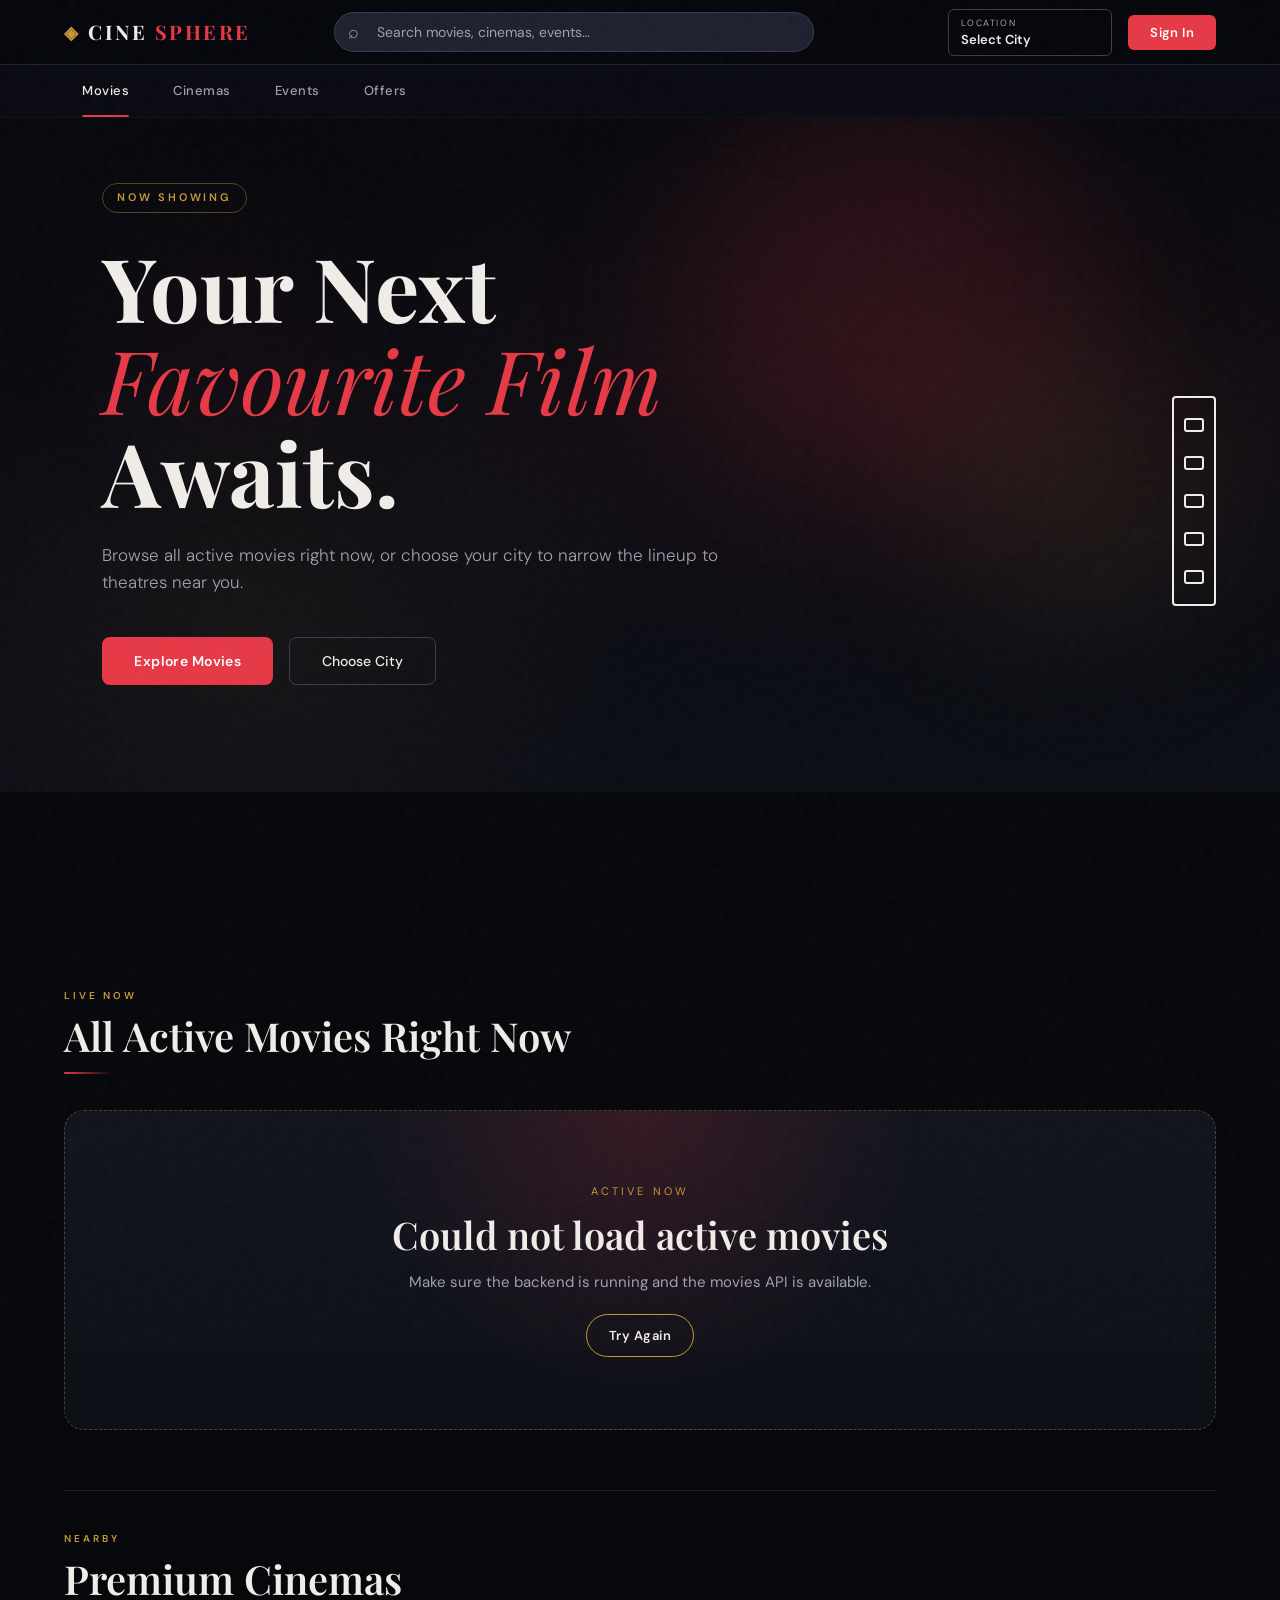
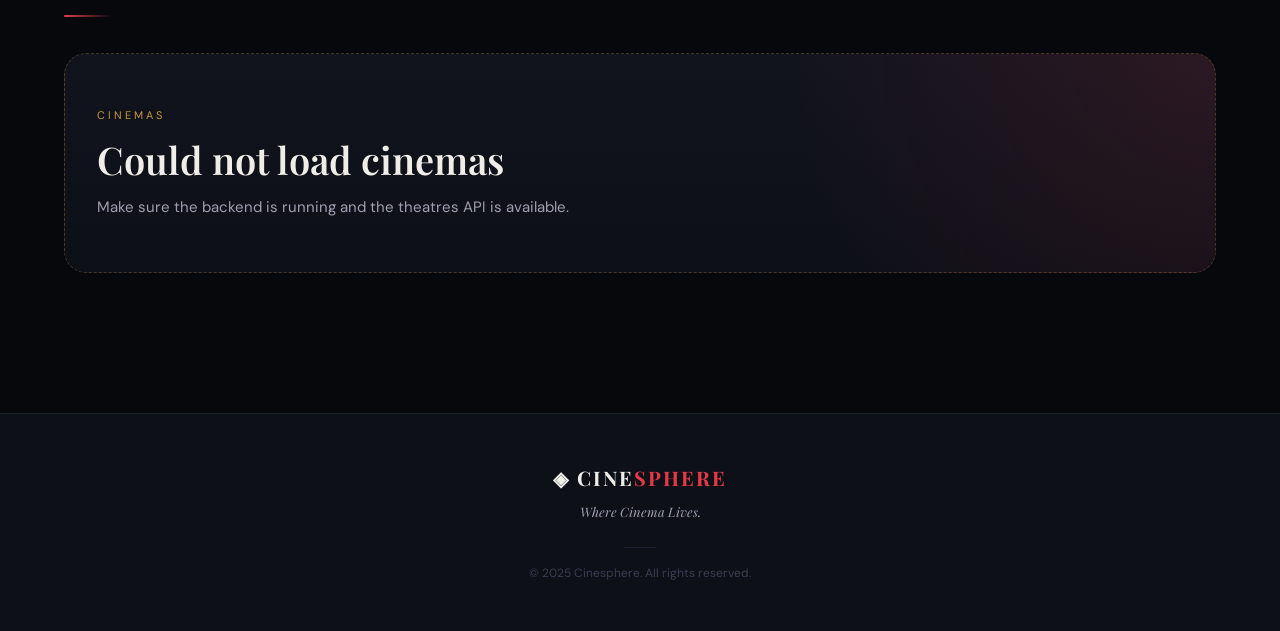
<file: index.html>
<!DOCTYPE html>
<html lang="en">

<head>
    <meta charset="UTF-8">
    <meta name="viewport" content="width=device-width, initial-scale=1.0">
    <title>Cinesphere — Where Cinema Lives</title>
    <link rel="stylesheet" href="index.css">
    <link rel="preconnect" href="https://fonts.googleapis.com">
    <link rel="preconnect" href="https://fonts.gstatic.com" crossorigin>
    <link href="https://fonts.googleapis.com/css2?family=Playfair+Display:ital,wght@0,400;0,600;0,700;1,400&family=DM+Sans:wght@300;400;500;600&display=swap" rel="stylesheet">
</head>

<body>

    <!-- Film grain overlay -->
    <div class="grain-overlay"></div>

    <!-- NAVBAR -->
    <nav class="navbar" id="navbar">
        <div class="nav-inner">
            <div class="logo">
                <span class="logo-icon">◈</span>
                CINE<span class="logo-accent">SPHERE</span>
            </div>

            <div class="search-bar">
                <span class="search-icon">⌕</span>
                <input type="search" placeholder="Search movies, cinemas, events…">
            </div>

            <div class="nav-right">
                <button id="cityPickerBtn" class="city-picker-btn" type="button" aria-haspopup="dialog" aria-controls="cityModal">
                    <span class="city-picker-kicker">Location</span>
                    <span id="selectedCityText">Select City</span>
                </button>

                <div id="nav-auth">
                    <button id="authBtn" class="login-btn">
                        <span>Sign In</span>
                    </button>
                    <div id="profile-dropdown" class="dropdown-content" style="display:none;">
                        <div class="user-info">
                            <div class="user-avatar-large">👤</div>
                            <strong id="user-name-display"></strong>
                            <span id="user-email-display"></span>
                            <span id="user-phone-display"></span>
                        </div>
                        <div class="dropdown-divider"></div>
                        <a href="my-bookings.html" class="dropdown-link">
                            <span class="dropdown-icon">🎟</span> My Bookings
                        </a>
                        <a href="#" class="dropdown-link logout-link" onclick="logout()">
                            <span class="dropdown-icon">⎋</span> Sign Out
                        </a>
                    </div>
                </div>
            </div>
        </div>

        <div class="nav-strip">
            <ul class="nav-links">
                <li id="showAllMovies" class="nav-link-item active-nav">
                    <span>Movies</span>
                    <div class="nav-underline"></div>
                </li>
                <li id="showAllCinemas" class="nav-link-item">
                    <span>Cinemas</span>
                    <div class="nav-underline"></div>
                </li>
                <li class="nav-link-item">
                    <span>Events</span>
                    <div class="nav-underline"></div>
                </li>
                <li class="nav-link-item">
                    <span>Offers</span>
                    <div class="nav-underline"></div>
                </li>
            </ul>
        </div>
    </nav>

    <!-- HERO BANNER -->
    <section class="hero-banner">
        <div class="hero-bg">
            <div class="hero-gradient"></div>
            <div class="hero-orbs">
                <div class="orb orb-1"></div>
                <div class="orb orb-2"></div>
                <div class="orb orb-3"></div>
            </div>
        </div>
        <div class="hero-content">
            <div class="hero-eyebrow">NOW SHOWING</div>
            <h1 class="hero-title">Your Next<br><em>Favourite Film</em><br>Awaits.</h1>
            <p class="hero-subtitle" id="heroSubtitle">Browse all active movies right now, or choose your city to narrow the lineup to theatres near you.</p>
            <div class="hero-actions">
                <button class="btn-primary" id="exploreMoviesBtn" type="button">
                    Explore Movies
                </button>
                <button class="btn-ghost" id="chooseCityBtn" type="button">
                    Choose City
                </button>
            </div>
        </div>
        <div class="hero-decoration">
            <div class="film-strip">
                <div class="strip-hole"></div>
                <div class="strip-hole"></div>
                <div class="strip-hole"></div>
                <div class="strip-hole"></div>
                <div class="strip-hole"></div>
            </div>
        </div>
    </section>

    <!-- MAIN CONTENT -->
    <main class="content">

        <!-- Movies Section -->
        <section class="movies-section" id="moviesSection">
            <div class="section-header">
                <div class="section-label" id="moviesSectionLabel">LIVE NOW</div>
                <h2 class="section-title" id="moviesSectionTitle">All Active Movies Right Now</h2>
                <div class="section-line"></div>
            </div>
            <div class="movie-grid" id="movieGrid">
                <!-- Skeleton loaders -->
                <div class="skeleton-card"></div>
                <div class="skeleton-card"></div>
                <div class="skeleton-card"></div>
                <div class="skeleton-card"></div>
                <div class="skeleton-card"></div>
            </div>
        </section>

        <!-- Cinemas Section -->
        <section class="cinemas-section" id="cinemasSection">
            <div class="section-header">
                <div class="section-label">NEARBY</div>
                <h2 class="section-title">Premium Cinemas</h2>
                <div class="section-line"></div>
            </div>
            <div class="cinema-list-shell" id="cinemaGrid">
                <div class="cinema-list-state">
                    <div class="movie-grid-state-eyebrow">CINEMAS</div>
                    <h3 class="movie-grid-state-title">Loading theatres...</h3>
                    <p class="movie-grid-state-copy">Fetching theatres available for your current city selection.</p>
                </div>
            </div>
        </section>

    </main>

    <!-- FOOTER -->
    <footer class="footer">
        <div class="footer-inner">
            <div class="footer-logo">◈ CINE<span>SPHERE</span></div>
            <p class="footer-tagline">Where Cinema Lives.</p>
            <div class="footer-line"></div>
            <p class="footer-copy">© 2025 Cinesphere. All rights reserved.</p>
        </div>
    </footer>

    <div id="cityModal" class="city-modal" aria-hidden="true">
        <div class="city-modal-backdrop" data-close-city-modal></div>
        <div class="city-modal-panel" role="dialog" aria-modal="true" aria-labelledby="cityModalTitle">
            <button class="city-modal-close" id="closeCityModalBtn" type="button" aria-label="Close city selection">&times;</button>

            <div class="city-modal-header">
                <div class="city-modal-kicker">CHOOSE YOUR CITY</div>
                <h3 class="city-modal-title" id="cityModalTitle">Find movies playing near you</h3>
                <p class="city-modal-copy">Search your city, pick a popular one, or continue browsing all active movies across cities.</p>
            </div>

            <div class="city-search-shell">
                <input type="search" id="citySearchInput" class="city-search-input" placeholder="Search for your city">
            </div>

            <div class="city-modal-actions">
                <button id="showAllCitiesMoviesBtn" class="city-all-btn" type="button">Browse All Active Movies</button>
                <span id="citySelectionStatus" class="city-selection-status">No city selected</span>
            </div>

            <div class="city-picker-block">
                <div class="city-block-header">
                    <span class="city-block-kicker">POPULAR CITIES</span>
                    <span class="city-block-meta">Quick picks</span>
                </div>
                <div id="popularCitiesGrid" class="city-popular-grid"></div>
            </div>

            <div class="city-picker-block">
                <div class="city-block-header">
                    <span class="city-block-kicker">ALL CITIES</span>
                    <span id="cityResultsMeta" class="city-block-meta"></span>
                </div>
                <div id="cityResults" class="city-results-list"></div>
            </div>
        </div>
    </div>

    <!-- AUTH MODAL -->
    <div id="authModal" class="modal">
        <div class="modal-backdrop"></div>
        <div class="modal-content">
            <button class="close-btn" id="closeBtn">✕</button>

            <div class="modal-brand">
                <span class="modal-brand-icon">◈</span>
                <span>CINESPHERE</span>
            </div>

            <div class="form-toggle">
                <button id="toggleLogin" class="toggle-btn active">Sign In</button>
                <button id="toggleRegister" class="toggle-btn">Register</button>
                <div class="toggle-slider"></div>
            </div>

            <form id="loginForm" class="auth-form">
                <p class="form-subtitle">Welcome back. Sign in to continue.</p>
                <div class="input-group">
                    <label>Email Address</label>
                    <input type="email" id="email" placeholder="you@example.com" required>
                </div>
                <div class="input-group">
                    <label>Password</label>
                    <input type="password" id="password" placeholder="••••••••" required>
                </div>
                <button type="submit" class="submit-btn">
                    <span>Sign In</span>
                    <span class="btn-arrow">→</span>
                </button>
            </form>

            <form id="registerForm" class="auth-form hidden">
                <p class="form-subtitle">Create your account to get started.</p>
                <div class="input-group">
                    <label>Full Name</label>
                    <input type="text" id="regName" placeholder="John Doe" required>
                </div>
                <div class="input-group">
                    <label>Email Address</label>
                    <input type="email" id="regEmail" placeholder="you@example.com" required>
                </div>
                <div class="input-group">
                    <label>Phone Number</label>
                    <input type="tel" id="regPhone" placeholder="+91 98765 43210" required>
                </div>
                <div class="input-group">
                    <label>Password</label>
                    <input type="password" id="regPassword" placeholder="••••••••" required>
                </div>
                <button type="submit" class="submit-btn">
                    <span>Create Account</span>
                    <span class="btn-arrow">→</span>
                </button>
            </form>
        </div>
    </div>

    <!-- TOAST NOTIFICATION -->
    <div id="toast" class="toast"></div>

    <script src="error-handler.js"></script>
    <script src="index.js"></script>
</body>

</html>
</file>
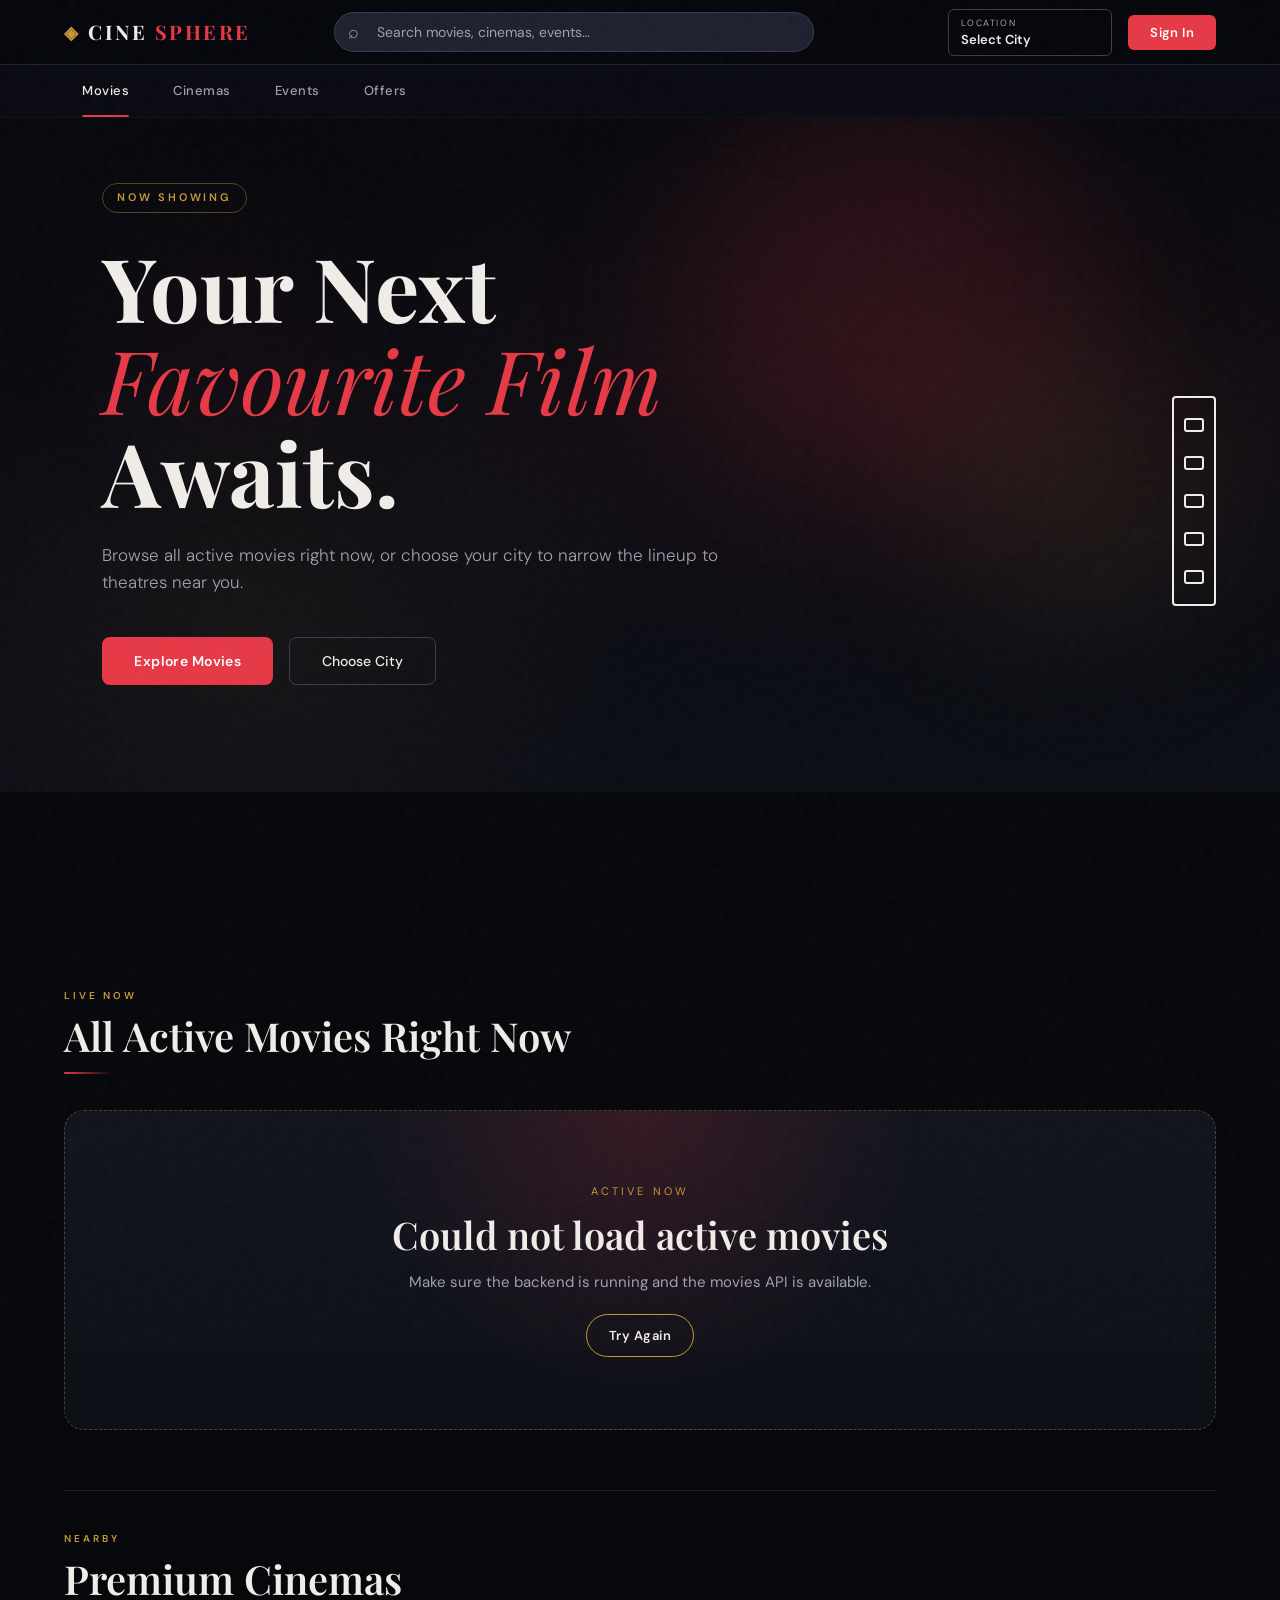
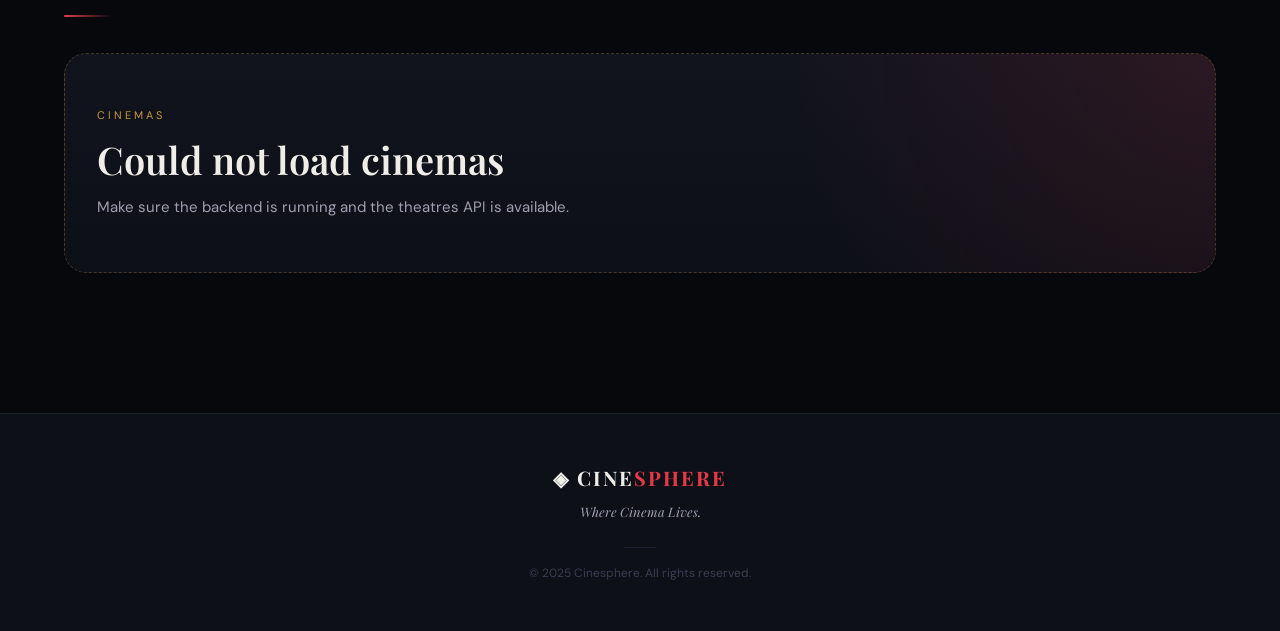
<file: admin.html>
<!DOCTYPE html>
<html lang="en">
<head>
    <meta charset="UTF-8">
    <meta name="viewport" content="width=device-width, initial-scale=1.0">
    <title>Cinesphere — Admin Panel</title>
    <link rel="stylesheet" href="admin.css">
    <link rel="preconnect" href="https://fonts.googleapis.com">
    <link rel="preconnect" href="https://fonts.gstatic.com" crossorigin>
    <link href="https://fonts.googleapis.com/css2?family=Playfair+Display:ital,wght@0,400;0,600;0,700;1,400&family=DM+Sans:wght@300;400;500;600&display=swap" rel="stylesheet">
    <link rel="stylesheet" href="https://cdnjs.cloudflare.com/ajax/libs/font-awesome/6.5.1/css/all.min.css">
</head>

<body class="admin-body">

    <!-- Film grain -->
    <div class="grain-overlay"></div>

    <div class="admin-container">

        <!-- ── SIDEBAR ── -->
        <nav class="sidebar">
            <div class="sidebar-brand">
                <span class="brand-icon">◈</span>
                <div class="brand-text">
                    <span class="brand-name">CINESPHERE</span>
                    <span class="brand-sub">Admin Console</span>
                </div>
            </div>

            <div class="sidebar-section-label">NAVIGATION</div>

            <ul class="nav-links">
                <li>
                    <a href="#" class="active" id="nav-overview">
                        <span class="nav-icon"><i class="fa-solid fa-gauge-high"></i></span>
                        <span class="nav-text">Overview</span>
                        <span class="nav-pip"></span>
                    </a>
                </li>
                <li>
                    <a href="#" id="nav-theaters">
                        <span class="nav-icon"><i class="fa-solid fa-building"></i></span>
                        <span class="nav-text">Theaters</span>
                        <span class="nav-pip"></span>
                    </a>
                </li>
                <li>
                    <a href="#" id="nav-movies">
                        <span class="nav-icon"><i class="fa-solid fa-clapperboard"></i></span>
                        <span class="nav-text">Movies</span>
                        <span class="nav-pip"></span>
                    </a>
                </li>
                <li>
                    <a href="#" id="nav-shows">
                        <span class="nav-icon"><i class="fa-solid fa-calendar-check"></i></span>
                        <span class="nav-text">Show Schedules</span>
                        <span class="nav-pip"></span>
                    </a>
                </li>
                <li>
                    <a href="#" id="nav-users">
                        <span class="nav-icon"><i class="fa-solid fa-users"></i></span>
                        <span class="nav-text">Users</span>
                        <span class="nav-pip"></span>
                    </a>
                </li>
                <li>
                    <a href="#" id="nav-bookings">
                        <span class="nav-icon"><i class="fa-solid fa-ticket"></i></span>
                        <span class="nav-text">Bookings</span>
                        <span class="nav-pip"></span>
                    </a>
                </li>
                <li>
                    <a href="#" id="nav-payments">
                        <span class="nav-icon"><i class="fa-solid fa-indian-rupee-sign"></i></span>
                        <span class="nav-text">Payments</span>
                        <span class="nav-pip"></span>
                    </a>
                </li>
            </ul>

            <div class="sidebar-footer">
                <a href="index.html" class="sidebar-home-link">
                    <i class="fa-solid fa-arrow-left"></i> Back to Site
                </a>
                <button class="logout-btn" onclick="handleLogout()">
                    <i class="fa-solid fa-right-from-bracket"></i>
                    <span>Sign Out</span>
                </button>
            </div>
        </nav>

        <!-- ── MAIN CONTENT ── -->
        <main class="main-content">

            <header class="main-header">
                <div class="header-left">
                    <div class="breadcrumb">Admin / <span id="breadcrumb-current">Overview</span></div>
                    <h1 class="page-title" id="page-title">Dashboard Overview</h1>
                </div>
                <div class="header-right">
                    <div class="header-admin-badge">
                        <div class="admin-avatar">A</div>
                        <div class="admin-info">
                            <span class="admin-name">Administrator</span>
                            <span class="admin-role">Full Access</span>
                        </div>
                    </div>
                </div>
            </header>

            <div id="dynamic-content" class="dynamic-content">
                <div class="loading-state">
                    <div class="loader-ring"></div>
                    <p>Loading Dashboard…</p>
                </div>
            </div>

        </main>
    </div>

    <!-- ── MOVIE MODAL ── -->
    <div id="movie-modal" class="modal-overlay">
        <div class="modal-box">
            <div class="modal-header">
                <div class="modal-title-group">
                    <span class="modal-icon"><i class="fa-solid fa-clapperboard"></i></span>
                    <h2 id="movie-modal-title">Add New Movie</h2>
                </div>
                <button class="modal-close" onclick="closeModal()">✕</button>
            </div>
            <form id="movie-form" class="admin-form">
                <div class="form-group">
                    <label>Movie Title</label>
                    <input type="text" id="movie-title" placeholder="e.g. Interstellar" required>
                </div>
                <div class="form-row">
                    <div class="form-group">
                        <label>Genre</label>
                        <input type="text" id="movie-genre" placeholder="Action, Sci-Fi" required>
                    </div>
                    <div class="form-group">
                        <label>Duration (mins)</label>
                        <input type="number" id="movie-duration" placeholder="150" required>
                    </div>
                </div>
                <div class="form-group">
                    <label>Description</label>
                    <textarea id="movie-desc" rows="3" placeholder="Brief synopsis…" required></textarea>
                </div>
                <div class="form-row">
                    <div class="form-group">
                        <label>Release Date</label>
                        <input type="date" id="movie-date" required>
                    </div>
                    <div class="form-group">
                        <label>Language</label>
                        <input type="text" id="movie-language" placeholder="English, Hindi" required>
                    </div>
                </div>
                <div class="form-group">
                    <label>Movie Poster</label>
                    <div class="file-drop" id="file-drop-zone">
                        <i class="fa-solid fa-cloud-arrow-up"></i>
                        <span>Click to upload or drag & drop</span>
                        <input type="file" id="movie-image" accept="image/*" required>
                    </div>
                </div>
                <div class="modal-actions">
                    <button type="button" class="btn-cancel" onclick="closeModal()">Cancel</button>
                    <button type="submit" class="btn-submit">
                        <i class="fa-solid fa-floppy-disk"></i> Save Movie
                    </button>
                </div>
            </form>
        </div>
    </div>

    <!-- ── THEATER MODAL ── -->
    <div id="theater-modal" class="modal-overlay">
        <div class="modal-box">
            <div class="modal-header">
                <div class="modal-title-group">
                    <span class="modal-icon"><i class="fa-solid fa-building"></i></span>
                    <h2 id="theater-modal-title">Add New Theater</h2>
                </div>
                <button class="modal-close" onclick="closeTheaterModal()">✕</button>
            </div>
            <form id="theater-form" class="admin-form">
                <div class="form-group">
                    <label>Theater Name</label>
                    <input type="text" id="theater-name" placeholder="e.g. PVR: Saket" required>
                </div>
                <div class="form-row">
                    <div class="form-group">
                        <label>City</label>
                        <input type="text" id="theater-city" placeholder="e.g. Mumbai" required>
                    </div>
                </div>
                <div class="form-group">
                    <label>Full Address</label>
                    <textarea id="theater-address" rows="3" placeholder="Street, Area, Pincode" required></textarea>
                </div>
                <div class="modal-actions">
                    <button type="button" class="btn-cancel" onclick="closeTheaterModal()">Cancel</button>
                    <button type="submit" class="btn-submit">
                        <i class="fa-solid fa-floppy-disk"></i> Save Theater
                    </button>
                </div>
            </form>
        </div>
    </div>

    <!-- ── SHOW MODAL ── -->
    <div id="show-modal" class="modal-overlay" style="display:none;">
        <div class="modal-box">
            <div class="modal-header">
                <div class="modal-title-group">
                    <span class="modal-icon"><i class="fa-solid fa-calendar-plus"></i></span>
                    <h2>Schedule New Show</h2>
                </div>
                <button class="modal-close" onclick="document.getElementById('show-modal').style.display='none'">✕</button>
            </div>
            <form id="show-form" class="admin-form">
                <div class="form-group">
                    <label>Select Movie</label>
                    <select id="modal-movie-id" required></select>
                </div>
                <div class="form-group">
                    <label>Select Theatre</label>
                    <select id="modal-theatre-id" onchange="loadScreensForModal(this.value)" required>
                        <option value="">Choose a Theatre…</option>
                    </select>
                </div>
                <div class="form-group">
                    <label>Select Screen</label>
                    <select id="modal-screen-id" required>
                        <option value="">Select Theatre first…</option>
                    </select>
                </div>
                <div class="form-group">
                    <label>Start Date & Time</label>
                    <input type="datetime-local" id="modal-start-time" required>
                </div>
                <div class="price-grid">
                    <div class="form-group">
                        <label>Regular (₹)</label>
                        <input type="number" id="modal-reg-price" placeholder="200" required>
                    </div>
                    <div class="form-group">
                        <label>Premium (₹)</label>
                        <input type="number" id="modal-prem-price" placeholder="350" required>
                    </div>
                    <div class="form-group">
                        <label>VIP (₹)</label>
                        <input type="number" id="modal-vip-price" placeholder="600" required>
                    </div>
                </div>
                <div class="modal-actions">
                    <button type="button" class="btn-cancel" onclick="document.getElementById('show-modal').style.display='none'">Cancel</button>
                    <button type="button" class="btn-submit" onclick="submitShowForm()">
                        <i class="fa-solid fa-floppy-disk"></i> Save Show
                    </button>
                </div>
            </form>
        </div>
    </div>

    <!-- ── TOAST CONTAINER ── -->
    <div id="toast-container"></div>

    <script src="error-handler.js"></script>
    <script src="admin.js"></script>

    <!-- Auth Guard -->
    <script>
        (function () {
            const token = localStorage.getItem('token');
            if (!token) { window.location.href = 'index.html'; return; }
            try {
                const decoded = JSON.parse(atob(token.split('.')[1]));
                if (decoded.role !== 'ROLE_ADMIN') window.location.href = 'index.html';
            } catch (e) { window.location.href = 'index.html'; }
        })();
    </script>
</body>
</html>
</file>
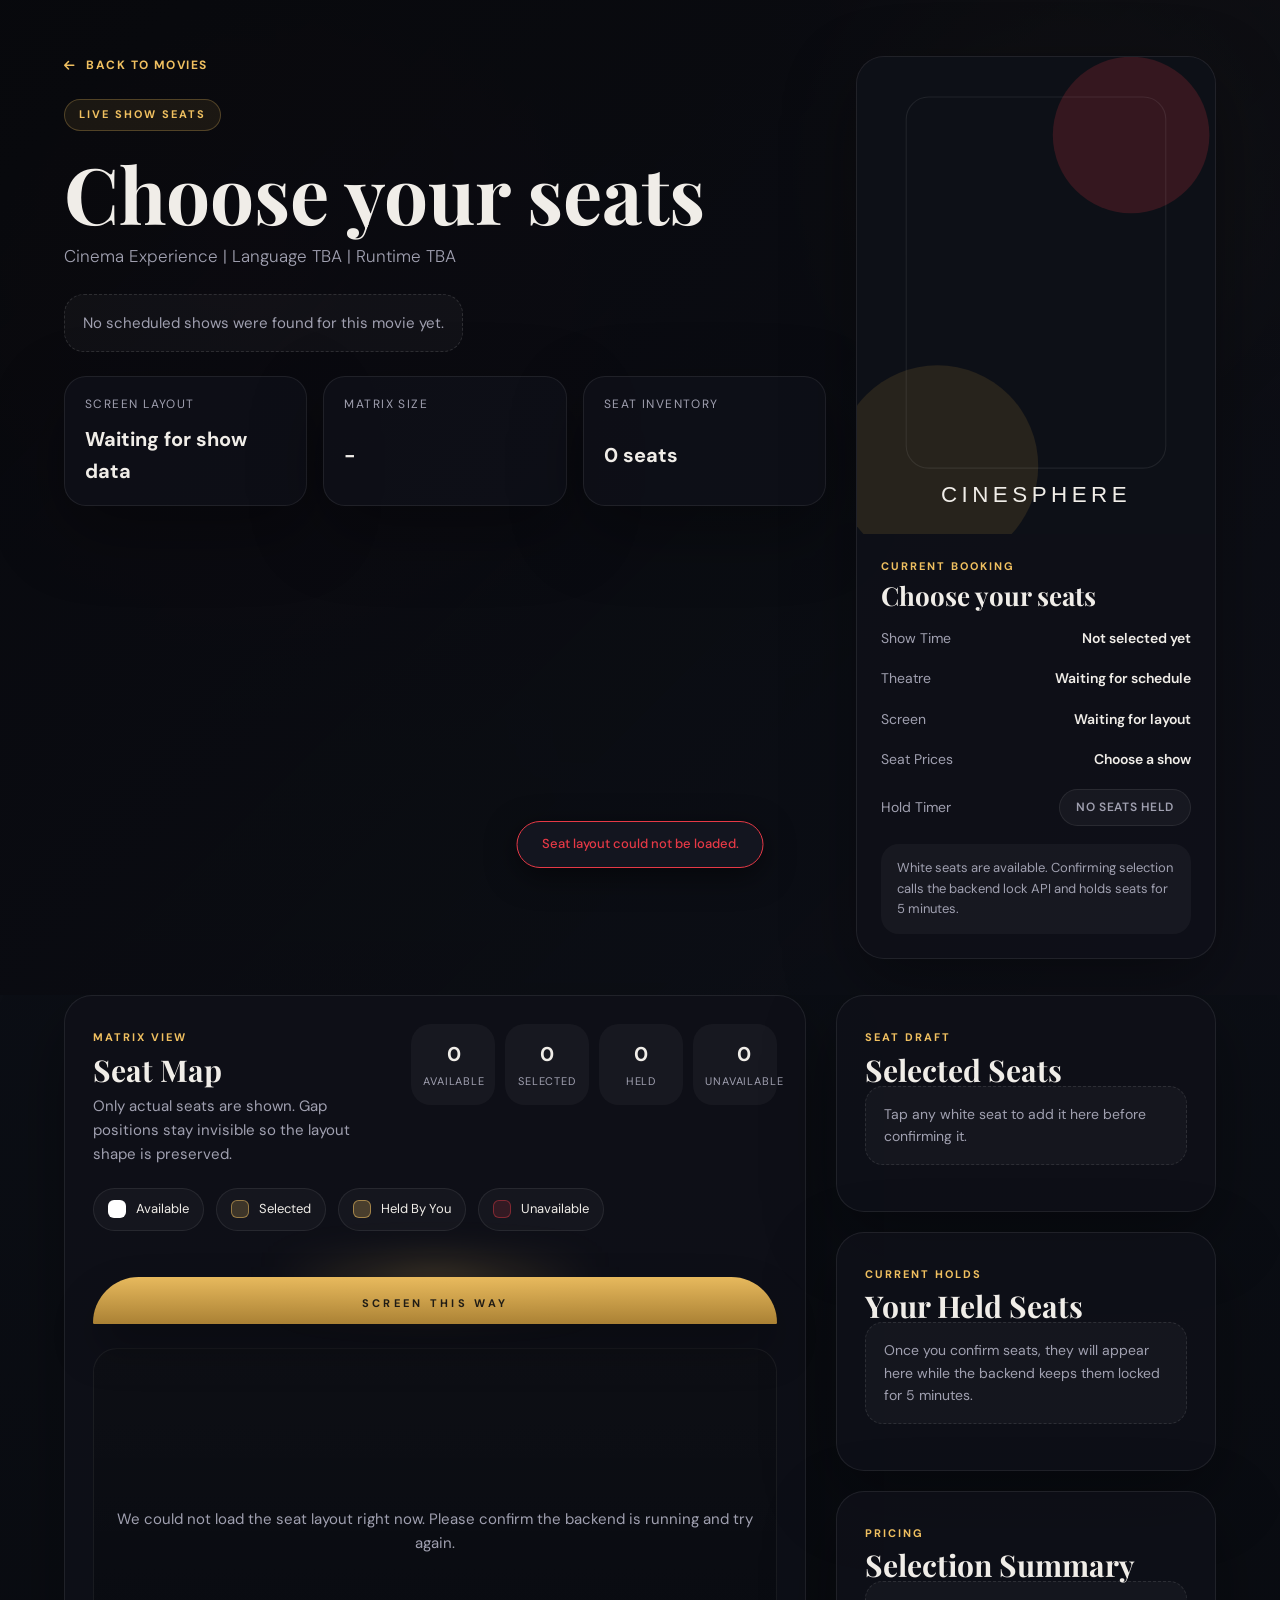
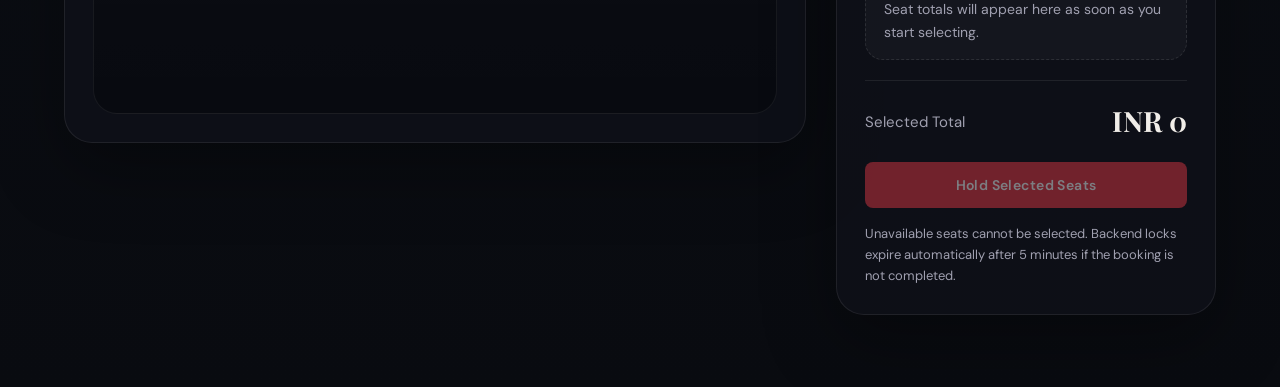
<file: book-seats.html>
<!DOCTYPE html>
<html lang="en">

<head>
    <meta charset="UTF-8">
    <meta name="viewport" content="width=device-width, initial-scale=1.0">
    <title>Book Seats | CineSphere</title>
    <link rel="stylesheet" href="https://cdnjs.cloudflare.com/ajax/libs/font-awesome/6.5.2/css/all.min.css">
    <link rel="stylesheet" href="index.css">
    <link rel="stylesheet" href="book-seats.css">
</head>

<body class="booking-page">
    <main class="booking-shell">
        <section class="booking-hero">
            <div id="heroBackdrop" class="booking-hero-backdrop"></div>

            <div class="booking-hero-grid">
                <div class="booking-copy">
                    <a class="booking-back-link" href="index.html#moviesSection">
                        <i class="fa-solid fa-arrow-left"></i>
                        Back to movies
                    </a>

                    <span id="bookingModeBadge" class="booking-eyebrow">Seat Selection</span>

                    <div class="booking-title-block">
                        <h1 id="movieTitle">Choose your seats</h1>
                        <p id="movieMeta" class="booking-subtitle">
                            The matrix is loaded from the selected show, with only real seats displayed to the user.
                        </p>
                    </div>

                    <div id="showtimePicker" class="showtime-picker">
                        <div class="showtime-placeholder">Loading scheduled shows...</div>
                    </div>

                    <div class="booking-highlights">
                        <article class="booking-highlight-card">
                            <span>Screen Layout</span>
                            <strong id="highlightScreen">Waiting for screen data</strong>
                        </article>
                        <article class="booking-highlight-card">
                            <span>Matrix Size</span>
                            <strong id="highlightMatrix">-</strong>
                        </article>
                        <article class="booking-highlight-card">
                            <span>Seat Inventory</span>
                            <strong id="highlightInventory">0 seats</strong>
                        </article>
                    </div>
                </div>

                <aside class="booking-summary-card">
                    <div class="booking-poster-card">
                        <img id="moviePoster" src="" alt="Movie poster">
                    </div>

                    <div class="booking-summary-stack">
                        <div class="summary-header">
                            <span class="summary-kicker">Current Booking</span>
                            <strong id="summaryMovieTitle">Choose a show</strong>
                        </div>

                        <div class="summary-row">
                            <span>Show Time</span>
                            <strong id="summaryShowTime">Not selected yet</strong>
                        </div>
                        <div class="summary-row">
                            <span>Theatre</span>
                            <strong id="summaryTheatre">Waiting for schedule</strong>
                        </div>
                        <div class="summary-row">
                            <span>Screen</span>
                            <strong id="summaryScreen">Waiting for layout</strong>
                        </div>
                        <div class="summary-row">
                            <span>Seat Prices</span>
                            <strong id="summaryPrices">Choose a show</strong>
                        </div>
                        <div class="summary-row hold-timer-row">
                            <span>Hold Timer</span>
                            <strong id="holdTimerBadge" class="hold-timer-badge inactive">No seats held</strong>
                        </div>

                        <div id="statusNotice" class="summary-note">
                            White seats are available. Confirming selection sends the lock request to the backend and
                            holds those seats for 5 minutes.
                        </div>
                    </div>
                </aside>
            </div>
        </section>

        <section class="booking-content">
            <section class="booking-panel booking-layout-panel">
                <div class="booking-panel-head">
                    <div>
                        <span class="booking-panel-kicker">Matrix View</span>
                        <h2>Seat Map</h2>
                        <p>Only actual seats are shown. Gap positions stay invisible so the layout shape is preserved.</p>
                    </div>

                    <div class="seat-stats-grid">
                        <article class="seat-stat-card">
                            <strong id="availableCount">0</strong>
                            <span>Available</span>
                        </article>
                        <article class="seat-stat-card">
                            <strong id="selectedCount">0</strong>
                            <span>Selected</span>
                        </article>
                        <article class="seat-stat-card">
                            <strong id="lockedCount">0</strong>
                            <span>Held</span>
                        </article>
                        <article class="seat-stat-card">
                            <strong id="bookedCount">0</strong>
                            <span>Unavailable</span>
                        </article>
                    </div>
                </div>

                <div class="seat-legend">
                    <div class="legend-chip">
                        <span class="legend-swatch status-AVAILABLE"></span>
                        Available
                    </div>
                    <div class="legend-chip">
                        <span class="legend-swatch status-SELECTED"></span>
                        Selected
                    </div>
                    <div class="legend-chip">
                        <span class="legend-swatch status-LOCKED"></span>
                        Held By You
                    </div>
                    <div class="legend-chip">
                        <span class="legend-swatch status-UNAVAILABLE"></span>
                        Unavailable
                    </div>
                </div>

                <div class="screen-ribbon-wrap">
                    <div class="screen-ribbon-glow"></div>
                    <div class="screen-ribbon">SCREEN THIS WAY</div>
                </div>

                <div id="seatMapWrap" class="seat-map-wrap">
                    <div id="seatMapState" class="seat-map-state">
                        Loading the seat matrix...
                    </div>
                    <div id="seatMap" class="seat-map hidden"></div>
                </div>
            </section>

            <aside class="booking-sidebar">
                <section class="booking-panel booking-sidebar-panel">
                    <div class="sidebar-head">
                        <div>
                            <span class="booking-panel-kicker">Seat Draft</span>
                            <h3>Selected Seats</h3>
                        </div>
                    </div>

                    <div id="selectedSeatsEmpty" class="sidebar-empty">
                        Tap any white seat to add it here before confirming it.
                    </div>
                    <div id="selectedSeatsList" class="seat-chip-list"></div>
                </section>

                <section class="booking-panel booking-sidebar-panel">
                    <div class="sidebar-head">
                        <div>
                            <span class="booking-panel-kicker">Current Holds</span>
                            <h3>Your Held Seats</h3>
                        </div>
                        <div id="holdCountdownPill" class="hold-countdown-pill hidden">05:00 left</div>
                    </div>

                    <div id="lockedSeatsEmpty" class="sidebar-empty">
                        Once you confirm seats, they will appear here while the backend keeps them locked for 5 minutes.
                    </div>
                    <div id="lockedSeatsList" class="seat-chip-list"></div>
                </section>

                <section class="booking-panel booking-sidebar-panel">
                    <div class="sidebar-head">
                        <div>
                            <span class="booking-panel-kicker">Pricing</span>
                            <h3>Selection Summary</h3>
                        </div>
                    </div>

                    <div id="priceBreakdown" class="price-breakdown">
                        <div class="price-empty">Seat totals will appear here as soon as you start selecting.</div>
                    </div>

                    <div class="price-total-row">
                        <span id="summaryTotalLabel">Selected Total</span>
                        <strong id="summaryTotal">INR 0</strong>
                    </div>

                    <button id="lockSeatsBtn" class="btn-primary lock-btn" type="button" disabled>
                        Hold Selected Seats
                    </button>

                    <p class="sidebar-footnote">
                        Unavailable seats cannot be selected. Backend locks expire automatically after 5 minutes if the
                        booking is not completed.
                    </p>
                </section>
            </aside>
        </section>
    </main>

    <div id="toast" class="toast"></div>

    <script src="error-handler.js"></script>
    <script src="book-seats.js"></script>
</body>

</html>
</file>
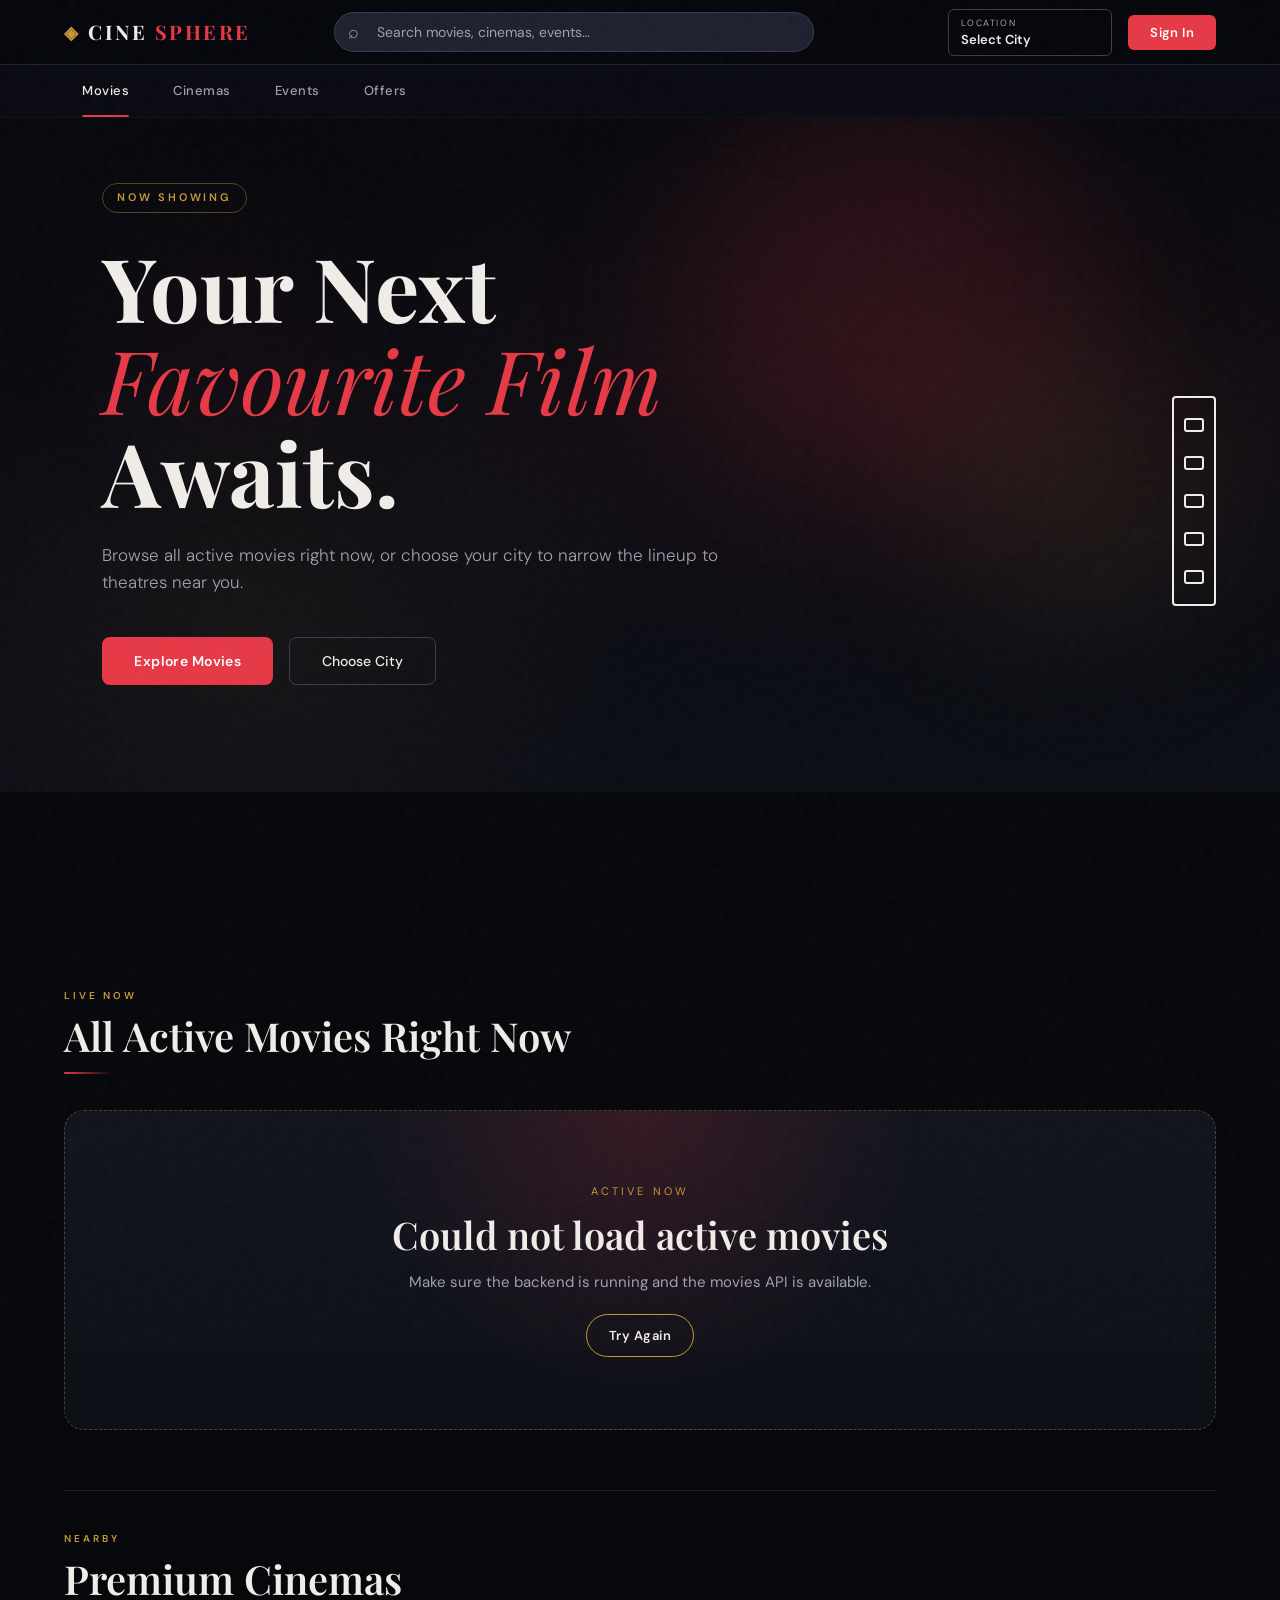
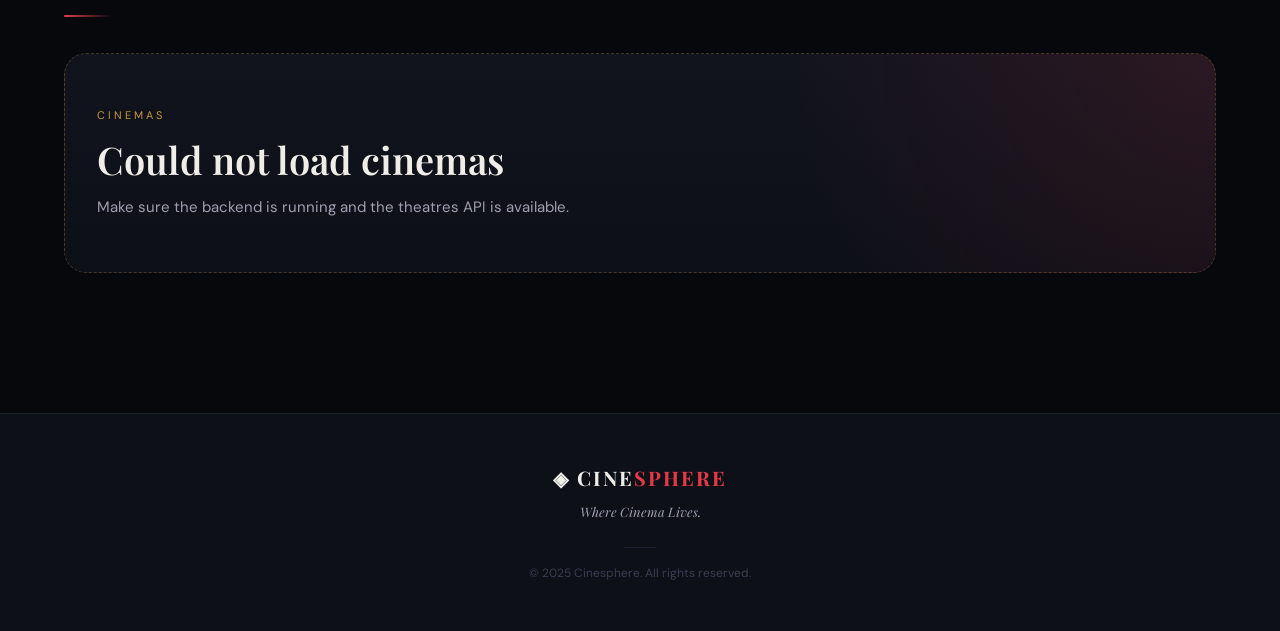
<file: checkout.html>
<!DOCTYPE html>
<html lang="en">
<head>
    <meta charset="UTF-8">
    <meta name="viewport" content="width=device-width, initial-scale=1.0">
    <title>Checkout | CineSphere</title>
    <link rel="preconnect" href="https://fonts.googleapis.com">
    <link rel="preconnect" href="https://fonts.gstatic.com" crossorigin>
    <link href="https://fonts.googleapis.com/css2?family=DM+Sans:wght@400;500;700&family=Playfair+Display:wght@600;700&display=swap" rel="stylesheet">
    <link rel="stylesheet" href="index.css">
    <link rel="stylesheet" href="checkout.css">
    <script src="https://checkout.razorpay.com/v1/checkout.js"></script>
</head>
<body class="checkout-page">
    <main class="checkout-shell">
        <section class="checkout-hero">
            <p class="checkout-kicker">Secure Checkout</p>
            <h1>Review your booking before payment.</h1>
            <p class="checkout-copy">Your selected seats are prepared for payment. Confirm the details below and continue with Razorpay.</p>
        </section>

        <section class="checkout-grid">
            <article class="checkout-card">
                <div class="card-head">
                    <div>
                        <p class="card-label">Movie</p>
                        <h2 id="displayMovie">Loading booking...</h2>
                    </div>
                    <span class="booking-chip" id="displayBookingId">Booking pending</span>
                </div>

                <div class="summary-grid">
                    <div class="summary-tile">
                        <span class="tile-label">Theatre</span>
                        <strong id="displayTheatre">-</strong>
                    </div>
                    <div class="summary-tile">
                        <span class="tile-label">Show Time</span>
                        <strong id="displayShowTime">-</strong>
                    </div>
                    <div class="summary-tile">
                        <span class="tile-label">Seats</span>
                        <strong id="displaySeatCount">-</strong>
                    </div>
                    <div class="summary-tile">
                        <span class="tile-label">Booked For</span>
                        <strong id="displayCustomer">-</strong>
                    </div>
                </div>

                <div class="seat-section">
                    <div class="seat-section-head">
                        <p class="card-label">Selected Seats</p>
                        <span id="displaySeatSummary">-</span>
                    </div>
                    <div class="seat-pill-list" id="displaySeatChips"></div>
                </div>
            </article>

            <aside class="checkout-card payment-card">
                <div class="card-head compact">
                    <div>
                        <p class="card-label">Payment</p>
                        <h2>Amount payable</h2>
                    </div>
                </div>

                <div class="amount-panel">
                    <span class="amount-value" id="displayAmount">&#8377;0.00</span>
                    <p>Protected checkout handled through Razorpay.</p>
                </div>

                <div id="paymentHoldTimer" class="payment-timer-card" hidden>
                    <div class="payment-timer-copy">
                        <span class="payment-timer-label">Seat hold remaining</span>
                        <strong id="paymentHoldCountdown">05:00</strong>
                    </div>
                    <p id="paymentHoldNote">Finish payment before the hold expires or these seats may be released.</p>
                </div>

                <div class="trust-list">
                    <div class="trust-item">
                        <span class="trust-dot"></span>
                        <span>Your booking reference is linked to this payment.</span>
                    </div>
                    <div class="trust-item">
                        <span class="trust-dot"></span>
                        <span>Successful payments will verify instantly before confirmation.</span>
                    </div>
                    <div class="trust-item">
                        <span class="trust-dot"></span>
                        <span>If anything fails, your draft stays available so you can retry.</span>
                    </div>
                </div>

                <div class="checkout-message" id="checkoutMessage" hidden></div>

                <div class="checkout-actions">
                    <button id="payBtn" class="primary-btn" type="button">
                        <span id="payBtnLabel">Pay with Razorpay</span>
                    </button>
                    <button id="backBtn" class="secondary-btn" type="button">Go Back</button>
                </div>
            </aside>
        </section>
    </main>

    <script src="error-handler.js"></script>
    <script src="checkout.js"></script>
</body>
</html>
</file>
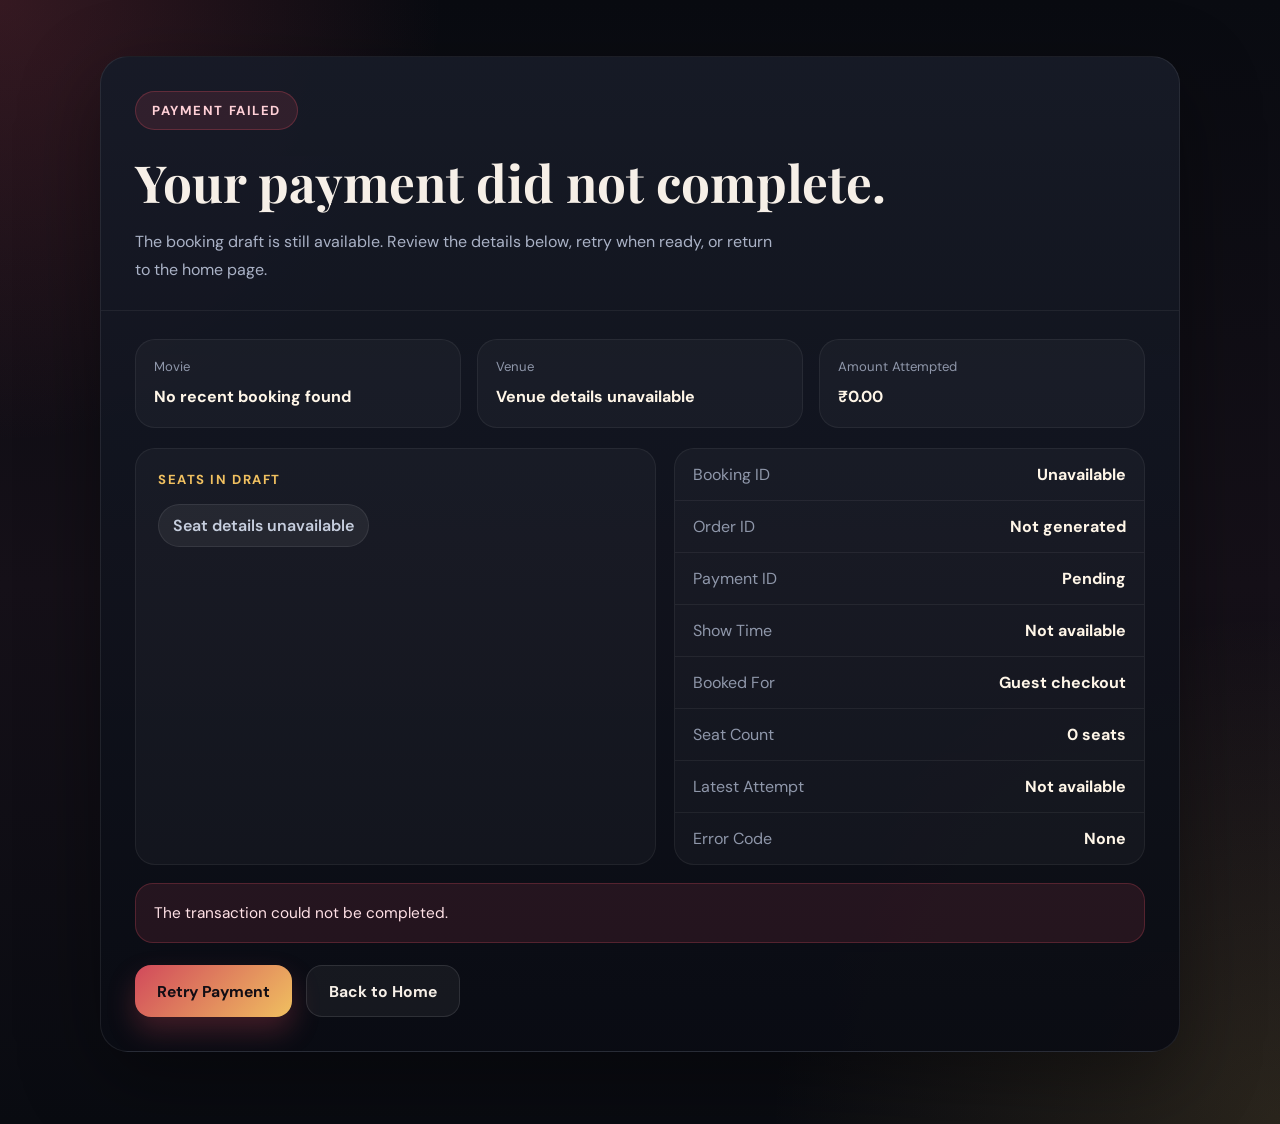
<file: failed.html>
<!DOCTYPE html>
<html lang="en">
<head>
    <meta charset="UTF-8">
    <meta name="viewport" content="width=device-width, initial-scale=1.0">
    <title>Payment Failed | CineSphere</title>
    <link rel="preconnect" href="https://fonts.googleapis.com">
    <link rel="preconnect" href="https://fonts.gstatic.com" crossorigin>
    <link href="https://fonts.googleapis.com/css2?family=DM+Sans:wght@400;500;700&family=Playfair+Display:wght@600;700&display=swap" rel="stylesheet">
    <link rel="stylesheet" href="payment-status.css">
</head>
<body class="payment-status-page failure" data-payment-status="failure">
    <main class="status-shell">
        <section class="status-panel">
            <header class="status-hero">
                <div class="status-badge failure">Payment Failed</div>
                <h1>Your payment did not complete.</h1>
                <p class="status-copy">The booking draft is still available. Review the details below, retry when ready, or return to the home page.</p>
            </header>

            <div class="status-content">
                <section class="highlight-grid">
                    <article class="highlight-card">
                        <span>Movie</span>
                        <strong id="statusMovie">Loading...</strong>
                    </article>
                    <article class="highlight-card">
                        <span>Venue</span>
                        <strong id="statusVenue">Loading...</strong>
                    </article>
                    <article class="highlight-card">
                        <span>Amount Attempted</span>
                        <strong id="statusAmount">Loading...</strong>
                    </article>
                </section>

                <section class="detail-layout">
                    <article class="detail-card">
                        <h2 class="detail-title">Seats In Draft</h2>
                        <div class="seat-list" id="statusSeats"></div>
                    </article>

                    <article class="detail-table">
                        <div class="detail-row">
                            <span>Booking ID</span>
                            <strong id="statusBookingId">-</strong>
                        </div>
                        <div class="detail-row">
                            <span>Order ID</span>
                            <strong id="statusOrderId">-</strong>
                        </div>
                        <div class="detail-row">
                            <span>Payment ID</span>
                            <strong id="statusPaymentId">-</strong>
                        </div>
                        <div class="detail-row">
                            <span>Show Time</span>
                            <strong id="statusShowTime">-</strong>
                        </div>
                        <div class="detail-row">
                            <span>Booked For</span>
                            <strong id="statusCustomer">-</strong>
                        </div>
                        <div class="detail-row">
                            <span>Seat Count</span>
                            <strong id="statusSeatCount">-</strong>
                        </div>
                        <div class="detail-row">
                            <span>Latest Attempt</span>
                            <strong id="statusTimestamp">-</strong>
                        </div>
                        <div class="detail-row">
                            <span>Error Code</span>
                            <strong id="statusCode">-</strong>
                        </div>
                    </article>
                </section>

                <div class="status-note failure" id="statusNote">The transaction could not be completed.</div>

                <div class="status-actions">
                    <button class="status-btn primary" id="retryBtn" type="button">Retry Payment</button>
                    <button class="status-btn secondary" type="button" data-go-home>Back to Home</button>
                </div>
            </div>
        </section>
    </main>

    <script src="error-handler.js"></script>
    <script src="payment-status.js"></script>
</body>
</html>
</file>
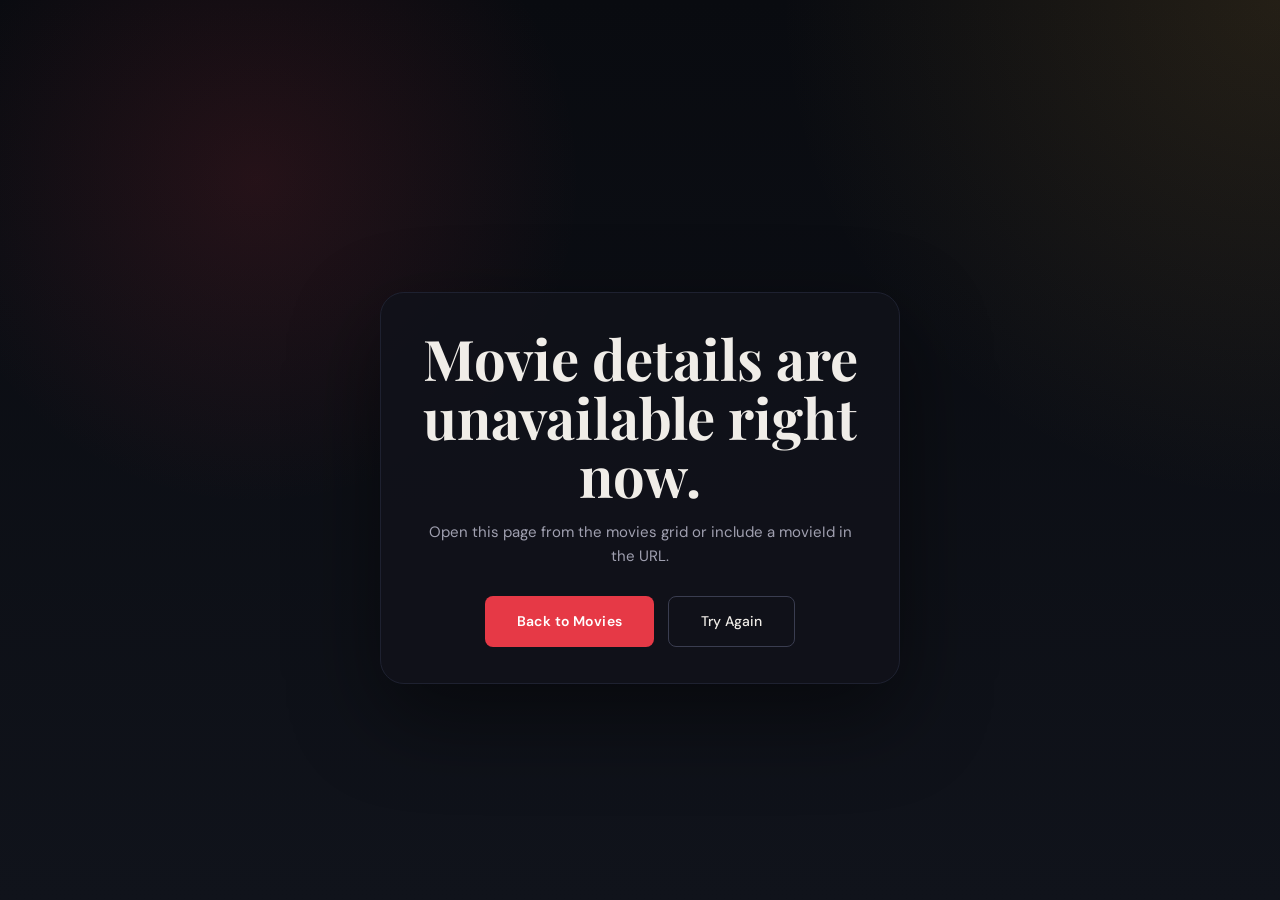
<file: movie-details.html>
<!DOCTYPE html>
<html lang="en">

<head>
    <meta charset="UTF-8">
    <meta name="viewport" content="width=device-width, initial-scale=1.0">
    <title>Movie Details | CineSphere</title>
    <link rel="stylesheet" href="https://cdnjs.cloudflare.com/ajax/libs/font-awesome/6.0.0/css/all.min.css">
    <link rel="stylesheet" href="index.css">
    <link rel="stylesheet" href="movie-details.css">
</head>

<body>
    <main id="detailsShell">
    </main>

    <div id="authModal" class="modal">
        <div class="modal-content">
            <span class="close-btn">&times;</span>

            <div class="form-container">
                <div class="form-toggle">
                    <button id="toggleLogin" class="active">Login</button>
                    <button id="toggleRegister">Register</button>
                </div>

                <form id="loginForm" class="auth-form">
                    <h2>Welcome Back</h2>
                    <input type="email" id="email" placeholder="Email Address" required>
                    <input type="password" id="password" placeholder="Password" required>
                    <button type="submit" class="submit-btn">Login</button>
                </form>

                <form id="registerForm" class="auth-form hidden">
                    <h2>Create Account</h2>
                    <input type="text" id="regName" placeholder="Full Name" required>
                    <input type="email" id="regEmail" placeholder="Email Address" required>
                    <input type="tel" id="regPhone" placeholder="Phone Number" required>
                    <input type="password" id="regPassword" placeholder="Password" required>
                    <button type="submit" class="submit-btn">Register</button>
                </form>
            </div>
        </div>
    </div>

    <div id="toast" class="toast"></div>

    <script src="error-handler.js"></script>
    <script src="movie-details.js"></script>
</body>

</html>
</file>
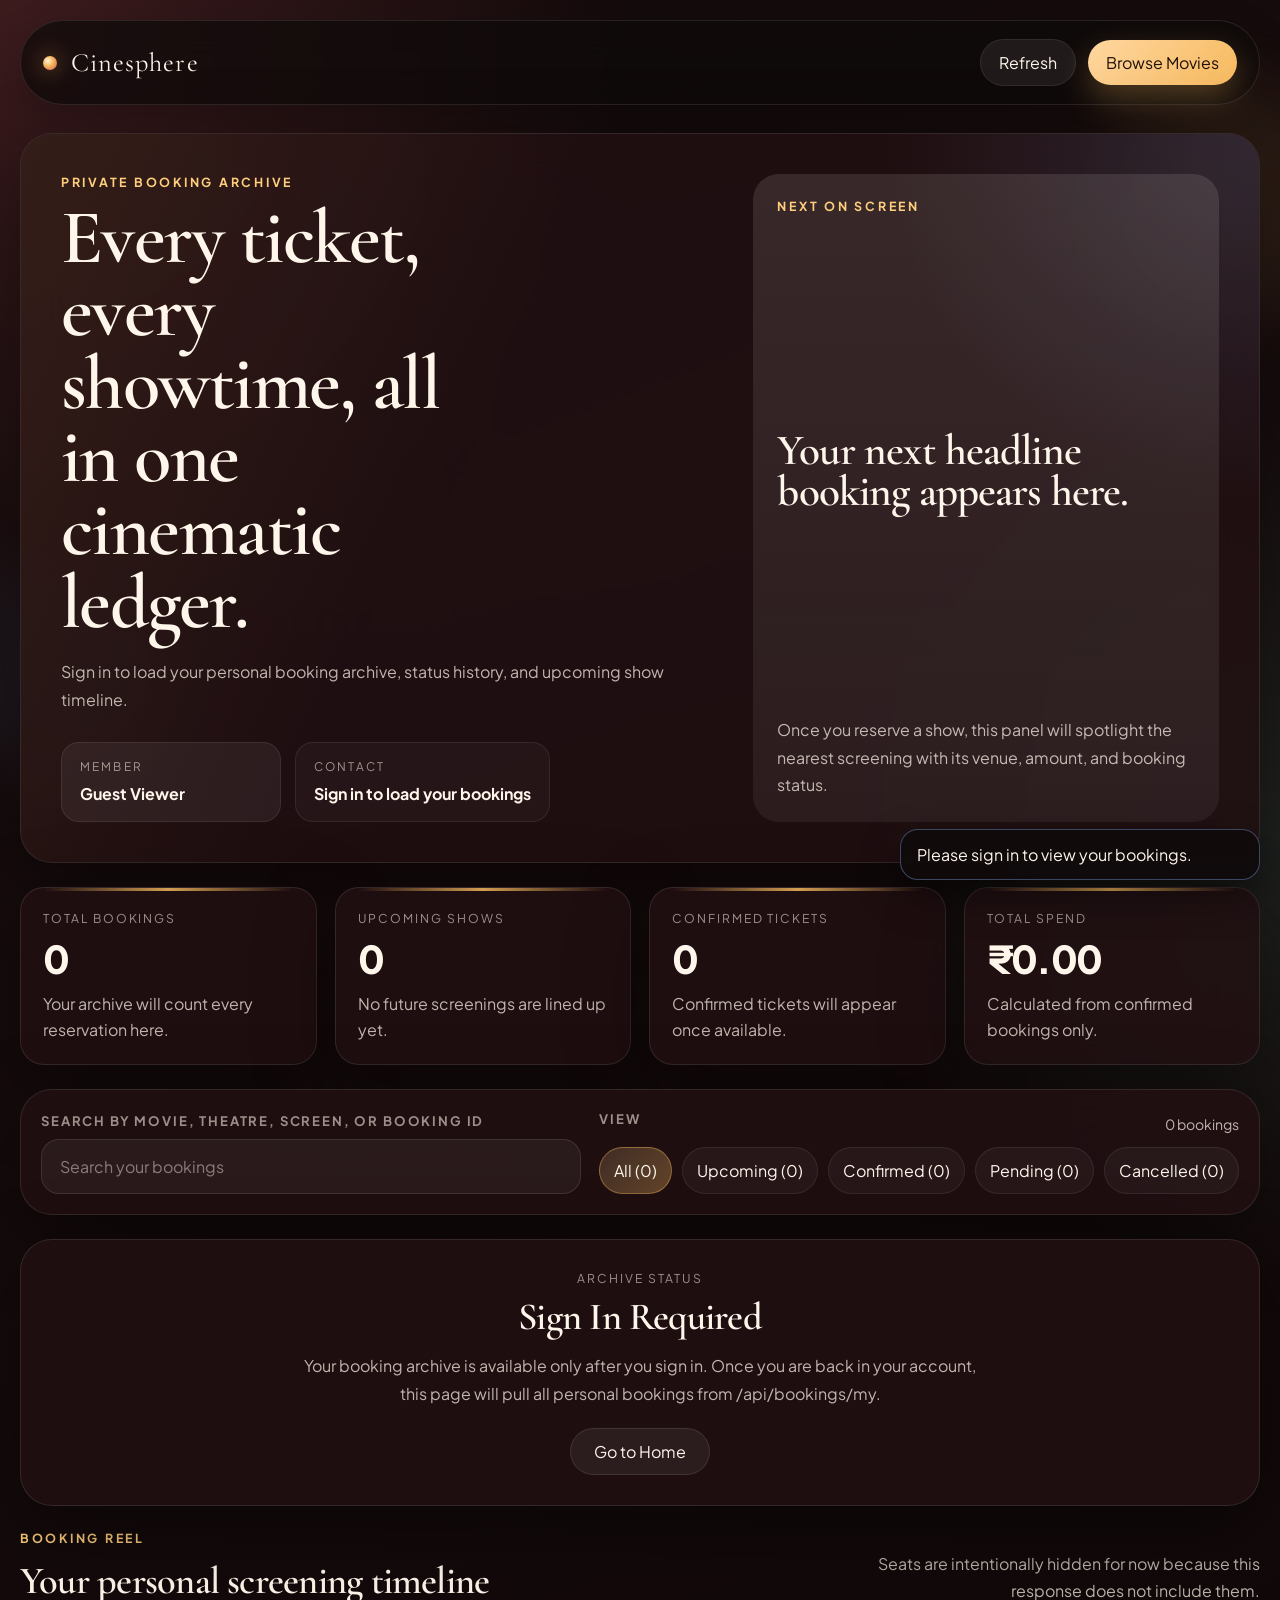
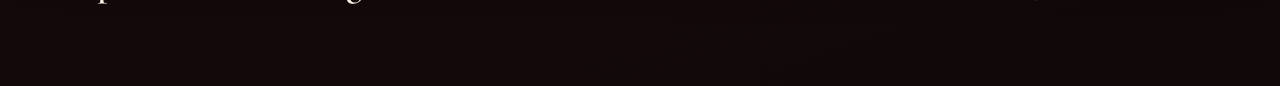
<file: my-bookings.html>
<!DOCTYPE html>
<html lang="en">

<head>
    <meta charset="UTF-8">
    <meta name="viewport" content="width=device-width, initial-scale=1.0">
    <title>Cinesphere | My Bookings</title>
    <link rel="preconnect" href="https://fonts.googleapis.com">
    <link rel="preconnect" href="https://fonts.gstatic.com" crossorigin>
    <link href="https://fonts.googleapis.com/css2?family=Cormorant+Garamond:wght@500;600;700&family=Plus+Jakarta+Sans:wght@400;500;600;700;800&display=swap" rel="stylesheet">
    <link rel="stylesheet" href="my-bookings.css">
</head>

<body class="bookings-body">
    <div class="background-orb orb-one"></div>
    <div class="background-orb orb-two"></div>
    <div class="grain-layer"></div>

    <header class="topbar">
        <a href="index.html" class="brand-mark" aria-label="Go to home page">
            <span class="brand-icon"></span>
            <span class="brand-text">Cinesphere</span>
        </a>

        <div class="topbar-actions">
            <button id="refreshButton" class="action-button action-secondary" type="button">Refresh</button>
            <a href="index.html" class="action-button action-primary">Browse Movies</a>
        </div>
    </header>

    <main class="page-shell">
        <section class="hero-panel">
            <div class="hero-copy">
                <p class="hero-eyebrow">Private Booking Archive</p>
                <h1>Every ticket, every showtime, all in one cinematic ledger.</h1>
                <p class="hero-description" id="heroDescription">
                    Track your confirmed nights out, pending plans, and every screening you have lined up next.
                </p>

                <div class="identity-row">
                    <div class="identity-chip">
                        <span class="identity-label">Member</span>
                        <strong id="visitorName">Guest Viewer</strong>
                    </div>
                    <div class="identity-chip subdued">
                        <span class="identity-label">Contact</span>
                        <strong id="visitorEmail">Sign in to load your bookings</strong>
                    </div>
                </div>
            </div>

            <aside class="spotlight-card" id="spotlightCard">
                <div class="spotlight-tag">Next On Screen</div>
                <h2>Loading your latest highlight...</h2>
                <p>Your nearest booking will appear here once the page syncs with the server.</p>
            </aside>
        </section>

        <section class="summary-grid" id="summaryGrid" aria-label="Booking summary">
            <article class="summary-card">
                <span>Total Bookings</span>
                <strong>0</strong>
                <p>Waiting for your archive to load.</p>
            </article>
            <article class="summary-card">
                <span>Upcoming Shows</span>
                <strong>0</strong>
                <p>Your next cinema trip will appear here.</p>
            </article>
            <article class="summary-card">
                <span>Confirmed Tickets</span>
                <strong>0</strong>
                <p>Confirmed bookings are counted live.</p>
            </article>
            <article class="summary-card">
                <span>Total Spend</span>
                <strong>INR 0</strong>
                <p>Your booking total updates automatically.</p>
            </article>
        </section>

        <section class="control-panel">
            <div class="search-panel">
                <label class="search-label" for="searchInput">Search by movie, theatre, screen, or booking ID</label>
                <input id="searchInput" class="search-input" type="search" placeholder="Search your bookings">
            </div>

            <div class="filter-panel">
                <div class="filter-header">
                    <span>View</span>
                    <small id="resultCountLabel">0 bookings</small>
                </div>
                <div id="filterChips" class="filter-chips" role="tablist" aria-label="Booking filters"></div>
            </div>
        </section>

        <section id="pageState" class="page-state" aria-live="polite"></section>

        <section class="bookings-stage">
            <div class="section-heading">
                <div>
                    <p class="section-kicker">Booking Reel</p>
                    <h2>Your personal screening timeline</h2>
                </div>
                <p class="section-copy">Seats are intentionally hidden for now because this response does not include them.</p>
            </div>

            <div id="bookingsGrid" class="bookings-grid"></div>
        </section>
    </main>

    <div id="toastRegion" class="toast-region" aria-live="polite" aria-atomic="true"></div>

    <script src="error-handler.js"></script>
    <script src="my-bookings.js"></script>
</body>

</html>
</file>
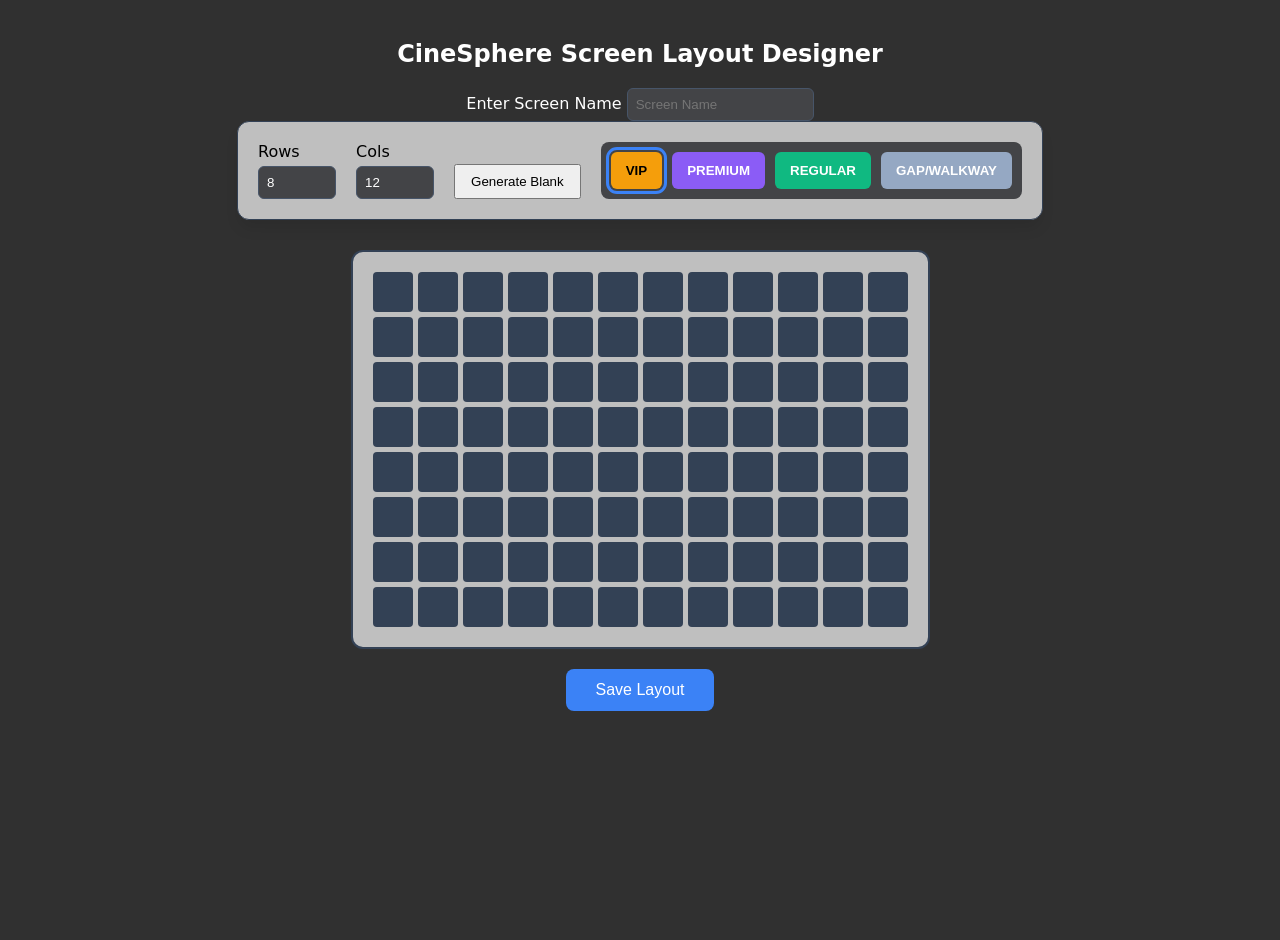
<file: seatLayout.html>
<!DOCTYPE html>
<html lang="en">

<head>
    <meta charset="UTF-8">
    <meta name="viewport" content="width=device-width, initial-scale=1.0">
    <title>CineSphere | Admin Layout Designer</title>
    <link rel="stylesheet" href="seat-layout.css">
</head>

<body>

    <h2>CineSphere Screen Layout Designer</h2>

    <div>
        <label style="color: white;">Enter Screen Name</label>
        <input type="text" id="screen-name" style="width: auto;" placeholder="Screen Name" required>
    </div>
    <div class="controls">
        <div class="input-group">
            <label>Rows</label>
            <input type="number" id="rows" value="8" min="1" max="25">
        </div>
        <div class="input-group">
            <label>Cols</label>
            <input type="number" id="cols" value="12" min="1" max="25">
        </div>
        <button onclick="generateGrid()" style="margin-top: auto; padding: 8px 15px; cursor: pointer;">Generate
            Blank</button>

        <div class="toolbar">
            <button class="tool btn-vip active" onclick="setTool('VIP', this)">VIP</button>
            <button class="tool btn-premium" onclick="setTool('PREMIUM', this)">PREMIUM</button>
            <button class="tool btn-regular" onclick="setTool('REGULAR', this)">REGULAR</button>
            <button class="tool btn-gap" onclick="setTool('GAP', this)">GAP/WALKWAY</button>
        </div>
    </div>

    <div id="grid-container"></div>

    <div class="actions">
        <button class="btn-save" onclick="saveLayout()">Save Layout</button>
    </div>
</body>
<script src="seat-layout.js"></script>

</html>
</file>
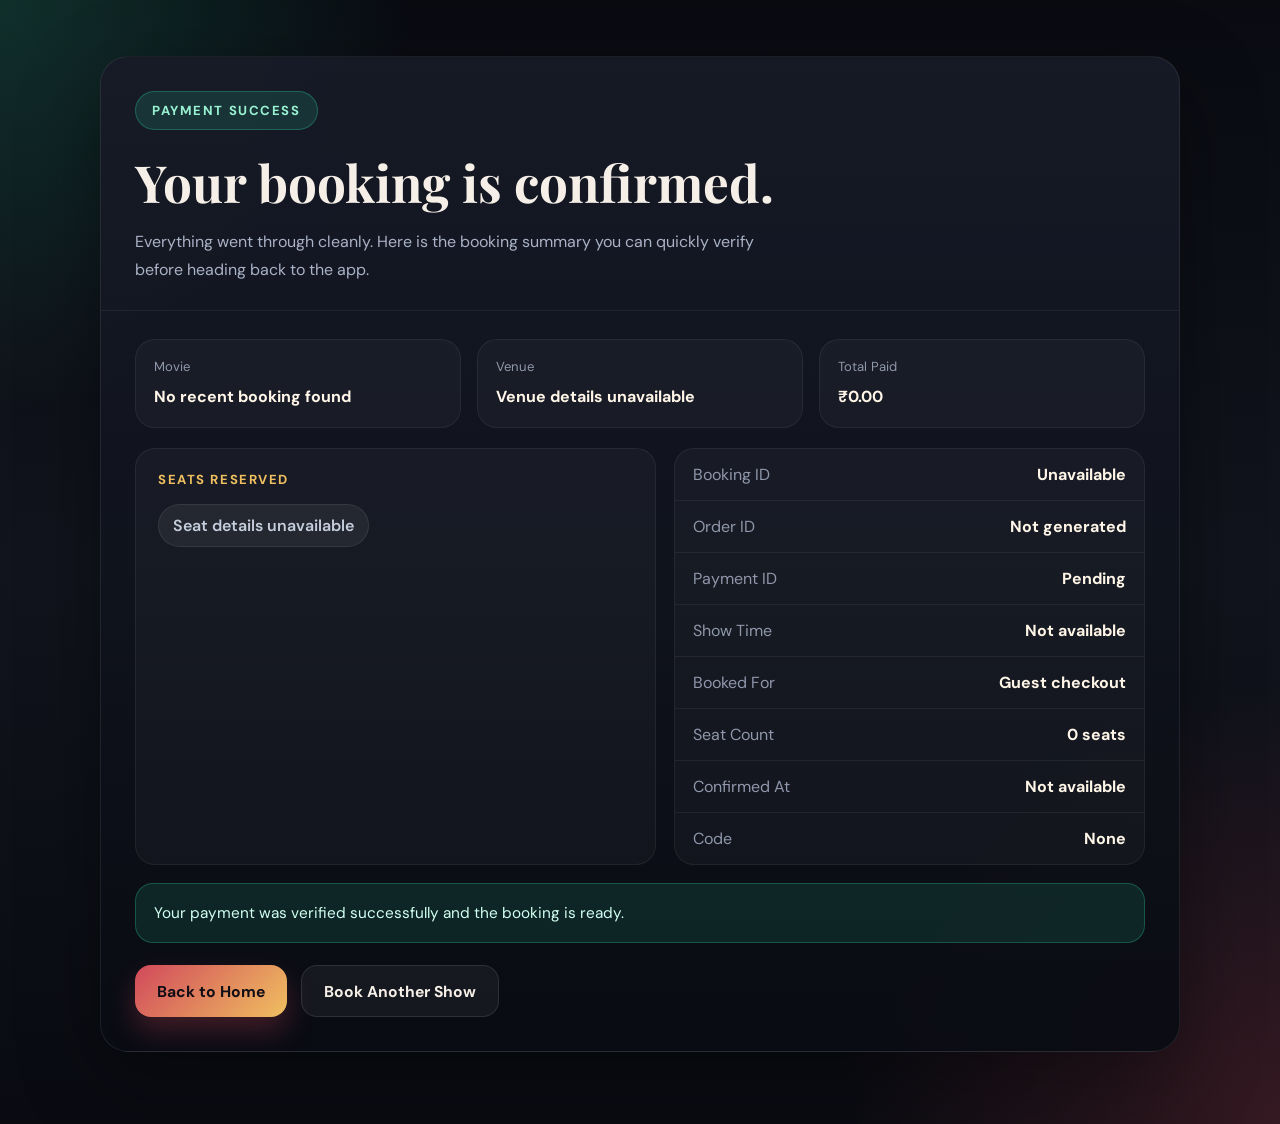
<file: success.html>
<!DOCTYPE html>
<html lang="en">
<head>
    <meta charset="UTF-8">
    <meta name="viewport" content="width=device-width, initial-scale=1.0">
    <title>Payment Successful | CineSphere</title>
    <link rel="preconnect" href="https://fonts.googleapis.com">
    <link rel="preconnect" href="https://fonts.gstatic.com" crossorigin>
    <link href="https://fonts.googleapis.com/css2?family=DM+Sans:wght@400;500;700&family=Playfair+Display:wght@600;700&display=swap" rel="stylesheet">
    <link rel="stylesheet" href="payment-status.css">
</head>
<body class="payment-status-page success" data-payment-status="success">
    <main class="status-shell">
        <section class="status-panel">
            <header class="status-hero">
                <div class="status-badge success">Payment Success</div>
                <h1>Your booking is confirmed.</h1>
                <p class="status-copy">Everything went through cleanly. Here is the booking summary you can quickly verify before heading back to the app.</p>
            </header>

            <div class="status-content">
                <section class="highlight-grid">
                    <article class="highlight-card">
                        <span>Movie</span>
                        <strong id="statusMovie">Loading...</strong>
                    </article>
                    <article class="highlight-card">
                        <span>Venue</span>
                        <strong id="statusVenue">Loading...</strong>
                    </article>
                    <article class="highlight-card">
                        <span>Total Paid</span>
                        <strong id="statusAmount">Loading...</strong>
                    </article>
                </section>

                <section class="detail-layout">
                    <article class="detail-card">
                        <h2 class="detail-title">Seats Reserved</h2>
                        <div class="seat-list" id="statusSeats"></div>
                    </article>

                    <article class="detail-table">
                        <div class="detail-row">
                            <span>Booking ID</span>
                            <strong id="statusBookingId">-</strong>
                        </div>
                        <div class="detail-row">
                            <span>Order ID</span>
                            <strong id="statusOrderId">-</strong>
                        </div>
                        <div class="detail-row">
                            <span>Payment ID</span>
                            <strong id="statusPaymentId">-</strong>
                        </div>
                        <div class="detail-row">
                            <span>Show Time</span>
                            <strong id="statusShowTime">-</strong>
                        </div>
                        <div class="detail-row">
                            <span>Booked For</span>
                            <strong id="statusCustomer">-</strong>
                        </div>
                        <div class="detail-row">
                            <span>Seat Count</span>
                            <strong id="statusSeatCount">-</strong>
                        </div>
                        <div class="detail-row">
                            <span>Confirmed At</span>
                            <strong id="statusTimestamp">-</strong>
                        </div>
                        <div class="detail-row">
                            <span>Code</span>
                            <strong id="statusCode">-</strong>
                        </div>
                    </article>
                </section>

                <div class="status-note success" id="statusNote">Your payment was verified successfully and the booking is ready.</div>

                <div class="status-actions">
                    <button class="status-btn primary" type="button" data-go-home>Back to Home</button>
                    <button class="status-btn secondary" type="button" onclick="window.location.href='index.html'">Book Another Show</button>
                </div>
            </div>
        </section>
    </main>

    <script src="error-handler.js"></script>
    <script src="payment-status.js"></script>
</body>
</html>
</file>
<file: index.css>
/* ============================================
   CINESPHERE — Premium Cinema Experience
   Design: Dark Luxury with Crimson & Gold
   ============================================ */

/* ── GOOGLE FONTS FALLBACK ── */
@import url('https://fonts.googleapis.com/css2?family=Playfair+Display:ital,wght@0,400;0,600;0,700;1,400&family=DM+Sans:wght@300;400;500;600&display=swap');

/* ── CSS VARIABLES ── */
:root {
    --black:       #07080c;
    --dark:        #0e1018;
    --dark-card:   #13151f;
    --dark-border: #1e2130;
    --mid:         #252836;
    --crimson:     #e63946;
    --crimson-dim: #a3222d;
    --gold:        #c8973a;
    --gold-light:  #f0c060;
    --white:       #f0ede8;
    --white-dim:   #a0a0b0;
    --white-faint: #3a3d50;

    --font-display: 'Playfair Display', Georgia, serif;
    --font-body:    'DM Sans', system-ui, sans-serif;

    --ease-smooth: cubic-bezier(0.4, 0, 0.2, 1);
    --ease-bounce: cubic-bezier(0.34, 1.56, 0.64, 1);
    --ease-expo:   cubic-bezier(0.16, 1, 0.3, 1);

    --nav-h: 64px;
    --nav-strip-h: 52px;
    --total-nav: calc(var(--nav-h) + var(--nav-strip-h));
}

/* ── RESET ── */
*, *::before, *::after {
    margin: 0;
    padding: 0;
    box-sizing: border-box;
}

html {
    scroll-behavior: smooth;
}

body {
    background: var(--black);
    color: var(--white);
    font-family: var(--font-body);
    font-size: 15px;
    line-height: 1.6;
    overflow-x: hidden;
    -webkit-font-smoothing: antialiased;
}

/* ── FILM GRAIN OVERLAY ── */
.grain-overlay {
    position: fixed;
    inset: -50%;
    width: 200%;
    height: 200%;
    pointer-events: none;
    z-index: 9999;
    opacity: 0.025;
    background-image: url("data:image/svg+xml,%3Csvg viewBox='0 0 256 256' xmlns='http://www.w3.org/2000/svg'%3E%3Cfilter id='noise'%3E%3CfeTurbulence type='fractalNoise' baseFrequency='0.9' numOctaves='4' stitchTiles='stitch'/%3E%3C/filter%3E%3Crect width='100%25' height='100%25' filter='url(%23noise)' opacity='1'/%3E%3C/svg%3E");
    animation: grain 0.4s steps(1) infinite;
}
@keyframes grain {
    0%, 100% { transform: translate(0, 0); }
    10%       { transform: translate(-2%, -3%); }
    20%       { transform: translate(3%, 1%); }
    30%       { transform: translate(-1%, 4%); }
    40%       { transform: translate(4%, -1%); }
    50%       { transform: translate(-3%, 3%); }
    60%       { transform: translate(2%, -4%); }
    70%       { transform: translate(-4%, 2%); }
    80%       { transform: translate(1%, -2%); }
    90%       { transform: translate(-2%, 4%); }
}

/* ─────────────────────────────
   NAVBAR
───────────────────────────── */
.navbar {
    position: fixed;
    top: 0;
    left: 0;
    right: 0;
    z-index: 1000;
    background: rgba(7, 8, 12, 0.85);
    backdrop-filter: blur(20px) saturate(180%);
    -webkit-backdrop-filter: blur(20px) saturate(180%);
    border-bottom: 1px solid rgba(255, 255, 255, 0.04);
    transition: background 0.4s var(--ease-smooth), box-shadow 0.4s var(--ease-smooth);
}

.navbar.scrolled {
    background: rgba(7, 8, 12, 0.97);
    box-shadow: 0 8px 40px rgba(0, 0, 0, 0.6);
}

.nav-inner {
    display: flex;
    align-items: center;
    height: var(--nav-h);
    padding: 0 5%;
    gap: 32px;
}

/* Logo */
.logo {
    display: flex;
    align-items: center;
    gap: 8px;
    font-family: var(--font-display);
    font-size: 20px;
    font-weight: 700;
    letter-spacing: 0.12em;
    color: var(--white);
    cursor: pointer;
    white-space: nowrap;
    transition: opacity 0.2s;
}
.logo:hover { opacity: 0.85; }
.logo-icon { color: var(--gold); font-size: 18px; }
.logo-accent { color: var(--crimson); }

/* Search */
.search-bar {
    flex: 1;
    max-width: 480px;
    position: relative;
    margin: 0 auto;
}
.search-icon {
    position: absolute;
    left: 14px;
    top: 50%;
    transform: translateY(-50%);
    font-size: 18px;
    color: var(--white-dim);
    pointer-events: none;
    line-height: 1;
}
.search-bar input {
    width: 100%;
    padding: 10px 16px 10px 42px;
    background: var(--dark-border);
    border: 1px solid var(--white-faint);
    border-radius: 50px;
    color: var(--white);
    font-family: var(--font-body);
    font-size: 14px;
    outline: none;
    transition: border-color 0.3s, background 0.3s, box-shadow 0.3s;
}
.search-bar input::placeholder { color: var(--white-dim); }
.search-bar input:focus {
    border-color: var(--crimson);
    background: var(--dark-card);
    box-shadow: 0 0 0 3px rgba(230, 57, 70, 0.12);
}

/* Nav Right */
.nav-right {
    display: flex;
    align-items: center;
    gap: 16px;
    margin-left: auto;
}
.citySelect,
.city-picker-btn {
    background: transparent;
    border: 1px solid var(--white-faint);
    color: var(--white);
    font-family: var(--font-body);
    font-size: 13px;
    padding: 7px 12px;
    min-width: 144px;
    border-radius: 6px;
    cursor: pointer;
    outline: none;
    transition: border-color 0.3s, box-shadow 0.3s, background 0.3s;
}
.citySelect:hover,
.city-picker-btn:hover { border-color: var(--crimson); }
.citySelect:focus,
.city-picker-btn:focus {
    border-color: var(--crimson);
    background: var(--dark-card);
    box-shadow: 0 0 0 3px rgba(230, 57, 70, 0.14);
}
.citySelect option { background: var(--dark); color: var(--white); }

.city-picker-btn {
    display: flex;
    flex-direction: column;
    align-items: flex-start;
    justify-content: center;
    gap: 2px;
    min-width: 164px;
    min-height: 42px;
    text-align: left;
}

.city-picker-btn.is-active {
    border-color: rgba(200, 151, 58, 0.42);
    background: rgba(200, 151, 58, 0.08);
}

.city-picker-kicker {
    font-size: 9px;
    letter-spacing: 0.18em;
    text-transform: uppercase;
    color: var(--white-dim);
}

#selectedCityText {
    font-size: 13px;
    font-weight: 600;
    color: var(--white);
}

/* Auth Button */
.login-btn {
    background: var(--crimson);
    color: #fff;
    border: none;
    padding: 9px 22px;
    border-radius: 6px;
    font-family: var(--font-body);
    font-size: 13px;
    font-weight: 600;
    letter-spacing: 0.03em;
    cursor: pointer;
    transition: background 0.25s, transform 0.2s var(--ease-bounce), box-shadow 0.25s;
    white-space: nowrap;
}
.login-btn:hover {
    background: #ff4d5a;
    transform: translateY(-1px);
    box-shadow: 0 6px 20px rgba(230, 57, 70, 0.35);
}
.login-btn:active { transform: translateY(0); }

/* Nav Strip */
.nav-strip {
    border-top: 1px solid var(--dark-border);
    background: rgba(14, 16, 24, 0.6);
}
.nav-links {
    display: flex;
    list-style: none;
    padding: 0 5%;
    height: var(--nav-strip-h);
    align-items: center;
    gap: 8px;
}
.nav-link-item {
    position: relative;
    display: flex;
    flex-direction: column;
    align-items: center;
    justify-content: center;
    height: 100%;
    padding: 0 18px;
    cursor: pointer;
    color: var(--white-dim);
    font-size: 13px;
    font-weight: 500;
    letter-spacing: 0.04em;
    transition: color 0.25s;
}
.nav-link-item:hover { color: var(--white); }
.nav-link-item.active-nav { color: var(--white); }

.nav-underline {
    position: absolute;
    bottom: 0;
    left: 18px;
    right: 18px;
    height: 2px;
    background: var(--crimson);
    border-radius: 2px 2px 0 0;
    transform: scaleX(0);
    transform-origin: center;
    transition: transform 0.3s var(--ease-smooth);
}
.nav-link-item:hover .nav-underline,
.nav-link-item.active-nav .nav-underline {
    transform: scaleX(1);
}

/* Profile Dropdown */
#nav-auth {
    position: relative;
    display: inline-block;
}
.dropdown-content {
    position: absolute;
    right: 0;
    top: calc(100% + 14px);
    background: var(--dark-card);
    min-width: 220px;
    border: 1px solid var(--dark-border);
    border-radius: 12px;
    box-shadow: 0 20px 60px rgba(0, 0, 0, 0.7);
    overflow: hidden;
    animation: dropIn 0.25s var(--ease-expo) both;
    z-index: 999;
}
@keyframes dropIn {
    from { opacity: 0; transform: translateY(-8px) scale(0.97); }
    to   { opacity: 1; transform: translateY(0) scale(1); }
}
.user-info {
    padding: 20px 18px;
    display: flex;
    flex-direction: column;
    align-items: center;
    text-align: center;
    gap: 4px;
    background: var(--dark);
}
.user-avatar-large {
    width: 48px;
    height: 48px;
    background: var(--crimson-dim);
    border-radius: 50%;
    display: flex;
    align-items: center;
    justify-content: center;
    font-size: 22px;
    margin-bottom: 8px;
}
.user-info strong {
    font-size: 14px;
    color: var(--white);
    font-family: var(--font-body);
}
.user-info span {
    font-size: 12px;
    color: var(--white-dim);
}
.dropdown-divider {
    height: 1px;
    background: var(--dark-border);
}
.dropdown-link {
    display: flex;
    align-items: center;
    gap: 10px;
    padding: 13px 18px;
    color: var(--white-dim);
    font-size: 13px;
    font-weight: 500;
    text-decoration: none;
    transition: background 0.2s, color 0.2s;
}
.dropdown-link:hover { background: var(--mid); color: var(--white); }
.logout-link:hover { color: var(--crimson); }
.dropdown-icon { font-size: 15px; }

/* ─────────────────────────────
   HERO BANNER
───────────────────────────── */
.hero-banner {
    position: relative;
    min-height: 88vh;
    display: flex;
    align-items: center;
    padding: calc(var(--total-nav) + 40px) 8% 80px;
    overflow: hidden;
}

.hero-bg {
    position: absolute;
    inset: 0;
    z-index: 0;
}
.hero-gradient {
    position: absolute;
    inset: 0;
    background:
        radial-gradient(ellipse 80% 60% at 70% 50%, rgba(230, 57, 70, 0.08) 0%, transparent 60%),
        radial-gradient(ellipse 60% 80% at 20% 80%, rgba(200, 151, 58, 0.06) 0%, transparent 50%),
        linear-gradient(180deg, var(--black) 0%, #0c0e16 100%);
}

/* Decorative orbs */
.hero-orbs { position: absolute; inset: 0; pointer-events: none; }
.orb {
    position: absolute;
    border-radius: 50%;
    filter: blur(80px);
    animation: floatOrb 8s ease-in-out infinite;
}
.orb-1 {
    width: 400px; height: 400px;
    background: rgba(230, 57, 70, 0.12);
    right: 15%; top: 10%;
    animation-delay: 0s;
}
.orb-2 {
    width: 280px; height: 280px;
    background: rgba(200, 151, 58, 0.08);
    right: 5%; bottom: 20%;
    animation-delay: -3s;
}
.orb-3 {
    width: 200px; height: 200px;
    background: rgba(230, 57, 70, 0.06);
    left: 10%; top: 30%;
    animation-delay: -5s;
}
@keyframes floatOrb {
    0%, 100% { transform: translateY(0) scale(1); }
    50%       { transform: translateY(-30px) scale(1.05); }
}

.hero-content {
    position: relative;
    z-index: 2;
    max-width: 680px;
    animation: heroReveal 1s var(--ease-expo) both;
}
@keyframes heroReveal {
    from { opacity: 0; transform: translateY(30px); }
    to   { opacity: 1; transform: translateY(0); }
}

.hero-eyebrow {
    display: inline-block;
    font-size: 11px;
    font-weight: 600;
    letter-spacing: 0.25em;
    color: var(--gold);
    border: 1px solid rgba(200, 151, 58, 0.4);
    padding: 5px 14px;
    border-radius: 50px;
    margin-bottom: 28px;
    animation: heroReveal 1s var(--ease-expo) 0.1s both;
}

.hero-title {
    font-family: var(--font-display);
    font-size: clamp(44px, 7vw, 88px);
    font-weight: 700;
    line-height: 1.05;
    color: var(--white);
    margin-bottom: 24px;
    animation: heroReveal 1s var(--ease-expo) 0.2s both;
}
.hero-title em {
    font-style: italic;
    color: var(--crimson);
    font-weight: 400;
}

.hero-subtitle {
    font-size: 17px;
    color: var(--white-dim);
    font-weight: 300;
    margin-bottom: 40px;
    animation: heroReveal 1s var(--ease-expo) 0.3s both;
}

.hero-actions {
    display: flex;
    gap: 16px;
    animation: heroReveal 1s var(--ease-expo) 0.4s both;
}

.btn-primary {
    background: var(--crimson);
    color: #fff;
    border: none;
    padding: 14px 32px;
    border-radius: 8px;
    font-family: var(--font-body);
    font-size: 14px;
    font-weight: 600;
    cursor: pointer;
    letter-spacing: 0.03em;
    transition: background 0.3s, transform 0.2s var(--ease-bounce), box-shadow 0.3s;
}
.btn-primary:hover {
    background: #ff4d5a;
    transform: translateY(-2px);
    box-shadow: 0 12px 30px rgba(230, 57, 70, 0.4);
}
.btn-ghost {
    background: transparent;
    color: var(--white);
    border: 1px solid var(--white-faint);
    padding: 14px 32px;
    border-radius: 8px;
    font-family: var(--font-body);
    font-size: 14px;
    font-weight: 500;
    cursor: pointer;
    transition: border-color 0.3s, background 0.3s, transform 0.2s var(--ease-bounce);
}
.btn-ghost:hover {
    border-color: var(--white);
    background: rgba(255, 255, 255, 0.06);
    transform: translateY(-2px);
}

/* Film strip decoration */
.hero-decoration {
    position: absolute;
    right: 5%;
    top: 50%;
    transform: translateY(-50%);
    z-index: 1;
    opacity: 0.08;
    animation: heroReveal 1.2s var(--ease-expo) 0.5s both;
}
.film-strip {
    display: flex;
    flex-direction: column;
    gap: 24px;
    padding: 20px 10px;
    border: 2px solid var(--white);
    border-radius: 4px;
}
.strip-hole {
    width: 20px; height: 14px;
    border: 2px solid var(--white);
    border-radius: 3px;
}

/* ─────────────────────────────
   SECTION HEADERS
───────────────────────────── */
.section-header {
    padding: 0 5% 36px;
    display: flex;
    flex-direction: column;
    gap: 10px;
}
.section-label {
    font-size: 10px;
    font-weight: 600;
    letter-spacing: 0.3em;
    color: var(--gold);
}
.section-title {
    font-family: var(--font-display);
    font-size: clamp(26px, 3.5vw, 40px);
    font-weight: 600;
    color: var(--white);
    line-height: 1.1;
}
.section-line {
    width: 48px;
    height: 2px;
    background: linear-gradient(90deg, var(--crimson), transparent);
    border-radius: 2px;
    margin-top: 4px;
}

/* ─────────────────────────────
   SECTIONS
───────────────────────────── */
.movies-section,
.cinemas-section {
    padding: 80px 0 60px;
}
.cinemas-section {
    padding-top: 40px;
    border-top: 1px solid var(--dark-border);
    margin: 0 5%;
    padding-left: 0;
    padding-right: 0;
}
.cinemas-section .section-header { padding-left: 0; padding-right: 0; }
.cinema-list-shell {
    display: grid;
    gap: 16px;
}

.cinema-list-state {
    min-height: 220px;
    display: flex;
    flex-direction: column;
    justify-content: center;
    gap: 14px;
    padding: 32px;
    border-radius: 22px;
    border: 1px dashed rgba(200, 151, 58, 0.28);
    background:
        radial-gradient(circle at top right, rgba(230, 57, 70, 0.12), transparent 36%),
        linear-gradient(180deg, rgba(19, 21, 31, 0.95), rgba(14, 16, 24, 0.98));
}

.cinema-list-card {
    position: relative;
    display: grid;
    grid-template-columns: 8px minmax(0, 1fr) minmax(220px, 280px);
    gap: 20px;
    align-items: center;
    padding: 22px 24px;
    border-radius: 24px;
    border: 1px solid var(--dark-border);
    background:
        linear-gradient(135deg, rgba(255, 255, 255, 0.04), rgba(255, 255, 255, 0.02)),
        linear-gradient(180deg, rgba(19, 21, 31, 0.98), rgba(10, 12, 18, 0.96));
    box-shadow: 0 18px 44px rgba(0, 0, 0, 0.28);
    animation: cardReveal 0.6s var(--ease-expo) both;
}

.cinema-list-card:hover {
    transform: translateY(-4px);
    border-color: rgba(240, 192, 96, 0.22);
}

.cinema-list-accent {
    width: 8px;
    align-self: stretch;
    border-radius: 999px;
    background: linear-gradient(180deg, var(--crimson), var(--gold-light));
}

.cinema-list-overline {
    margin-bottom: 8px;
    color: var(--gold);
    font-size: 11px;
    font-weight: 700;
    letter-spacing: 0.2em;
    text-transform: uppercase;
}

.cinema-list-main h3 {
    margin: 0;
    font-family: var(--font-display);
    font-size: clamp(24px, 3vw, 34px);
    font-weight: 600;
    color: var(--white);
}

.cinema-list-main p {
    margin: 12px 0 0;
    max-width: 68ch;
    color: var(--white-dim);
    line-height: 1.7;
}

.cinema-list-meta {
    display: grid;
    gap: 12px;
    justify-items: start;
}

.cinema-meta-chip {
    display: inline-flex;
    align-items: center;
    padding: 8px 12px;
    border-radius: 999px;
    background: rgba(240, 192, 96, 0.12);
    border: 1px solid rgba(240, 192, 96, 0.22);
    color: #ffe5a8;
    font-size: 11px;
    font-weight: 700;
    letter-spacing: 0.12em;
    text-transform: uppercase;
}

.cinema-meta-copy {
    color: var(--white-dim);
    font-size: 13px;
    line-height: 1.65;
}

/* ─────────────────────────────
   MOVIE GRID & CARDS
───────────────────────────── */
.movie-grid {
    display: grid;
    grid-template-columns: repeat(auto-fill, minmax(200px, 1fr));
    gap: 24px;
    padding: 0 5%;
}

.movie-grid-state {
    grid-column: 1 / -1;
    min-height: 320px;
    display: flex;
    flex-direction: column;
    align-items: center;
    justify-content: center;
    text-align: center;
    gap: 14px;
    padding: 40px 28px;
    border-radius: 20px;
    border: 1px dashed rgba(200, 151, 58, 0.35);
    background:
        radial-gradient(circle at top, rgba(230, 57, 70, 0.16), transparent 42%),
        linear-gradient(180deg, rgba(19, 21, 31, 0.95), rgba(14, 16, 24, 0.98));
}

.movie-grid-state-eyebrow {
    font-size: 11px;
    letter-spacing: 0.28em;
    color: var(--gold);
}

.movie-grid-state-title {
    font-family: var(--font-display);
    font-size: clamp(28px, 4vw, 38px);
    font-weight: 600;
    line-height: 1.1;
    color: var(--white);
}

.movie-grid-state-copy {
    max-width: 560px;
    color: var(--white-dim);
    font-size: 15px;
}

.movie-grid-state-btn {
    margin-top: 6px;
    background: transparent;
    color: var(--white);
    border: 1px solid var(--gold);
    border-radius: 999px;
    padding: 12px 22px;
    font-family: var(--font-body);
    font-size: 13px;
    font-weight: 600;
    letter-spacing: 0.04em;
    cursor: pointer;
    transition: transform 0.2s var(--ease-bounce), background 0.25s, border-color 0.25s;
}

.movie-grid-state-btn:hover {
    transform: translateY(-2px);
    background: rgba(200, 151, 58, 0.12);
    border-color: var(--gold-light);
}

/* Skeleton loaders */
.skeleton-card {
    height: 380px;
    background: linear-gradient(
        90deg,
        var(--dark-card) 25%,
        var(--mid) 50%,
        var(--dark-card) 75%
    );
    background-size: 200% 100%;
    border-radius: 12px;
    animation: shimmer 1.5s infinite;
}
@keyframes shimmer {
    0%   { background-position: 200% 0; }
    100% { background-position: -200% 0; }
}

/* Movie Card */
.movie-card {
    background: var(--dark-card);
    border-radius: 12px;
    overflow: hidden;
    border: 1px solid var(--dark-border);
    cursor: pointer;
    transition: transform 0.35s var(--ease-expo), box-shadow 0.35s var(--ease-expo), border-color 0.3s;
    animation: cardReveal 0.6s var(--ease-expo) both;
}
.movie-card:hover {
    transform: translateY(-10px) scale(1.015);
    box-shadow: 0 24px 60px rgba(0, 0, 0, 0.6), 0 0 0 1px rgba(230, 57, 70, 0.3);
    border-color: rgba(230, 57, 70, 0.25);
}

@keyframes cardReveal {
    from { opacity: 0; transform: translateY(24px); }
    to   { opacity: 1; transform: translateY(0); }
}

/* Stagger animation for cards */
.movie-card:nth-child(1)  { animation-delay: 0.05s; }
.movie-card:nth-child(2)  { animation-delay: 0.10s; }
.movie-card:nth-child(3)  { animation-delay: 0.15s; }
.movie-card:nth-child(4)  { animation-delay: 0.20s; }
.movie-card:nth-child(5)  { animation-delay: 0.25s; }
.movie-card:nth-child(6)  { animation-delay: 0.30s; }
.movie-card:nth-child(7)  { animation-delay: 0.35s; }
.movie-card:nth-child(8)  { animation-delay: 0.40s; }
.movie-card:nth-child(9)  { animation-delay: 0.45s; }
.movie-card:nth-child(10) { animation-delay: 0.50s; }

/* Card Image */
.card-img-container {
    position: relative;
    overflow: hidden;
    height: 280px;
}
.card-img-container img {
    width: 100%;
    height: 100%;
    object-fit: cover;
    display: block;
    transition: transform 0.5s var(--ease-smooth);
}
.movie-card:hover .card-img-container img {
    transform: scale(1.08);
}

/* Image overlay on hover */
.card-img-container::after {
    content: '';
    position: absolute;
    inset: 0;
    background: linear-gradient(
        to bottom,
        transparent 50%,
        rgba(7, 8, 12, 0.85) 100%
    );
    opacity: 0;
    transition: opacity 0.35s;
}
.movie-card:hover .card-img-container::after {
    opacity: 1;
}

/* Language Tag */
.lang-tag {
    position: absolute;
    top: 12px;
    left: 12px;
    background: rgba(200, 151, 58, 0.9);
    backdrop-filter: blur(8px);
    color: #111;
    padding: 3px 10px;
    border-radius: 4px;
    font-size: 10px;
    font-weight: 700;
    letter-spacing: 0.08em;
    text-transform: uppercase;
    z-index: 1;
}

/* Card Info */
.movie-info {
    padding: 14px 14px 16px;
}
.movie-info h4 {
    font-family: var(--font-display);
    font-size: 15px;
    font-weight: 600;
    color: var(--white);
    white-space: nowrap;
    overflow: hidden;
    text-overflow: ellipsis;
    margin-bottom: 4px;
}
.genre-text {
    font-size: 12px;
    color: var(--white-dim);
    font-weight: 400;
    margin-bottom: 10px;
}
.meta-info {
    display: flex;
    justify-content: space-between;
    font-size: 11px;
    color: var(--white-faint);
    padding-bottom: 12px;
    margin-bottom: 12px;
    border-bottom: 1px solid var(--dark-border);
}

/* Book Button */
.book-btn {
    width: 100%;
    background: transparent;
    color: var(--crimson);
    border: 1px solid var(--crimson);
    padding: 10px;
    border-radius: 6px;
    font-family: var(--font-body);
    font-size: 12px;
    font-weight: 600;
    letter-spacing: 0.05em;
    cursor: pointer;
    transition: background 0.25s, color 0.25s, transform 0.2s var(--ease-bounce), box-shadow 0.25s;
}
.book-btn:hover {
    background: var(--crimson);
    color: #fff;
    transform: scale(1.02);
    box-shadow: 0 6px 20px rgba(230, 57, 70, 0.35);
}

/* ─────────────────────────────
   AUTH MODAL
───────────────────────────── */
.city-modal {
    display: none;
    position: fixed;
    inset: 0;
    z-index: 2050;
}

.city-modal.open {
    display: flex;
    align-items: flex-start;
    justify-content: center;
}

.city-modal-backdrop {
    position: absolute;
    inset: 0;
    background: rgba(3, 4, 8, 0.78);
    backdrop-filter: blur(16px);
}

.city-modal-panel {
    position: relative;
    z-index: 1;
    width: min(940px, calc(100% - 32px));
    max-height: calc(100vh - 112px);
    overflow-y: auto;
    margin-top: calc(var(--total-nav) - 14px);
    padding: 30px 30px 28px;
    border-radius: 26px;
    border: 1px solid rgba(255, 255, 255, 0.06);
    background:
        radial-gradient(circle at top right, rgba(230, 57, 70, 0.14), transparent 34%),
        radial-gradient(circle at left bottom, rgba(200, 151, 58, 0.1), transparent 26%),
        linear-gradient(180deg, rgba(18, 20, 30, 0.98), rgba(11, 12, 19, 0.99));
    box-shadow: 0 40px 100px rgba(0, 0, 0, 0.62);
    animation: cityPanelIn 0.28s var(--ease-expo) both;
}

@keyframes cityPanelIn {
    from { opacity: 0; transform: translateY(24px) scale(0.98); }
    to   { opacity: 1; transform: translateY(0) scale(1); }
}

.city-modal-close {
    position: absolute;
    top: 18px;
    right: 18px;
    width: 38px;
    height: 38px;
    border: none;
    border-radius: 50%;
    background: rgba(255, 255, 255, 0.06);
    color: var(--white);
    font-size: 24px;
    line-height: 1;
    cursor: pointer;
    transition: background 0.25s, transform 0.2s var(--ease-bounce);
}

.city-modal-close:hover {
    background: rgba(230, 57, 70, 0.2);
    transform: scale(1.04);
}

.city-modal-header {
    padding-right: 52px;
    margin-bottom: 22px;
}

.city-modal-kicker {
    display: inline-block;
    margin-bottom: 14px;
    font-size: 11px;
    letter-spacing: 0.24em;
    color: var(--gold);
}

.city-modal-title {
    font-family: var(--font-display);
    font-size: clamp(30px, 4.4vw, 48px);
    line-height: 1.04;
    margin-bottom: 10px;
}

.city-modal-copy {
    max-width: 620px;
    color: var(--white-dim);
    font-size: 15px;
}

.city-search-shell {
    margin-bottom: 18px;
}

.city-search-input {
    width: 100%;
    padding: 16px 18px;
    border-radius: 16px;
    border: 1px solid rgba(255, 255, 255, 0.08);
    background: rgba(255, 255, 255, 0.04);
    color: var(--white);
    font-family: var(--font-body);
    font-size: 15px;
    outline: none;
    transition: border-color 0.25s, box-shadow 0.25s, background 0.25s;
}

.city-search-input::placeholder {
    color: rgba(240, 237, 232, 0.45);
}

.city-search-input:focus {
    border-color: rgba(230, 57, 70, 0.52);
    background: rgba(255, 255, 255, 0.06);
    box-shadow: 0 0 0 4px rgba(230, 57, 70, 0.12);
}

.city-modal-actions {
    display: flex;
    align-items: center;
    justify-content: space-between;
    gap: 18px;
    margin-bottom: 24px;
}

.city-all-btn {
    border: 1px solid rgba(200, 151, 58, 0.4);
    background: rgba(200, 151, 58, 0.08);
    color: var(--white);
    padding: 11px 18px;
    border-radius: 999px;
    font-family: var(--font-body);
    font-size: 13px;
    font-weight: 600;
    cursor: pointer;
    transition: transform 0.2s var(--ease-bounce), border-color 0.25s, background 0.25s;
}

.city-all-btn:hover {
    transform: translateY(-2px);
    border-color: rgba(200, 151, 58, 0.7);
    background: rgba(200, 151, 58, 0.12);
}

.city-selection-status {
    color: var(--white-dim);
    font-size: 13px;
}

.city-picker-block + .city-picker-block {
    margin-top: 26px;
    padding-top: 24px;
    border-top: 1px solid rgba(255, 255, 255, 0.06);
}

.city-block-header {
    display: flex;
    align-items: center;
    justify-content: space-between;
    gap: 12px;
    margin-bottom: 14px;
}

.city-block-kicker {
    font-size: 11px;
    font-weight: 700;
    letter-spacing: 0.2em;
    color: var(--gold);
}

.city-block-meta {
    font-size: 12px;
    color: var(--white-faint);
}

.city-popular-grid {
    display: grid;
    grid-template-columns: repeat(auto-fit, minmax(138px, 1fr));
    gap: 14px;
}

.city-chip,
.city-result-btn {
    border: 1px solid rgba(255, 255, 255, 0.07);
    background: rgba(255, 255, 255, 0.03);
    color: var(--white);
    cursor: pointer;
    transition: transform 0.2s var(--ease-bounce), border-color 0.25s, background 0.25s, box-shadow 0.25s;
}

.city-chip:hover,
.city-result-btn:hover {
    transform: translateY(-2px);
    border-color: rgba(230, 57, 70, 0.32);
    background: rgba(255, 255, 255, 0.05);
    box-shadow: 0 10px 26px rgba(0, 0, 0, 0.24);
}

.city-chip.is-active,
.city-result-btn.is-active {
    border-color: rgba(200, 151, 58, 0.54);
    background: rgba(200, 151, 58, 0.1);
}

.city-chip {
    display: flex;
    align-items: center;
    gap: 12px;
    padding: 14px;
    border-radius: 18px;
    text-align: left;
}

.city-chip-mark {
    width: 40px;
    height: 40px;
    border-radius: 50%;
    display: inline-flex;
    align-items: center;
    justify-content: center;
    background: linear-gradient(135deg, rgba(230, 57, 70, 0.92), rgba(200, 151, 58, 0.88));
    color: #fff;
    font-size: 12px;
    font-weight: 700;
    letter-spacing: 0.08em;
    flex-shrink: 0;
}

.city-chip-name {
    font-size: 14px;
    font-weight: 600;
}

.city-results-list {
    display: grid;
    grid-template-columns: repeat(auto-fit, minmax(182px, 1fr));
    gap: 10px;
}

.city-result-btn {
    padding: 14px 16px;
    border-radius: 16px;
    text-align: left;
}

.city-result-name {
    display: block;
    font-size: 14px;
    font-weight: 600;
    margin-bottom: 2px;
}

.city-result-copy {
    display: block;
    font-size: 12px;
    color: var(--white-dim);
}

.city-empty-search {
    display: flex;
    flex-direction: column;
    gap: 6px;
    padding: 20px;
    border-radius: 16px;
    border: 1px dashed rgba(255, 255, 255, 0.08);
    background: rgba(255, 255, 255, 0.02);
    color: var(--white-dim);
}

.modal {
    display: none;
    position: fixed;
    inset: 0;
    z-index: 2000;
    align-items: center;
    justify-content: center;
}
.modal.open { display: flex; }

.modal-backdrop {
    position: absolute;
    inset: 0;
    background: rgba(0, 0, 0, 0.88);
    backdrop-filter: blur(10px);
    animation: fadeIn 0.3s ease both;
}
@keyframes fadeIn {
    from { opacity: 0; }
    to   { opacity: 1; }
}

.modal-content {
    position: relative;
    z-index: 1;
    background: var(--dark-card);
    border: 1px solid var(--dark-border);
    border-radius: 16px;
    padding: 40px 36px;
    width: 100%;
    max-width: 420px;
    box-shadow: 0 40px 100px rgba(0, 0, 0, 0.8), 0 0 0 1px rgba(255,255,255,0.04);
    animation: modalSlide 0.4s var(--ease-expo) both;
}
@keyframes modalSlide {
    from { opacity: 0; transform: translateY(24px) scale(0.96); }
    to   { opacity: 1; transform: translateY(0) scale(1); }
}

.close-btn {
    position: absolute;
    right: 16px;
    top: 16px;
    width: 32px;
    height: 32px;
    background: var(--mid);
    border: none;
    border-radius: 50%;
    color: var(--white-dim);
    font-size: 14px;
    cursor: pointer;
    display: flex;
    align-items: center;
    justify-content: center;
    transition: background 0.2s, color 0.2s, transform 0.2s;
}
.close-btn:hover {
    background: var(--crimson);
    color: #fff;
    transform: rotate(90deg);
}

.modal-brand {
    display: flex;
    align-items: center;
    gap: 8px;
    font-family: var(--font-display);
    font-size: 16px;
    font-weight: 700;
    letter-spacing: 0.1em;
    color: var(--white);
    margin-bottom: 28px;
    justify-content: center;
}
.modal-brand-icon { color: var(--gold); }

/* Toggle */
.form-toggle {
    display: flex;
    position: relative;
    background: var(--dark);
    border-radius: 8px;
    padding: 4px;
    margin-bottom: 28px;
    gap: 4px;
}
.toggle-btn {
    flex: 1;
    padding: 10px;
    border: none;
    background: transparent;
    color: var(--white-dim);
    font-family: var(--font-body);
    font-size: 13px;
    font-weight: 600;
    cursor: pointer;
    border-radius: 6px;
    transition: color 0.3s, background 0.3s;
    position: relative;
    z-index: 1;
}
.toggle-btn.active {
    background: var(--crimson);
    color: #fff;
}

/* Auth Form */
.form-subtitle {
    font-size: 13px;
    color: var(--white-dim);
    text-align: center;
    margin-bottom: 24px;
}
.auth-form {
    display: flex;
    flex-direction: column;
    gap: 16px;
}

.input-group {
    display: flex;
    flex-direction: column;
    gap: 6px;
}
.input-group label {
    font-size: 11px;
    font-weight: 600;
    letter-spacing: 0.08em;
    color: var(--white-dim);
    text-transform: uppercase;
}
.input-group input {
    padding: 12px 14px;
    background: var(--dark);
    border: 1px solid var(--dark-border);
    border-radius: 8px;
    color: var(--white);
    font-family: var(--font-body);
    font-size: 14px;
    outline: none;
    transition: border-color 0.3s, box-shadow 0.3s, background 0.3s;
}
.input-group input::placeholder { color: var(--white-faint); }
.input-group input:focus {
    border-color: var(--crimson);
    background: var(--dark-card);
    box-shadow: 0 0 0 3px rgba(230, 57, 70, 0.12);
}

.submit-btn {
    display: flex;
    align-items: center;
    justify-content: center;
    gap: 10px;
    background: var(--crimson);
    color: #fff;
    border: none;
    padding: 14px;
    border-radius: 8px;
    font-family: var(--font-body);
    font-size: 14px;
    font-weight: 600;
    cursor: pointer;
    margin-top: 8px;
    transition: background 0.25s, transform 0.2s var(--ease-bounce), box-shadow 0.25s;
}
.submit-btn:hover {
    background: #ff4d5a;
    transform: translateY(-1px);
    box-shadow: 0 8px 24px rgba(230, 57, 70, 0.4);
}
.btn-arrow {
    font-size: 16px;
    transition: transform 0.2s var(--ease-bounce);
}
.submit-btn:hover .btn-arrow { transform: translateX(4px); }

.hidden { display: none !important; }

/* ─────────────────────────────
   TOAST NOTIFICATION
───────────────────────────── */
.toast {
    position: fixed;
    bottom: 32px;
    left: 50%;
    transform: translateX(-50%) translateY(20px);
    background: var(--dark-card);
    border: 1px solid var(--dark-border);
    color: var(--white);
    padding: 12px 24px;
    border-radius: 50px;
    font-size: 13px;
    font-weight: 500;
    opacity: 0;
    pointer-events: none;
    z-index: 9998;
    transition: opacity 0.3s, transform 0.3s var(--ease-expo);
    box-shadow: 0 8px 30px rgba(0, 0, 0, 0.5);
    white-space: nowrap;
}
.toast.show {
    opacity: 1;
    transform: translateX(-50%) translateY(0);
}
.toast.success { border-color: #2ecc71; color: #2ecc71; }
.toast.error   { border-color: var(--crimson); color: var(--crimson); }

/* ─────────────────────────────
   FOOTER
───────────────────────────── */
.footer {
    margin-top: 80px;
    padding: 48px 5%;
    background: var(--dark);
    border-top: 1px solid var(--dark-border);
    text-align: center;
}
.footer-inner { max-width: 480px; margin: 0 auto; }
.footer-logo {
    font-family: var(--font-display);
    font-size: 20px;
    font-weight: 700;
    letter-spacing: 0.1em;
    color: var(--white);
    margin-bottom: 8px;
}
.footer-logo span { color: var(--crimson); }
.footer-tagline {
    font-size: 13px;
    color: var(--white-dim);
    font-style: italic;
    font-family: var(--font-display);
    margin-bottom: 24px;
}
.footer-line {
    width: 32px;
    height: 1px;
    background: var(--dark-border);
    margin: 0 auto 16px;
}
.footer-copy {
    font-size: 12px;
    color: var(--white-faint);
}

/* ─────────────────────────────
   RESPONSIVE
───────────────────────────── */
@media (max-width: 992px) {
    .nav-inner { padding: 0 4%; }
    .nav-links  { padding: 0 4%; }
    .movie-grid { padding: 0 4%; }
    .section-header { padding-left: 4%; }
    .hero-banner { padding-left: 6%; }
}

@media (max-width: 768px) {
    .nav-inner { gap: 12px; }
    .logo { font-size: 16px; letter-spacing: 0.08em; }
    .search-bar { display: none; }
    .nav-right { gap: 10px; }
    .citySelect,
    .city-picker-btn {
        display: flex;
        min-width: 118px;
        padding: 7px 10px;
        font-size: 12px;
    }
    .city-picker-kicker { font-size: 8px; }
    #selectedCityText { font-size: 12px; }
    .login-btn { padding: 8px 16px; }
    .hero-title { font-size: 38px; }
    .hero-decoration { display: none; }
    .movie-grid { grid-template-columns: repeat(auto-fill, minmax(160px, 1fr)); gap: 16px; }
    .card-img-container { height: 220px; }
    .modal-content { margin: 16px; padding: 28px 24px; }
    .city-modal-panel {
        width: calc(100% - 20px);
        max-height: calc(100vh - 88px);
        margin-top: 68px;
        padding: 22px 18px 20px;
        border-radius: 22px;
    }
    .city-modal-header { padding-right: 44px; }
    .city-modal-actions {
        flex-direction: column;
        align-items: flex-start;
    }
    .city-popular-grid,
    .city-results-list {
        grid-template-columns: repeat(2, minmax(0, 1fr));
    }
    .hero-actions { flex-direction: column; }
    .btn-primary, .btn-ghost { width: 100%; text-align: center; }
    .cinema-list-card {
        grid-template-columns: 8px 1fr;
    }
    .cinema-list-meta {
        grid-column: 2;
    }
}

@media (max-width: 480px) {
    .nav-inner { padding: 0 16px; gap: 10px; }
    .logo { font-size: 15px; }
    .nav-right { gap: 8px; }
    .citySelect,
    .city-picker-btn {
        min-width: 104px;
        padding: 7px 8px;
        font-size: 11px;
    }
    .city-picker-kicker { display: none; }
    .city-modal-title { font-size: 30px; }
    .city-popular-grid,
    .city-results-list {
        grid-template-columns: 1fr;
    }
    .login-btn { padding: 8px 12px; font-size: 12px; }
    .movie-grid { grid-template-columns: repeat(2, 1fr); padding: 0 16px; gap: 12px; }
}

/* ─────────────────────────────
   SCROLL-BASED NAV REVEAL
───────────────────────────── */
.content {
    padding-top: var(--total-nav);
}
</file>
<file: admin.css>
/* ============================================================
   CINESPHERE — Admin Panel
   Design: Dark Luxury, Crimson & Gold, consistent with main site
   ============================================================ */

@import url('https://fonts.googleapis.com/css2?family=Playfair+Display:ital,wght@0,400;0,600;0,700;1,400&family=DM+Sans:wght@300;400;500;600&display=swap');

/* ── CSS VARIABLES ── */
:root {
    --black:        #07080c;
    --dark:         #0e1018;
    --dark-card:    #13151f;
    --dark-border:  #1e2130;
    --mid:          #252836;
    --mid-2:        #2e3245;
    --crimson:      #e63946;
    --crimson-dim:  #a3222d;
    --gold:         #c8973a;
    --gold-light:   #f0c060;
    --green:        #2dd4a0;
    --blue:         #4a9eff;
    --purple:       #a78bfa;
    --amber:        #f59e0b;
    --white:        #f0ede8;
    --white-dim:    #8a8fa8;
    --white-faint:  #e9d432;

    --font-display: 'Playfair Display', Georgia, serif;
    --font-body:    'DM Sans', system-ui, sans-serif;

    --ease-smooth: cubic-bezier(0.4, 0, 0.2, 1);
    --ease-expo:   cubic-bezier(0.16, 1, 0.3, 1);
    --ease-bounce: cubic-bezier(0.34, 1.56, 0.64, 1);

    --sidebar-w: 256px;
    --radius:    10px;
}

/* ── RESET ── */
*, *::before, *::after { margin: 0; padding: 0; box-sizing: border-box; }
html { font-size: 15px; }
body.admin-body {
    background: var(--black);
    color: var(--white);
    font-family: var(--font-body);
    height: 100vh;
    overflow: hidden;
    -webkit-font-smoothing: antialiased;
}

/* ── GRAIN ── */
.grain-overlay {
    position: fixed;
    inset: -50%;
    width: 200%; height: 200%;
    pointer-events: none;
    z-index: 9999;
    opacity: 0.02;
    background-image: url("data:image/svg+xml,%3Csvg viewBox='0 0 256 256' xmlns='http://www.w3.org/2000/svg'%3E%3Cfilter id='noise'%3E%3CfeTurbulence type='fractalNoise' baseFrequency='0.9' numOctaves='4' stitchTiles='stitch'/%3E%3C/filter%3E%3Crect width='100%25' height='100%25' filter='url(%23noise)'/%3E%3C/svg%3E");
    animation: grain 0.5s steps(1) infinite;
}
@keyframes grain {
    0%,100%{transform:translate(0,0)}10%{transform:translate(-2%,-3%)}20%{transform:translate(3%,1%)}
    30%{transform:translate(-1%,4%)}40%{transform:translate(4%,-1%)}50%{transform:translate(-3%,3%)}
    60%{transform:translate(2%,-4%)}70%{transform:translate(-4%,2%)}80%{transform:translate(1%,-2%)}90%{transform:translate(-2%,4%)}
}

/* ────────────────────────────────
   LAYOUT GRID
──────────────────────────────── */
.admin-container {
    display: grid;
    grid-template-columns: var(--sidebar-w) 1fr;
    height: 100vh;
    overflow: hidden;
}

/* ────────────────────────────────
   SIDEBAR
──────────────────────────────── */
.sidebar {
    background: var(--dark);
    border-right: 1px solid var(--dark-border);
    display: flex;
    flex-direction: column;
    overflow: hidden;
    position: relative;
}

/* Subtle red glow at top */
.sidebar::before {
    content: '';
    position: absolute;
    top: 0; left: 0; right: 0;
    height: 1px;
    background: linear-gradient(90deg, transparent, var(--crimson), transparent);
    opacity: 0.6;
}

/* Brand */
.sidebar-brand {
    display: flex;
    align-items: center;
    gap: 12px;
    padding: 24px 20px;
    border-bottom: 1px solid var(--dark-border);
    flex-shrink: 0;
}
.brand-icon {
    font-size: 22px;
    color: var(--gold);
    line-height: 1;
}
.brand-text {
    display: flex;
    flex-direction: column;
    gap: 1px;
}
.brand-name {
    font-family: var(--font-display);
    font-size: 14px;
    font-weight: 700;
    letter-spacing: 0.12em;
    color: var(--white);
}
.brand-sub {
    font-size: 10px;
    color: var(--white-dim);
    letter-spacing: 0.08em;
    text-transform: uppercase;
}

/* Section label */
.sidebar-section-label {
    font-size: 9px;
    font-weight: 600;
    letter-spacing: 0.2em;
    color: var(--white-faint);
    padding: 20px 20px 8px;
    text-transform: uppercase;
    flex-shrink: 0;
}

/* Nav links */
.nav-links {
    list-style: none;
    flex: 1;
    overflow-y: auto;
    padding: 4px 10px;
}
.nav-links::-webkit-scrollbar { width: 0; }

.nav-links li a {
    display: flex;
    align-items: center;
    gap: 12px;
    padding: 11px 14px;
    border-radius: 8px;
    text-decoration: none;
    color: var(--white-dim);
    font-size: 13px;
    font-weight: 500;
    margin-bottom: 2px;
    transition: background 0.2s, color 0.2s;
    position: relative;
    overflow: hidden;
}
.nav-links li a:hover {
    background: var(--dark-card);
    color: var(--white);
}
.nav-links li a.active {
    background: rgba(230, 57, 70, 0.15);
    color: var(--white);
}
.nav-links li a.active .nav-pip {
    opacity: 1;
    transform: scaleY(1);
}

/* Pip indicator */
.nav-pip {
    position: absolute;
    right: 0; top: 6px; bottom: 6px;
    width: 3px;
    background: var(--crimson);
    border-radius: 2px 0 0 2px;
    opacity: 0;
    transform: scaleY(0);
    transition: opacity 0.2s, transform 0.3s var(--ease-expo);
}

.nav-icon {
    width: 20px;
    text-align: center;
    font-size: 13px;
    color: var(--white-dim);
    transition: color 0.2s;
}
.nav-links li a.active .nav-icon,
.nav-links li a:hover .nav-icon { color: var(--crimson); }

.nav-text { flex: 1; }

/* Sidebar Footer */
.sidebar-footer {
    padding: 16px 10px;
    border-top: 1px solid var(--dark-border);
    display: flex;
    flex-direction: column;
    gap: 6px;
    flex-shrink: 0;
}
.sidebar-home-link {
    display: flex;
    align-items: center;
    gap: 8px;
    padding: 9px 14px;
    border-radius: 8px;
    text-decoration: none;
    color: var(--white-dim);
    font-size: 12px;
    transition: background 0.2s, color 0.2s;
}
.sidebar-home-link:hover { background: var(--dark-card); color: var(--white); }

.logout-btn {
    display: flex;
    align-items: center;
    gap: 8px;
    width: 100%;
    padding: 10px 14px;
    border-radius: 8px;
    border: none;
    background: rgba(230, 57, 70, 0.08);
    color: #ff6b78;
    font-family: var(--font-body);
    font-size: 13px;
    font-weight: 500;
    cursor: pointer;
    text-align: left;
    transition: background 0.2s, color 0.2s;
}
.logout-btn:hover { background: rgba(230, 57, 70, 0.2); color: var(--crimson); }

/* ────────────────────────────────
   MAIN CONTENT
──────────────────────────────── */
.main-content {
    background: var(--black);
    display: flex;
    flex-direction: column;
    overflow: hidden;
}

/* Header */
.main-header {
    display: flex;
    align-items: center;
    justify-content: space-between;
    padding: 20px 32px;
    border-bottom: 1px solid var(--dark-border);
    background: var(--dark);
    flex-shrink: 0;
}
.breadcrumb {
    font-size: 11px;
    color: var(--white-dim);
    letter-spacing: 0.04em;
    margin-bottom: 4px;
}
.breadcrumb span { color: var(--crimson); font-weight: 600; }

.page-title {
    font-family: var(--font-display);
    font-size: 22px;
    font-weight: 600;
    color: var(--white);
}

.header-admin-badge {
    display: flex;
    align-items: center;
    gap: 12px;
    padding: 8px 14px;
    background: var(--dark-card);
    border: 1px solid var(--dark-border);
    border-radius: 50px;
}
.admin-avatar {
    width: 32px; height: 32px;
    background: var(--crimson-dim);
    border-radius: 50%;
    display: flex;
    align-items: center;
    justify-content: center;
    font-weight: 700;
    font-size: 14px;
    color: #fff;
}
.admin-info { display: flex; flex-direction: column; gap: 1px; }
.admin-name { font-size: 12px; font-weight: 600; color: var(--white); }
.admin-role { font-size: 10px; color: var(--crimson); letter-spacing: 0.04em; }

/* Dynamic content area */
.dynamic-content {
    flex: 1;
    overflow-y: auto;
    padding: 28px 32px;
}
.dynamic-content::-webkit-scrollbar { width: 4px; }
.dynamic-content::-webkit-scrollbar-track { background: transparent; }
.dynamic-content::-webkit-scrollbar-thumb { background: var(--white-faint); border-radius: 4px; }

/* ────────────────────────────────
   LOADING STATE
──────────────────────────────── */
.loading-state {
    display: flex;
    flex-direction: column;
    align-items: center;
    justify-content: center;
    height: 300px;
    gap: 20px;
    color: var(--white-dim);
    font-size: 14px;
}
.loader-ring {
    width: 40px; height: 40px;
    border: 2px solid var(--dark-border);
    border-top-color: var(--crimson);
    border-radius: 50%;
    animation: spin 0.8s linear infinite;
}
@keyframes spin { to { transform: rotate(360deg); } }

.loader {
    display: flex;
    align-items: center;
    gap: 12px;
    color: var(--white-dim);
    padding: 40px 0;
    font-size: 14px;
}
.loader::before {
    content: '';
    width: 16px; height: 16px;
    border: 2px solid var(--dark-border);
    border-top-color: var(--crimson);
    border-radius: 50%;
    animation: spin 0.7s linear infinite;
    flex-shrink: 0;
}

/* ────────────────────────────────
   STATS GRID
──────────────────────────────── */
.stats-grid {
    display: grid;
    grid-template-columns: repeat(auto-fit, minmax(220px, 1fr));
    gap: 18px;
    margin-bottom: 28px;
}

.stat-card {
    background: var(--dark-card);
    border: 1px solid var(--dark-border);
    border-radius: var(--radius);
    padding: 22px;
    display: flex;
    flex-direction: column;
    gap: 12px;
    position: relative;
    overflow: hidden;
    transition: border-color 0.3s, transform 0.3s var(--ease-expo);
    animation: cardIn 0.5s var(--ease-expo) both;
}
.stat-card:hover {
    border-color: var(--white-faint);
    transform: translateY(-3px);
}
/* Accent top bar per card */
.stat-card::before {
    content: '';
    position: absolute;
    top: 0; left: 0; right: 0;
    height: 2px;
}
.stat-card:nth-child(1)::before { background: linear-gradient(90deg, var(--green), transparent); }
.stat-card:nth-child(2)::before { background: linear-gradient(90deg, var(--blue), transparent); }
.stat-card:nth-child(3)::before { background: linear-gradient(90deg, var(--purple), transparent); }
.stat-card:nth-child(4)::before { background: linear-gradient(90deg, var(--amber), transparent); }

@keyframes cardIn {
    from { opacity: 0; transform: translateY(16px); }
    to   { opacity: 1; transform: translateY(0); }
}
.stat-card:nth-child(1){animation-delay:.05s}
.stat-card:nth-child(2){animation-delay:.10s}
.stat-card:nth-child(3){animation-delay:.15s}
.stat-card:nth-child(4){animation-delay:.20s}

.card-header {
    display: flex;
    justify-content: space-between;
    align-items: center;
    font-size: 12px;
    font-weight: 500;
    color: var(--white-dim);
    letter-spacing: 0.03em;
}
.card-header i { font-size: 16px; opacity: 0.8; }

.card-value {
    font-family: var(--font-display);
    font-size: 30px;
    font-weight: 700;
    color: var(--white);
    line-height: 1;
}

.card-subtext {
    font-size: 11px;
    display: flex;
    align-items: center;
    gap: 4px;
}

.icon-revenue { color: var(--green); }
.icon-bookings { color: var(--blue); }
.icon-users   { color: var(--purple); }
.icon-movies  { color: var(--amber); }

/* Overview dashboard */
.overview-toolbar {
    position: relative;
    display: flex;
    justify-content: space-between;
    align-items: flex-end;
    gap: 24px;
    padding: 24px;
    margin-bottom: 24px;
    background:
        radial-gradient(circle at top right, rgba(200, 151, 58, 0.16), transparent 38%),
        linear-gradient(135deg, rgba(230, 57, 70, 0.09), rgba(19, 21, 31, 0.96) 52%);
    border: 1px solid var(--dark-border);
    border-radius: var(--radius);
    overflow: hidden;
}
.overview-toolbar::before {
    content: '';
    position: absolute;
    inset: 0;
    background: linear-gradient(90deg, rgba(255,255,255,0.05), transparent 28%, transparent 72%, rgba(255,255,255,0.03));
    pointer-events: none;
}
.overview-toolbar-copy {
    position: relative;
    z-index: 1;
    display: flex;
    flex-direction: column;
    gap: 8px;
    max-width: 620px;
}
.overview-toolbar-kicker {
    display: inline-flex;
    align-items: center;
    gap: 8px;
    font-size: 10px;
    font-weight: 700;
    letter-spacing: 0.16em;
    text-transform: uppercase;
    color: var(--gold-light);
}
.overview-toolbar-copy h3 {
    font-family: var(--font-display);
    font-size: 28px;
    font-weight: 600;
    color: var(--white);
}
.overview-toolbar-copy p {
    font-size: 13px;
    line-height: 1.7;
    color: var(--white-dim);
}
.overview-range-field {
    position: relative;
    z-index: 1;
    display: flex;
    flex-direction: column;
    gap: 8px;
    min-width: 220px;
}
.overview-range-field > span {
    font-size: 10px;
    font-weight: 700;
    letter-spacing: 0.12em;
    text-transform: uppercase;
    color: var(--white-faint);
}
.overview-range-select-wrap {
    position: relative;
}
.overview-range-select-wrap select {
    appearance: none;
    width: 100%;
    padding: 12px 42px 12px 14px;
    background: rgba(7, 8, 12, 0.86);
    border: 1px solid rgba(233, 212, 50, 0.16);
    border-radius: 10px;
    color: var(--white);
    font-family: var(--font-body);
    font-size: 13px;
    font-weight: 600;
    outline: none;
    transition: border-color 0.25s, box-shadow 0.25s, background 0.25s;
}
.overview-range-select-wrap select:focus {
    border-color: var(--crimson);
    box-shadow: 0 0 0 3px rgba(230, 57, 70, 0.14);
    background: rgba(7, 8, 12, 0.98);
}
.overview-range-select-wrap i {
    position: absolute;
    right: 14px;
    top: 50%;
    transform: translateY(-50%);
    color: var(--white-dim);
    font-size: 12px;
    pointer-events: none;
}

.overview-chart-grid {
    display: grid;
    grid-template-columns: repeat(2, minmax(0, 1fr));
    gap: 18px;
}
.overview-chart-card {
    position: relative;
    display: flex;
    flex-direction: column;
    gap: 18px;
    padding: 22px;
    background: var(--dark-card);
    border: 1px solid var(--dark-border);
    border-radius: var(--radius);
    overflow: hidden;
}
.overview-chart-card::before {
    content: '';
    position: absolute;
    inset: 0 0 auto;
    height: 2px;
    background: linear-gradient(90deg, var(--gold-light), rgba(233, 212, 50, 0));
    opacity: 0.9;
}
.overview-chart-card-wide {
    grid-column: 1 / -1;
}
.overview-chart-header {
    display: flex;
    justify-content: space-between;
    align-items: flex-start;
    gap: 18px;
}
.overview-chart-header h4 {
    font-family: var(--font-display);
    font-size: 22px;
    font-weight: 600;
    color: var(--white);
    margin-bottom: 6px;
}
.overview-chart-header p {
    font-size: 13px;
    line-height: 1.65;
    color: var(--white-dim);
    max-width: 560px;
}
.overview-chart-tag {
    flex-shrink: 0;
    padding: 6px 12px;
    border-radius: 999px;
    background: rgba(233, 212, 50, 0.09);
    border: 1px solid rgba(233, 212, 50, 0.16);
    color: var(--gold-light);
    font-size: 11px;
    font-weight: 700;
    letter-spacing: 0.08em;
    text-transform: uppercase;
}

.overview-chart-scroll {
    overflow-x: auto;
    overflow-y: hidden;
    padding-bottom: 6px;
}
.overview-chart-scroll::-webkit-scrollbar {
    height: 6px;
}
.overview-chart-scroll::-webkit-scrollbar-track {
    background: transparent;
}
.overview-chart-scroll::-webkit-scrollbar-thumb {
    background: var(--mid-2);
    border-radius: 999px;
}
.overview-line-chart,
.overview-bar-chart {
    display: block;
    width: 100%;
    min-width: 620px;
    height: auto;
}
.overview-chart-gridline {
    stroke: rgba(255, 255, 255, 0.08);
    stroke-dasharray: 4 8;
}
.overview-chart-axis {
    stroke: rgba(255, 255, 255, 0.16);
}
.overview-chart-single-line {
    stroke: rgba(255, 255, 255, 0.18);
    stroke-dasharray: 5 6;
}
.overview-axis-copy {
    fill: var(--white-dim);
    font-family: var(--font-body);
    font-size: 11px;
}
.overview-axis-label {
    fill: var(--white-faint);
    font-family: var(--font-body);
    font-size: 11px;
    font-weight: 700;
    letter-spacing: 0.08em;
    text-transform: uppercase;
}
.overview-bar-value {
    fill: var(--white);
    font-family: var(--font-body);
    font-size: 11px;
    font-weight: 700;
}

.overview-insight-strip {
    display: grid;
    grid-template-columns: repeat(auto-fit, minmax(150px, 1fr));
    gap: 12px;
}
.overview-insight-pill {
    display: flex;
    flex-direction: column;
    gap: 4px;
    padding: 12px 14px;
    background: rgba(255, 255, 255, 0.02);
    border: 1px solid rgba(255, 255, 255, 0.06);
    border-radius: 10px;
}
.overview-insight-pill span {
    font-size: 10px;
    font-weight: 700;
    letter-spacing: 0.12em;
    text-transform: uppercase;
    color: var(--white-dim);
}
.overview-insight-pill strong {
    font-size: 15px;
    font-weight: 700;
    color: var(--white);
}
.overview-insight-pill small {
    font-size: 12px;
    color: var(--white-dim);
}

.overview-ranked-list {
    display: flex;
    flex-direction: column;
    gap: 10px;
}
.overview-ranked-item {
    display: flex;
    align-items: flex-start;
    gap: 12px;
    padding: 12px 14px;
    background: rgba(255, 255, 255, 0.02);
    border: 1px solid rgba(255, 255, 255, 0.06);
    border-radius: 10px;
}
.overview-ranked-index {
    width: 28px;
    height: 28px;
    display: inline-flex;
    align-items: center;
    justify-content: center;
    border-radius: 999px;
    background: rgba(200, 151, 58, 0.15);
    color: var(--gold-light);
    font-size: 12px;
    font-weight: 700;
    flex-shrink: 0;
}
.overview-ranked-copy {
    min-width: 0;
    display: flex;
    flex-direction: column;
    gap: 4px;
}
.overview-ranked-copy strong {
    font-size: 13px;
    color: var(--white);
}
.overview-ranked-copy span {
    font-size: 12px;
    color: var(--white-dim);
}

.overview-pie-layout {
    display: grid;
    grid-template-columns: minmax(220px, 280px) 1fr;
    gap: 22px;
    align-items: center;
}
.overview-donut-chart {
    width: min(100%, 250px);
    aspect-ratio: 1;
    margin-inline: auto;
    border-radius: 50%;
    display: grid;
    place-items: center;
    box-shadow: inset 0 0 0 1px rgba(255, 255, 255, 0.05), 0 18px 45px rgba(0, 0, 0, 0.35);
}
.overview-donut-core {
    width: 58%;
    aspect-ratio: 1;
    border-radius: 50%;
    display: flex;
    flex-direction: column;
    align-items: center;
    justify-content: center;
    gap: 5px;
    padding: 18px;
    text-align: center;
    background: rgba(7, 8, 12, 0.96);
    border: 1px solid var(--dark-border);
}
.overview-donut-core strong {
    font-family: var(--font-display);
    font-size: 28px;
    font-weight: 700;
    color: var(--white);
}
.overview-donut-core span {
    font-size: 10px;
    font-weight: 700;
    letter-spacing: 0.12em;
    text-transform: uppercase;
    color: var(--white-dim);
}
.overview-status-legend {
    display: flex;
    flex-direction: column;
    gap: 12px;
}
.overview-status-legend-item {
    display: flex;
    align-items: flex-start;
    gap: 12px;
    padding: 12px 14px;
    background: rgba(255, 255, 255, 0.02);
    border: 1px solid rgba(255, 255, 255, 0.06);
    border-radius: 10px;
}
.overview-status-dot {
    width: 12px;
    height: 12px;
    margin-top: 4px;
    border-radius: 50%;
    flex-shrink: 0;
    box-shadow: 0 0 0 4px rgba(255, 255, 255, 0.04);
}
.overview-status-legend-copy {
    display: flex;
    flex-direction: column;
    gap: 4px;
}
.overview-status-legend-copy strong {
    font-size: 13px;
    color: var(--white);
}
.overview-status-legend-copy span {
    font-size: 12px;
    color: var(--white-dim);
}

.overview-chart-empty {
    min-height: 260px;
    display: flex;
    flex-direction: column;
    align-items: center;
    justify-content: center;
    gap: 6px;
    text-align: center;
    padding: 28px;
    border: 1px dashed rgba(255, 255, 255, 0.12);
    border-radius: 12px;
    background: linear-gradient(180deg, rgba(255,255,255,0.025), rgba(255,255,255,0.01));
}
.overview-chart-empty i {
    font-size: 30px;
    color: var(--white-faint);
    margin-bottom: 8px;
}
.overview-chart-empty p {
    font-size: 15px;
    color: var(--white);
}
.overview-chart-empty span {
    max-width: 320px;
    font-size: 12px;
    line-height: 1.65;
    color: var(--white-dim);
}

@media (max-width: 1100px) {
    .overview-chart-grid {
        grid-template-columns: 1fr;
    }

    .overview-chart-card-wide {
        grid-column: auto;
    }

    .overview-pie-layout {
        grid-template-columns: 1fr;
    }
}

@media (max-width: 760px) {
    .main-header {
        flex-direction: column;
        align-items: flex-start;
        gap: 16px;
    }

    .dynamic-content {
        padding: 20px;
    }

    .overview-toolbar {
        flex-direction: column;
        align-items: stretch;
        padding: 20px;
    }

    .overview-toolbar-copy h3 {
        font-size: 24px;
    }

    .overview-range-field {
        min-width: 0;
    }

    .overview-chart-card {
        padding: 18px;
    }

    .overview-chart-header {
        flex-direction: column;
    }

    .overview-insight-strip {
        grid-template-columns: 1fr;
    }

    .overview-line-chart,
    .overview-bar-chart {
        min-width: 560px;
    }
}

/* ────────────────────────────────
   TABLE HEADER ACTIONS
──────────────────────────────── */
.table-header-actions {
    display: flex;
    justify-content: space-between;
    align-items: center;
    margin-bottom: 18px;
}
.table-header-actions h3 {
    font-family: var(--font-display);
    font-size: 16px;
    font-weight: 600;
    color: var(--white-dim);
}

/* ────────────────────────────────
   ADMIN TABLE
──────────────────────────────── */
.admin-table-container {
    background: var(--dark-card);
    border: 1px solid var(--dark-border);
    border-radius: var(--radius);
    overflow: hidden;
}

.admin-table {
    width: 100%;
    border-collapse: collapse;
    color: var(--white);
    text-align: left;
}
.admin-table thead {
    background: var(--dark);
}
.admin-table th {
    padding: 14px 16px;
    font-size: 10px;
    font-weight: 600;
    letter-spacing: 0.12em;
    text-transform: uppercase;
    color: var(--white-dim);
    border-bottom: 1px solid var(--dark-border);
}
.admin-table td {
    padding: 13px 16px;
    border-bottom: 1px solid rgba(30, 33, 48, 0.6);
    font-size: 13px;
    vertical-align: middle;
    color: var(--white);
}
.admin-table tbody tr:last-child td { border-bottom: none; }

.movie-row { transition: background 0.2s; cursor: pointer; }
.movie-row:hover { background: rgba(255,255,255,0.03); }
.movie-row.expanded { background: rgba(255,255,255,0.04); }

/* Poster */
.movie-poster-sm {
    width: 38px; height: 54px;
    object-fit: cover;
    border-radius: 4px;
    display: block;
}

/* Description row */
.description-row { display: none; }
.description-row.show { display: table-row; }
.description-row td {
    background: var(--dark);
    padding: 14px 16px;
    font-size: 13px;
    color: var(--white-dim);
    line-height: 1.6;
}

/* Expand icon */
.expand-icon {
    display: inline-block;
    margin-right: 8px;
    transition: transform 0.25s var(--ease-smooth);
    font-size: 10px;
    color: var(--white-dim);
}
.movie-row.expanded .expand-icon { transform: rotate(90deg); color: var(--crimson); }

/* ────────────────────────────────
   BADGES & PILLS
──────────────────────────────── */
.badge {
    display: inline-block;
    padding: 3px 10px;
    background: var(--mid);
    border-radius: 50px;
    font-size: 11px;
    color: var(--white-dim);
}

.status-pill {
    display: inline-flex;
    align-items: center;
    padding: 4px 10px;
    border-radius: 999px;
    border: 1px solid transparent;
    font-size: 10px;
    font-weight: 700;
    letter-spacing: 0.08em;
    text-transform: uppercase;
}

.status-success {
    background: rgba(45, 212, 160, 0.12);
    border-color: rgba(45, 212, 160, 0.26);
    color: var(--green);
}

.status-warning {
    background: rgba(245, 158, 11, 0.12);
    border-color: rgba(245, 158, 11, 0.26);
    color: var(--amber);
}

.status-danger {
    background: rgba(230, 57, 70, 0.12);
    border-color: rgba(230, 57, 70, 0.26);
    color: var(--crimson);
}

.status-info {
    background: rgba(74, 158, 255, 0.12);
    border-color: rgba(74, 158, 255, 0.26);
    color: var(--blue);
}

.data-title {
    font-weight: 600;
    color: var(--white);
    line-height: 1.45;
}

.data-subtitle {
    margin-top: 4px;
    color: var(--white-dim);
    font-size: 12px;
    line-height: 1.5;
}

/* Status toggles */
.btn-status-toggle {
    padding: 4px 12px;
    border-radius: 50px;
    border: 1px solid;
    font-size: 10px;
    font-weight: 700;
    cursor: pointer;
    letter-spacing: 0.06em;
    text-transform: uppercase;
    transition: background 0.25s, color 0.25s;
    min-width: 78px;
    text-align: center;
}
.status-active {
    background: rgba(45, 212, 160, 0.1);
    color: var(--green);
    border-color: var(--green);
}
.status-active:hover { background: var(--green); color: var(--black); }
.status-inactive {
    background: rgba(230, 57, 70, 0.1);
    color: var(--crimson);
    border-color: var(--crimson);
}
.status-inactive:hover { background: var(--crimson); color: #fff; }

/* ────────────────────────────────
   ACTION BUTTONS
──────────────────────────────── */
.btn-action {
    width: 32px; height: 32px;
    border-radius: 6px;
    border: 1px solid var(--dark-border);
    background: var(--mid);
    cursor: pointer;
    font-size: 13px;
    display: inline-flex;
    align-items: center;
    justify-content: center;
    transition: background 0.2s, border-color 0.2s, transform 0.15s var(--ease-bounce);
    color: var(--white-dim);
}
.btn-action:hover { transform: scale(1.08); }
.btn-edit:hover { background: rgba(245, 158, 11, 0.2); border-color: var(--amber); color: var(--amber); }
.btn-delete:hover { background: rgba(230, 57, 70, 0.2); border-color: var(--crimson); color: var(--crimson); }

/* Primary/secondary buttons */
.date-filter-btn,
.btn-submit {
    display: inline-flex;
    align-items: center;
    gap: 8px;
    padding: 10px 18px;
    background: var(--crimson);
    color: #fff;
    border: none;
    border-radius: 8px;
    font-family: var(--font-body);
    font-size: 13px;
    font-weight: 600;
    cursor: pointer;
    transition: background 0.25s, transform 0.2s var(--ease-bounce), box-shadow 0.25s;
}
.date-filter-btn:hover,
.btn-submit:hover {
    background: #ff4d5a;
    transform: translateY(-1px);
    box-shadow: 0 6px 20px rgba(230, 57, 70, 0.35);
}

.btn-cancel {
    padding: 10px 18px;
    background: var(--mid);
    color: var(--white-dim);
    border: 1px solid var(--dark-border);
    border-radius: 8px;
    font-family: var(--font-body);
    font-size: 13px;
    cursor: pointer;
    transition: background 0.2s, color 0.2s;
}
.btn-cancel:hover { background: var(--mid-2); color: var(--white); }

/* Theater card actions */
.management-header {
    display: flex;
    justify-content: space-between;
    align-items: center;
    margin-bottom: 20px;
}

/* ────────────────────────────────
   THEATER CARDS
──────────────────────────────── */
.theater-card {
    background: var(--dark-card);
    border: 1px solid var(--dark-border);
    border-radius: var(--radius);
    padding: 20px;
    display: flex;
    flex-direction: column;
    gap: 14px;
    transition: border-color 0.3s, transform 0.3s var(--ease-expo);
}
.theater-card:hover {
    border-color: var(--white-faint);
    transform: translateY(-3px);
}
.theater-card-header {
    display: flex;
    justify-content: space-between;
    align-items: flex-start;
    gap: 10px;
}
.theater-name-text {
    font-weight: 600;
    font-size: 15px;
    color: var(--white);
}
.theater-address-text {
    font-size: 12px;
    color: var(--white-dim);
    margin-top: 3px;
}
.theater-card-footer {
    align-items: center;
    padding-top: 12px;
    border-top: 1px solid var(--dark-border);
}

/* Screen count badge */
.screen-count {
    display: inline-flex;
    align-items: center;
    gap: 6px;
    font-size: 12px;
    color: var(--blue);
}

/* Manage Screens button variant */
.btn-manage {
    padding: 7px 14px;
    background: rgba(74, 158, 255, 0.1);
    color: var(--blue);
    border: 1px solid rgba(74, 158, 255, 0.3);
    border-radius: 6px;
    font-size: 12px;
    font-weight: 600;
    cursor: pointer;
    transition: background 0.2s, border-color 0.2s;
}
.btn-manage:hover { background: rgba(74, 158, 255, 0.2); border-color: var(--blue); }

/* ────────────────────────────────
   USER SEARCH
──────────────────────────────── */
.search-box-styled {
    display: flex;
    align-items: center;
    gap: 10px;
    background: var(--dark-card);
    border: 1px solid var(--dark-border);
    border-radius: 8px;
    padding: 8px 14px;
    transition: border-color 0.3s;
}
.search-box-styled:focus-within { border-color: var(--crimson); }
.search-box-styled i { color: var(--white-dim); font-size: 13px; }
.search-box-styled input {
    background: none;
    border: none;
    outline: none;
    color: var(--white);
    font-family: var(--font-body);
    font-size: 13px;
    width: 240px;
}
.search-box-styled input::placeholder { color: var(--white-faint); }

/* User stats badge */
.user-stats-badge {
    display: inline-flex;
    align-items: center;
    gap: 6px;
    padding: 7px 16px;
    background: var(--dark-card);
    border: 1px solid var(--dark-border);
    border-radius: 50px;
    font-size: 12px;
    color: var(--white-dim);
}
.user-stats-badge strong { color: var(--white); }

/* ────────────────────────────────
   PRICE GRID (Show Modal)
──────────────────────────────── */
.price-grid {
    display: grid;
    grid-template-columns: repeat(3, 1fr);
    gap: 12px;
}

/* ────────────────────────────────
   MODALS
──────────────────────────────── */
.modal-overlay {
    position: fixed;
    inset: 0;
    background: rgba(0,0,0,0.85);
    backdrop-filter: blur(10px);
    display: none;
    justify-content: center;
    align-items: center;
    z-index: 1000;
}
.modal-overlay[style*="flex"] { animation: fadeIn 0.25s ease both; }
@keyframes fadeIn { from{opacity:0} to{opacity:1} }

.modal-box {
    background: var(--dark-card);
    border: 1px solid var(--dark-border);
    border-radius: 14px;
    padding: 28px;
    width: 100%;
    max-width: 520px;
    max-height: 90vh;
    overflow-y: auto;
    box-shadow: 0 40px 100px rgba(0,0,0,0.7);
    animation: modalUp 0.35s var(--ease-expo) both;
}
.modal-box::-webkit-scrollbar { width: 3px; }
.modal-box::-webkit-scrollbar-thumb { background: var(--white-faint); border-radius: 3px; }

@keyframes modalUp {
    from { opacity:0; transform:translateY(20px) scale(0.97); }
    to   { opacity:1; transform:translateY(0) scale(1); }
}

.modal-header {
    display: flex;
    justify-content: space-between;
    align-items: center;
    margin-bottom: 24px;
}
.modal-title-group {
    display: flex;
    align-items: center;
    gap: 10px;
}
.modal-icon {
    width: 34px; height: 34px;
    background: rgba(230, 57, 70, 0.15);
    border-radius: 8px;
    display: flex;
    align-items: center;
    justify-content: center;
    color: var(--crimson);
    font-size: 14px;
}
.modal-header h2 {
    font-family: var(--font-display);
    font-size: 17px;
    font-weight: 600;
    color: var(--white);
}
.modal-close {
    width: 30px; height: 30px;
    background: var(--mid);
    border: none;
    border-radius: 50%;
    color: var(--white-dim);
    font-size: 13px;
    cursor: pointer;
    display: flex;
    align-items: center;
    justify-content: center;
    transition: background 0.2s, color 0.2s, transform 0.2s;
}
.modal-close:hover { background: var(--crimson); color: #fff; transform: rotate(90deg); }

/* Forms */
.admin-form { display: flex; flex-direction: column; gap: 16px; }

.form-row {
    display: grid;
    grid-template-columns: 1fr 1fr;
    gap: 14px;
}

.form-group { display: flex; flex-direction: column; gap: 6px; }
.form-group label {
    font-size: 10px;
    font-weight: 600;
    letter-spacing: 0.1em;
    text-transform: uppercase;
    color: var(--white-dim);
}
.form-group input,
.form-group select,
.form-group textarea {
    background: var(--dark);
    border: 1px solid var(--dark-border);
    padding: 10px 12px;
    border-radius: 8px;
    color: var(--white);
    font-family: var(--font-body);
    font-size: 13px;
    outline: none;
    transition: border-color 0.3s, box-shadow 0.3s;
}
.form-group textarea { resize: vertical; min-height: 80px; }
.form-group input::placeholder,
.form-group textarea::placeholder { color: var(--white-faint); }
.form-group input:focus,
.form-group select:focus,
.form-group textarea:focus {
    border-color: var(--crimson);
    box-shadow: 0 0 0 3px rgba(230, 57, 70, 0.12);
}
.form-group select option { background: var(--dark-card); }

/* File drop */
.file-drop {
    position: relative;
    border: 1px dashed var(--dark-border);
    border-radius: 8px;
    padding: 24px;
    display: flex;
    flex-direction: column;
    align-items: center;
    gap: 8px;
    cursor: pointer;
    color: var(--white-dim);
    font-size: 13px;
    transition: border-color 0.3s, background 0.3s;
}
.file-drop:hover { border-color: var(--crimson); background: rgba(230,57,70,0.04); color: var(--white); }
.file-drop i { font-size: 22px; color: var(--crimson); }
.file-drop input {
    position: absolute;
    inset: 0;
    opacity: 0;
    cursor: pointer;
    width: 100%; height: 100%;
    border: none !important;
    padding: 0 !important;
    background: none !important;
}

/* Modal actions */
.modal-actions {
    display: flex;
    gap: 12px;
    margin-top: 8px;
}
.modal-actions .btn-cancel { flex: 1; justify-content: center; }
.modal-actions .btn-submit { flex: 2; justify-content: center; }

/* ────────────────────────────────
   TOAST NOTIFICATIONS
──────────────────────────────── */
#toast-container {
    position: fixed;
    bottom: 28px;
    right: 28px;
    z-index: 9998;
    display: flex;
    flex-direction: column;
    gap: 10px;
}

.toast {
    display: flex;
    align-items: center;
    gap: 12px;
    padding: 12px 20px;
    background: var(--dark-card);
    border: 1px solid var(--dark-border);
    border-radius: 10px;
    box-shadow: 0 12px 40px rgba(0,0,0,0.5);
    font-size: 13px;
    color: var(--white);
    min-width: 260px;
    max-width: 360px;
    animation: toastIn 0.3s var(--ease-expo) both, toastOut 0.4s var(--ease-smooth) 2.8s both;
}
.toast.success { border-left: 3px solid var(--green); }
.toast.error   { border-left: 3px solid var(--crimson); }
.toast.success i { color: var(--green); }
.toast.error   i { color: var(--crimson); }

@keyframes toastIn {
    from { opacity:0; transform:translateX(30px); }
    to   { opacity:1; transform:translateX(0); }
}
@keyframes toastOut {
    from { opacity:1; transform:translateX(0); }
    to   { opacity:0; transform:translateX(30px); }
}

/* ────────────────────────────────
   EMPTY / ERROR STATES
──────────────────────────────── */
.empty-state {
    text-align: center;
    padding: 60px 20px;
    color: var(--white-dim);
}
.empty-state i { font-size: 40px; color: var(--white-faint); margin-bottom: 16px; display: block; }
.empty-state p { font-size: 14px; }

/* ────────────────────────────────
   SCROLLBAR — MAIN CONTENT
──────────────────────────────── */
.dynamic-content::-webkit-scrollbar { width: 4px; }
.dynamic-content::-webkit-scrollbar-track { background: transparent; }
.dynamic-content::-webkit-scrollbar-thumb { background: var(--white-faint); border-radius: 4px; }
</file>
<file: book-seats.css>
body.booking-page {
    min-height: 100vh;
    background:
        radial-gradient(circle at top right, rgba(200, 151, 58, 0.14), transparent 26%),
        radial-gradient(circle at 18% 12%, rgba(230, 57, 70, 0.14), transparent 24%),
        linear-gradient(180deg, #07080c 0%, #0c0f16 38%, #090b10 100%);
}

.booking-shell {
    min-height: 100vh;
}

.booking-hero {
    position: relative;
    overflow: hidden;
    padding: 56px 5% 36px;
    isolation: isolate;
}

.booking-hero::before {
    content: "";
    position: absolute;
    inset: 0;
    background:
        linear-gradient(135deg, rgba(7, 8, 12, 0.94), rgba(14, 16, 24, 0.82)),
        radial-gradient(circle at 82% 18%, rgba(240, 192, 96, 0.2), transparent 20%);
    z-index: -3;
}

.booking-hero-backdrop {
    position: absolute;
    inset: 0;
    background-position: center;
    background-size: cover;
    transform: scale(1.14);
    filter: blur(28px) saturate(112%);
    opacity: 0.22;
    z-index: -4;
}

.booking-hero-backdrop::after {
    content: "";
    position: absolute;
    inset: 0;
    background:
        linear-gradient(90deg, rgba(7, 8, 12, 0.96) 15%, rgba(7, 8, 12, 0.7) 48%, rgba(7, 8, 12, 0.96) 100%),
        linear-gradient(180deg, rgba(7, 8, 12, 0.18), rgba(7, 8, 12, 0.94) 86%);
}

.booking-hero-grid {
    position: relative;
    z-index: 1;
    max-width: 1380px;
    margin: 0 auto;
    display: grid;
    grid-template-columns: minmax(0, 1.35fr) minmax(300px, 360px);
    gap: 30px;
    align-items: start;
}

.booking-copy {
    display: grid;
    gap: 24px;
}

.booking-back-link {
    width: fit-content;
    display: inline-flex;
    align-items: center;
    gap: 10px;
    color: var(--gold-light);
    text-decoration: none;
    font-size: 12px;
    font-weight: 700;
    letter-spacing: 0.12em;
    text-transform: uppercase;
}

.booking-back-link:hover {
    color: var(--white);
}

.booking-eyebrow {
    width: fit-content;
    display: inline-flex;
    align-items: center;
    padding: 6px 14px;
    border-radius: 999px;
    border: 1px solid rgba(240, 192, 96, 0.26);
    background: rgba(240, 192, 96, 0.08);
    color: var(--gold-light);
    font-size: 11px;
    font-weight: 700;
    letter-spacing: 0.18em;
    text-transform: uppercase;
}

.booking-title-block {
    display: grid;
    gap: 12px;
}

.booking-title-block h1 {
    font-family: var(--font-display);
    font-size: clamp(40px, 7vw, 78px);
    line-height: 0.98;
}

.booking-subtitle {
    max-width: 62ch;
    color: var(--white-dim);
    font-size: 17px;
    font-weight: 300;
}

.showtime-picker {
    display: flex;
    flex-wrap: wrap;
    gap: 12px;
}

.showtime-placeholder,
.showtime-empty {
    padding: 16px 18px;
    border-radius: 20px;
    border: 1px dashed rgba(255, 255, 255, 0.12);
    background: rgba(255, 255, 255, 0.03);
    color: var(--white-dim);
}

.showtime-chip {
    min-width: 170px;
    display: grid;
    gap: 4px;
    padding: 16px 18px;
    border-radius: 20px;
    border: 1px solid rgba(255, 255, 255, 0.08);
    background: rgba(255, 255, 255, 0.04);
    color: var(--white);
    text-align: left;
    cursor: pointer;
    transition: transform 0.2s var(--ease-bounce), border-color 0.2s, background 0.2s, box-shadow 0.2s;
}

.showtime-chip:hover {
    transform: translateY(-2px);
    border-color: rgba(240, 192, 96, 0.32);
    background: rgba(255, 255, 255, 0.06);
}

.showtime-chip.active {
    border-color: rgba(240, 192, 96, 0.5);
    background: linear-gradient(180deg, rgba(240, 192, 96, 0.14), rgba(255, 255, 255, 0.04));
    box-shadow: 0 16px 36px rgba(0, 0, 0, 0.24);
}

.showtime-chip strong {
    font-size: 16px;
    font-weight: 700;
}

.showtime-chip span {
    color: var(--white-dim);
    font-size: 12px;
}

.booking-highlights {
    display: grid;
    grid-template-columns: repeat(3, minmax(0, 1fr));
    gap: 16px;
}

.booking-highlight-card,
.booking-summary-card,
.booking-panel {
    border: 1px solid rgba(255, 255, 255, 0.08);
    background: rgba(15, 17, 25, 0.82);
    box-shadow: 0 24px 70px rgba(0, 0, 0, 0.34);
}

.booking-highlight-card {
    padding: 18px 20px;
    border-radius: 22px;
    display: grid;
    gap: 8px;
}

.booking-highlight-card span {
    color: var(--white-dim);
    font-size: 12px;
    letter-spacing: 0.12em;
    text-transform: uppercase;
}

.booking-highlight-card strong {
    font-size: 20px;
    font-weight: 700;
}

.booking-summary-card {
    border-radius: 28px;
    overflow: hidden;
}

.booking-poster-card {
    position: relative;
    min-height: 340px;
    background:
        linear-gradient(180deg, rgba(255, 255, 255, 0.04), rgba(255, 255, 255, 0.01)),
        radial-gradient(circle at 20% 20%, rgba(230, 57, 70, 0.12), transparent 34%);
}

.booking-poster-card img {
    display: block;
    width: 100%;
    aspect-ratio: 3 / 4;
    object-fit: cover;
}

.booking-summary-stack {
    display: grid;
    gap: 18px;
    padding: 24px;
}

.summary-header {
    display: grid;
    gap: 6px;
}

.summary-kicker {
    color: var(--gold-light);
    font-size: 11px;
    font-weight: 700;
    letter-spacing: 0.18em;
    text-transform: uppercase;
}

.summary-header strong {
    font-family: var(--font-display);
    font-size: 26px;
    line-height: 1.04;
}

.summary-row {
    display: flex;
    justify-content: space-between;
    gap: 18px;
    align-items: flex-start;
    color: var(--white-dim);
    font-size: 14px;
}

.summary-row strong {
    color: var(--white);
    text-align: right;
    font-weight: 600;
}

.hold-timer-row {
    align-items: center;
}

.hold-timer-badge {
    display: inline-flex;
    align-items: center;
    justify-content: center;
    min-width: 132px;
    padding: 8px 12px;
    border-radius: 999px;
    font-size: 12px;
    font-weight: 700;
    letter-spacing: 0.06em;
    text-transform: uppercase;
}

.hold-timer-badge.active {
    color: #fff3ce;
    background: rgba(240, 192, 96, 0.12);
    border: 1px solid rgba(240, 192, 96, 0.28);
}

.hold-timer-badge.inactive {
    color: var(--white-dim);
    background: rgba(255, 255, 255, 0.04);
    border: 1px solid rgba(255, 255, 255, 0.08);
}

.hold-timer-badge.expired {
    color: #ffd6dc;
    background: rgba(230, 57, 70, 0.14);
    border: 1px solid rgba(230, 57, 70, 0.28);
}

.summary-note {
    padding: 14px 16px;
    border-radius: 18px;
    background: rgba(255, 255, 255, 0.04);
    color: var(--white-dim);
    font-size: 13px;
}

.booking-content {
    max-width: 1380px;
    margin: 0 auto;
    padding: 0 5% 72px;
    display: grid;
    grid-template-columns: minmax(0, 1.55fr) minmax(300px, 380px);
    gap: 30px;
    align-items: start;
}

.booking-layout-panel,
.booking-sidebar-panel {
    border-radius: 28px;
    padding: 28px;
}

.booking-panel-head,
.sidebar-head {
    display: flex;
    justify-content: space-between;
    gap: 18px;
    align-items: flex-start;
}

.hold-countdown-pill {
    display: inline-flex;
    align-items: center;
    justify-content: center;
    padding: 8px 12px;
    border-radius: 999px;
    color: #fff1cf;
    background: rgba(240, 192, 96, 0.14);
    border: 1px solid rgba(240, 192, 96, 0.26);
    font-size: 12px;
    font-weight: 700;
    letter-spacing: 0.08em;
    text-transform: uppercase;
}

.hold-countdown-pill.expired {
    color: #ffd6dc;
    background: rgba(230, 57, 70, 0.14);
    border-color: rgba(230, 57, 70, 0.26);
}

.booking-panel-kicker {
    display: inline-flex;
    margin-bottom: 8px;
    color: var(--gold-light);
    font-size: 11px;
    font-weight: 700;
    letter-spacing: 0.18em;
    text-transform: uppercase;
}

.booking-panel-head h2,
.sidebar-head h3 {
    font-family: var(--font-display);
    font-size: 30px;
    line-height: 1.04;
}

.booking-panel-head p {
    margin-top: 8px;
    color: var(--white-dim);
    max-width: 56ch;
}

.seat-stats-grid {
    display: grid;
    grid-template-columns: repeat(4, minmax(84px, 1fr));
    gap: 10px;
}

.seat-stat-card {
    padding: 14px 12px;
    border-radius: 20px;
    background: rgba(255, 255, 255, 0.04);
    text-align: center;
    display: grid;
    gap: 3px;
}

.seat-stat-card strong {
    font-size: 20px;
}

.seat-stat-card span {
    color: var(--white-dim);
    font-size: 11px;
    letter-spacing: 0.08em;
    text-transform: uppercase;
}

.seat-legend {
    margin-top: 22px;
    display: flex;
    flex-wrap: wrap;
    gap: 12px;
}

.legend-chip {
    display: inline-flex;
    align-items: center;
    gap: 10px;
    padding: 10px 14px;
    border-radius: 999px;
    border: 1px solid rgba(255, 255, 255, 0.08);
    background: rgba(255, 255, 255, 0.03);
    font-size: 13px;
}

.legend-swatch {
    width: 18px;
    height: 18px;
    border-radius: 6px;
    display: inline-block;
    border: 1px solid transparent;
}

.legend-swatch.status-AVAILABLE {
    background: #ffffff;
    border-color: rgba(255, 255, 255, 0.92);
}

.legend-swatch.status-SELECTED {
    background: rgba(240, 192, 96, 0.18);
    border-color: rgba(240, 192, 96, 0.5);
}

.legend-swatch.status-LOCKED {
    background: rgba(240, 192, 96, 0.24);
    border-color: rgba(240, 192, 96, 0.54);
}

.legend-swatch.status-UNAVAILABLE {
    background: rgba(230, 57, 70, 0.14);
    border-color: rgba(230, 57, 70, 0.44);
}

.screen-ribbon-wrap {
    position: relative;
    margin: 34px auto 24px;
    max-width: 760px;
    padding-top: 12px;
}

.screen-ribbon-glow {
    position: absolute;
    inset: 0 14% auto;
    height: 36px;
    background: radial-gradient(circle, rgba(240, 192, 96, 0.28), transparent 66%);
    filter: blur(20px);
}

.screen-ribbon {
    position: relative;
    padding: 18px 12px 12px;
    border-radius: 999px 999px 26px 26px;
    text-align: center;
    letter-spacing: 0.3em;
    font-size: 11px;
    font-weight: 700;
    color: rgba(17, 17, 17, 0.92);
    background: linear-gradient(180deg, rgba(240, 192, 96, 0.96), rgba(200, 151, 58, 0.84));
    box-shadow: 0 22px 44px rgba(0, 0, 0, 0.28);
}

.seat-map-wrap {
    border-radius: 24px;
    border: 1px solid rgba(255, 255, 255, 0.06);
    background:
        linear-gradient(180deg, rgba(255, 255, 255, 0.02), rgba(255, 255, 255, 0)),
        rgba(7, 8, 12, 0.54);
    padding: 22px;
    overflow: auto;
}

.seat-map-state {
    min-height: 320px;
    display: grid;
    place-items: center;
    text-align: center;
    color: var(--white-dim);
    font-size: 15px;
}

.seat-map {
    display: grid;
    gap: 12px;
    min-width: fit-content;
}

.seat-map.hidden {
    display: none;
}

.seat-row {
    display: grid;
    grid-template-columns: 40px minmax(0, 1fr);
    gap: 12px;
    align-items: center;
}

.seat-row-label {
    width: 40px;
    height: 40px;
    display: grid;
    place-items: center;
    color: var(--gold-light);
    font-weight: 700;
    border-radius: 14px;
    background: rgba(255, 255, 255, 0.04);
}

.seat-row-track {
    display: grid;
    grid-template-columns: repeat(var(--seat-cols), minmax(54px, 54px));
    gap: 10px;
}

.seat-btn,
.seat-gap {
    width: 54px;
    height: 54px;
    border-radius: 16px;
}

.seat-gap {
    opacity: 0;
    border: none;
    background: transparent;
    pointer-events: none;
}

.seat-btn {
    position: relative;
    border: 1px solid rgba(255, 255, 255, 0.08);
    background: rgba(255, 255, 255, 0.05);
    color: var(--white);
    cursor: pointer;
    padding: 8px 6px;
    display: grid;
    align-content: center;
    justify-items: center;
    gap: 2px;
    font-family: var(--font-body);
    transition: transform 0.18s var(--ease-bounce), box-shadow 0.18s, border-color 0.18s, background 0.18s, opacity 0.18s;
}

.seat-btn::after {
    content: "";
    position: absolute;
    left: 9px;
    right: 9px;
    bottom: 7px;
    height: 3px;
    border-radius: 999px;
    background: var(--seat-accent, var(--white-faint));
}

.seat-btn:hover {
    transform: translateY(-2px);
    box-shadow: 0 12px 24px rgba(0, 0, 0, 0.24);
}

.seat-code {
    font-size: 12px;
    font-weight: 700;
    line-height: 1;
}

.seat-type-tag {
    font-size: 9px;
    line-height: 1;
    letter-spacing: 0.08em;
    text-transform: uppercase;
    color: var(--white-dim);
}

.seat-btn[data-seat-type="VIP"] {
    --seat-accent: var(--gold-light);
}

.seat-btn[data-seat-type="PREMIUM"] {
    --seat-accent: #8c7bff;
}

.seat-btn[data-seat-type="REGULAR"] {
    --seat-accent: #2ecc71;
}

.seat-btn.status-AVAILABLE {
    background: #ffffff;
    border-color: rgba(255, 255, 255, 0.92);
    color: #111318;
    box-shadow: 0 16px 32px rgba(0, 0, 0, 0.18);
}

.seat-btn.status-AVAILABLE .seat-type-tag {
    color: rgba(17, 19, 24, 0.62);
}

.seat-btn.status-SELECTED {
    background: rgba(240, 192, 96, 0.15);
    border-color: rgba(240, 192, 96, 0.5);
    box-shadow: 0 14px 28px rgba(0, 0, 0, 0.2);
}

.seat-btn.status-LOCKED {
    background: rgba(240, 192, 96, 0.2);
    border-color: rgba(240, 192, 96, 0.58);
}

.seat-btn.status-UNAVAILABLE {
    background: rgba(230, 57, 70, 0.14);
    border-color: rgba(230, 57, 70, 0.44);
    opacity: 0.56;
    cursor: not-allowed;
}

.seat-btn.is-disabled {
    pointer-events: none;
}

.booking-sidebar {
    display: grid;
    gap: 20px;
}

.sidebar-empty,
.price-empty {
    padding: 16px 18px;
    border-radius: 18px;
    border: 1px dashed rgba(255, 255, 255, 0.1);
    background: rgba(255, 255, 255, 0.03);
    color: var(--white-dim);
    font-size: 14px;
}

.seat-chip-list {
    display: flex;
    flex-wrap: wrap;
    gap: 10px;
    margin-top: 18px;
}

.seat-chip {
    border: 1px solid rgba(255, 255, 255, 0.1);
    background: rgba(255, 255, 255, 0.05);
    color: var(--white);
    border-radius: 16px;
    padding: 12px 14px;
    display: inline-flex;
    align-items: center;
    gap: 10px;
    font-size: 13px;
}

.seat-chip button {
    border: none;
    background: transparent;
    color: var(--gold-light);
    cursor: pointer;
    font-weight: 700;
    padding: 0;
}

.seat-chip.is-held {
    border-color: rgba(240, 192, 96, 0.22);
    background: rgba(240, 192, 96, 0.08);
}

.seat-chip-timer {
    color: var(--gold-light);
    font-size: 12px;
    letter-spacing: 0.06em;
}

.price-breakdown {
    display: grid;
    gap: 12px;
}

.price-row {
    display: flex;
    justify-content: space-between;
    gap: 12px;
    align-items: center;
    color: var(--white-dim);
    font-size: 14px;
}

.price-row strong {
    color: var(--white);
    font-weight: 600;
}

.price-total-row {
    margin-top: 20px;
    padding-top: 18px;
    border-top: 1px solid rgba(255, 255, 255, 0.08);
    display: flex;
    justify-content: space-between;
    gap: 14px;
    align-items: center;
}

.price-total-row span {
    color: var(--white-dim);
}

.price-total-row strong {
    font-size: 28px;
    font-family: var(--font-display);
}

.lock-btn,
.release-btn {
    width: 100%;
    margin-top: 18px;
}

.btn-primary:disabled,
.btn-ghost:disabled {
    opacity: 0.46;
    cursor: not-allowed;
    transform: none;
    box-shadow: none;
}

.sidebar-footnote {
    margin-top: 16px;
    color: var(--white-dim);
    font-size: 13px;
}

.hidden {
    display: none !important;
}

@media (max-width: 1180px) {
    .booking-hero-grid,
    .booking-content {
        grid-template-columns: 1fr;
    }

    .booking-summary-card {
        max-width: 460px;
    }

    .seat-stats-grid {
        grid-template-columns: repeat(4, minmax(72px, 1fr));
    }
}

@media (max-width: 860px) {
    .booking-hero {
        padding-top: 34px;
    }

    .booking-title-block h1 {
        font-size: clamp(36px, 12vw, 56px);
    }

    .booking-subtitle {
        font-size: 15px;
    }

    .booking-highlights {
        grid-template-columns: 1fr;
    }

    .booking-layout-panel,
    .booking-sidebar-panel {
        padding: 22px;
    }

    .booking-panel-head,
    .sidebar-head {
        flex-direction: column;
    }

    .seat-stats-grid {
        width: 100%;
        grid-template-columns: repeat(2, minmax(0, 1fr));
    }
}

@media (max-width: 640px) {
    .booking-hero,
    .booking-content {
        padding-left: 16px;
        padding-right: 16px;
    }

    .showtime-chip {
        min-width: 100%;
    }

    .seat-row {
        grid-template-columns: 34px minmax(0, 1fr);
        gap: 10px;
    }

    .seat-row-label {
        width: 34px;
        height: 34px;
        font-size: 12px;
    }

    .seat-row-track {
        grid-template-columns: repeat(var(--seat-cols), minmax(44px, 44px));
        gap: 8px;
    }

    .seat-btn,
    .seat-gap {
        width: 44px;
        height: 44px;
        border-radius: 12px;
    }

    .seat-code {
        font-size: 10px;
    }

    .seat-type-tag {
        display: none;
    }
}
</file>
<file: checkout.css>
.checkout-page {
    min-height: 100vh;
    margin: 0;
    color: #f7f0e8;
    font-family: 'DM Sans', system-ui, sans-serif;
    background:
        radial-gradient(circle at top left, rgba(211, 84, 98, 0.28), transparent 32%),
        radial-gradient(circle at bottom right, rgba(201, 151, 58, 0.18), transparent 30%),
        linear-gradient(180deg, #090b11 0%, #10131b 52%, #090b11 100%);
}

.checkout-shell {
    width: min(1120px, calc(100% - 32px));
    margin: 0 auto;
    padding: 56px 0 72px;
}

.checkout-hero {
    margin-bottom: 28px;
}

.checkout-kicker,
.card-label {
    margin: 0 0 10px;
    color: #f0c060;
    font-size: 0.8rem;
    font-weight: 700;
    letter-spacing: 0.16em;
    text-transform: uppercase;
}

.checkout-hero h1,
.checkout-card h2 {
    margin: 0;
    font-family: 'Playfair Display', Georgia, serif;
    font-weight: 700;
}

.checkout-hero h1 {
    font-size: clamp(2rem, 4vw, 3.3rem);
    max-width: 620px;
}

.checkout-copy {
    max-width: 640px;
    margin: 14px 0 0;
    color: #aeb5c6;
    line-height: 1.7;
}

.checkout-grid {
    display: grid;
    grid-template-columns: minmax(0, 1.4fr) minmax(320px, 0.9fr);
    gap: 22px;
}

.checkout-card {
    position: relative;
    overflow: hidden;
    padding: 28px;
    border: 1px solid rgba(255, 255, 255, 0.08);
    border-radius: 24px;
    background: linear-gradient(180deg, rgba(26, 29, 40, 0.96), rgba(12, 14, 22, 0.92));
    box-shadow: 0 24px 70px rgba(0, 0, 0, 0.34);
}

.checkout-card::before {
    content: '';
    position: absolute;
    inset: 0 0 auto;
    height: 1px;
    background: linear-gradient(90deg, transparent, rgba(240, 192, 96, 0.65), transparent);
}

.card-head {
    display: flex;
    align-items: flex-start;
    justify-content: space-between;
    gap: 16px;
    margin-bottom: 24px;
}

.card-head.compact {
    margin-bottom: 18px;
}

.checkout-card h2 {
    font-size: 1.75rem;
}

.booking-chip {
    display: inline-flex;
    align-items: center;
    justify-content: center;
    padding: 10px 14px;
    border-radius: 999px;
    background: rgba(209, 73, 91, 0.14);
    border: 1px solid rgba(209, 73, 91, 0.38);
    color: #ffcad4;
    font-size: 0.88rem;
    font-weight: 700;
    white-space: nowrap;
}

.summary-grid {
    display: grid;
    grid-template-columns: repeat(2, minmax(0, 1fr));
    gap: 14px;
}

.summary-tile,
.amount-panel,
.seat-section {
    border-radius: 18px;
    border: 1px solid rgba(255, 255, 255, 0.06);
    background: rgba(255, 255, 255, 0.03);
}

.summary-tile {
    padding: 18px;
}

.tile-label {
    display: block;
    margin-bottom: 8px;
    color: #8f97aa;
    font-size: 0.82rem;
}

.summary-tile strong {
    display: block;
    color: #fff4e6;
    line-height: 1.5;
}

.seat-section {
    margin-top: 18px;
    padding: 20px;
}

.seat-section-head {
    display: flex;
    align-items: center;
    justify-content: space-between;
    gap: 16px;
    margin-bottom: 16px;
    color: #bfc6d8;
}

.seat-section-head .card-label {
    margin: 0;
}

.seat-pill-list {
    display: flex;
    flex-wrap: wrap;
    gap: 10px;
}

.seat-pill {
    display: inline-flex;
    align-items: center;
    padding: 10px 14px;
    border-radius: 999px;
    background: rgba(240, 192, 96, 0.12);
    border: 1px solid rgba(240, 192, 96, 0.26);
    color: #ffe6a7;
    font-size: 0.9rem;
    font-weight: 600;
}

.seat-pill.muted {
    color: #c1c8d9;
    background: rgba(255, 255, 255, 0.06);
    border-color: rgba(255, 255, 255, 0.08);
}

.payment-card {
    display: flex;
    flex-direction: column;
}

.amount-panel {
    padding: 24px;
    margin-bottom: 18px;
}

.payment-timer-card {
    margin-bottom: 18px;
    padding: 18px 20px;
    border-radius: 18px;
    background: rgba(240, 192, 96, 0.08);
    border: 1px solid rgba(240, 192, 96, 0.22);
}

.payment-timer-card.warning {
    background: rgba(209, 73, 91, 0.12);
    border-color: rgba(209, 73, 91, 0.24);
}

.payment-timer-card.expired {
    background: rgba(209, 73, 91, 0.16);
    border-color: rgba(209, 73, 91, 0.36);
}

.payment-timer-copy {
    display: flex;
    align-items: baseline;
    justify-content: space-between;
    gap: 16px;
    margin-bottom: 8px;
}

.payment-timer-label {
    color: #f0c060;
    font-size: 0.78rem;
    font-weight: 700;
    letter-spacing: 0.14em;
    text-transform: uppercase;
}

#paymentHoldCountdown {
    color: #fff6dd;
    font-family: 'Playfair Display', Georgia, serif;
    font-size: 2rem;
    line-height: 1;
}

#paymentHoldNote {
    margin: 0;
    color: #d7deee;
    line-height: 1.6;
}

.amount-value {
    display: block;
    margin-bottom: 8px;
    color: #fff7eb;
    font-family: 'Playfair Display', Georgia, serif;
    font-size: clamp(2.3rem, 4vw, 3.2rem);
    line-height: 1;
}

.amount-panel p {
    margin: 0;
    color: #aeb5c6;
}

.trust-list {
    display: grid;
    gap: 12px;
    margin-bottom: 18px;
}

.trust-item {
    display: flex;
    align-items: flex-start;
    gap: 10px;
    color: #d7deee;
    line-height: 1.6;
}

.trust-dot {
    width: 10px;
    height: 10px;
    margin-top: 8px;
    border-radius: 50%;
    background: linear-gradient(180deg, #f0c060, #d1495b);
    flex-shrink: 0;
}

.checkout-message {
    padding: 14px 16px;
    border-radius: 14px;
    font-size: 0.95rem;
    line-height: 1.6;
}

.checkout-message.info {
    background: rgba(74, 158, 255, 0.12);
    border: 1px solid rgba(74, 158, 255, 0.28);
    color: #d7ecff;
}

.checkout-message.error {
    background: rgba(209, 73, 91, 0.16);
    border: 1px solid rgba(209, 73, 91, 0.34);
    color: #ffd5db;
}

.checkout-actions {
    display: grid;
    gap: 12px;
    margin-top: auto;
}

.primary-btn,
.secondary-btn {
    width: 100%;
    min-height: 54px;
    border-radius: 16px;
    font-family: inherit;
    font-size: 1rem;
    font-weight: 700;
    cursor: pointer;
    transition: transform 0.2s ease, box-shadow 0.2s ease, border-color 0.2s ease, background 0.2s ease;
}

.primary-btn {
    border: none;
    background: linear-gradient(135deg, #d1495b, #f0c060);
    color: #110d14;
    box-shadow: 0 16px 30px rgba(209, 73, 91, 0.28);
}

.primary-btn:hover:not(:disabled),
.secondary-btn:hover:not(:disabled) {
    transform: translateY(-1px);
}

.primary-btn:disabled,
.secondary-btn:disabled {
    cursor: not-allowed;
    opacity: 0.68;
}

.primary-btn.is-loading {
    position: relative;
    color: rgba(17, 13, 20, 0.84);
}

.secondary-btn {
    border: 1px solid rgba(255, 255, 255, 0.12);
    background: rgba(255, 255, 255, 0.04);
    color: #f7f0e8;
}

@media (max-width: 900px) {
    .checkout-shell {
        width: min(100% - 24px, 980px);
        padding: 36px 0 48px;
    }

    .checkout-grid {
        grid-template-columns: 1fr;
    }
}

@media (max-width: 640px) {
    .checkout-card {
        padding: 22px;
        border-radius: 20px;
    }

    .card-head,
    .seat-section-head {
        flex-direction: column;
        align-items: flex-start;
    }

    .summary-grid {
        grid-template-columns: 1fr;
    }

    .booking-chip {
        white-space: normal;
    }
}
</file>
<file: payment-status.css>
.payment-status-page {
    min-height: 100vh;
    margin: 0;
    color: #f6efe7;
    font-family: 'DM Sans', system-ui, sans-serif;
    background:
        radial-gradient(circle at top left, rgba(45, 212, 160, 0.18), transparent 24%),
        radial-gradient(circle at bottom right, rgba(209, 73, 91, 0.22), transparent 26%),
        linear-gradient(180deg, #090b11 0%, #11141d 50%, #090b11 100%);
}

.payment-status-page.failure {
    background:
        radial-gradient(circle at top left, rgba(209, 73, 91, 0.22), transparent 26%),
        radial-gradient(circle at bottom right, rgba(240, 192, 96, 0.14), transparent 30%),
        linear-gradient(180deg, #090b11 0%, #151018 52%, #090b11 100%);
}

.status-shell {
    width: min(1080px, calc(100% - 32px));
    margin: 0 auto;
    padding: 56px 0 72px;
}

.status-panel {
    overflow: hidden;
    border-radius: 28px;
    border: 1px solid rgba(255, 255, 255, 0.08);
    background: linear-gradient(180deg, rgba(23, 27, 39, 0.96), rgba(10, 12, 19, 0.94));
    box-shadow: 0 26px 80px rgba(0, 0, 0, 0.38);
}

.status-hero {
    padding: 34px 34px 26px;
    border-bottom: 1px solid rgba(255, 255, 255, 0.06);
}

.status-badge {
    display: inline-flex;
    align-items: center;
    gap: 10px;
    padding: 10px 16px;
    border-radius: 999px;
    font-size: 0.82rem;
    font-weight: 700;
    letter-spacing: 0.12em;
    text-transform: uppercase;
}

.status-badge.success {
    background: rgba(45, 212, 160, 0.14);
    border: 1px solid rgba(45, 212, 160, 0.3);
    color: #9af2d3;
}

.status-badge.failure {
    background: rgba(209, 73, 91, 0.14);
    border: 1px solid rgba(209, 73, 91, 0.3);
    color: #ffd0d7;
}

.status-hero h1 {
    margin: 18px 0 12px;
    font-family: 'Playfair Display', Georgia, serif;
    font-size: clamp(2rem, 4vw, 3.3rem);
    font-weight: 700;
}

.status-copy {
    margin: 0;
    max-width: 650px;
    color: #aab2c6;
    font-size: 1rem;
    line-height: 1.75;
}

.status-content {
    padding: 28px 34px 34px;
}

.highlight-grid {
    display: grid;
    grid-template-columns: repeat(3, minmax(0, 1fr));
    gap: 16px;
    margin-bottom: 20px;
}

.highlight-card,
.detail-card,
.detail-table {
    border-radius: 20px;
    border: 1px solid rgba(255, 255, 255, 0.06);
    background: rgba(255, 255, 255, 0.03);
}

.highlight-card {
    padding: 18px;
}

.highlight-card span {
    display: block;
    margin-bottom: 10px;
    color: #8f97aa;
    font-size: 0.82rem;
}

.highlight-card strong {
    display: block;
    color: #fff6e8;
    font-size: 1rem;
    line-height: 1.5;
}

.detail-layout {
    display: grid;
    grid-template-columns: minmax(0, 1.05fr) minmax(300px, 0.95fr);
    gap: 18px;
}

.detail-card {
    padding: 22px;
}

.detail-title {
    margin: 0 0 16px;
    color: #f0c060;
    font-size: 0.82rem;
    font-weight: 700;
    letter-spacing: 0.12em;
    text-transform: uppercase;
}

.seat-list {
    display: flex;
    flex-wrap: wrap;
    gap: 10px;
}

.seat-chip {
    display: inline-flex;
    align-items: center;
    padding: 10px 14px;
    border-radius: 999px;
    background: rgba(240, 192, 96, 0.1);
    border: 1px solid rgba(240, 192, 96, 0.24);
    color: #ffe6a7;
    font-weight: 600;
}

.seat-chip.muted {
    background: rgba(255, 255, 255, 0.06);
    border-color: rgba(255, 255, 255, 0.08);
    color: #c6cede;
}

.detail-table {
    overflow: hidden;
}

.detail-row {
    display: flex;
    justify-content: space-between;
    gap: 18px;
    padding: 15px 18px;
    border-bottom: 1px solid rgba(255, 255, 255, 0.06);
}

.detail-row:last-child {
    border-bottom: none;
}

.detail-row span {
    color: #8f97aa;
}

.detail-row strong {
    text-align: right;
    color: #fff6e8;
    word-break: break-word;
}

.status-note {
    margin-top: 18px;
    padding: 16px 18px;
    border-radius: 18px;
    font-size: 0.96rem;
    line-height: 1.7;
}

.status-note.success {
    background: rgba(45, 212, 160, 0.12);
    border: 1px solid rgba(45, 212, 160, 0.28);
    color: #d1fff0;
}

.status-note.failure {
    background: rgba(209, 73, 91, 0.13);
    border: 1px solid rgba(209, 73, 91, 0.28);
    color: #ffe1e6;
}

.status-actions {
    display: flex;
    gap: 14px;
    margin-top: 22px;
}

.status-btn {
    min-height: 52px;
    padding: 0 22px;
    border-radius: 16px;
    border: none;
    font-family: inherit;
    font-size: 0.98rem;
    font-weight: 700;
    cursor: pointer;
    transition: transform 0.2s ease, box-shadow 0.2s ease, background 0.2s ease;
}

.status-btn:hover {
    transform: translateY(-1px);
}

.status-btn.primary {
    background: linear-gradient(135deg, #d1495b, #f0c060);
    color: #110d14;
    box-shadow: 0 14px 28px rgba(209, 73, 91, 0.28);
}

.status-btn.secondary {
    background: rgba(255, 255, 255, 0.05);
    border: 1px solid rgba(255, 255, 255, 0.1);
    color: #f6efe7;
}

@media (max-width: 900px) {
    .highlight-grid,
    .detail-layout {
        grid-template-columns: 1fr;
    }
}

@media (max-width: 640px) {
    .status-shell {
        width: min(100% - 24px, 960px);
        padding: 30px 0 44px;
    }

    .status-hero,
    .status-content {
        padding-left: 22px;
        padding-right: 22px;
    }

    .status-actions,
    .detail-row {
        flex-direction: column;
    }

    .detail-row strong {
        text-align: left;
    }
}
</file>
<file: movie-details.css>
:root {
    --detail-shadow: 0 32px 90px rgba(0, 0, 0, 0.48);
    --detail-panel: rgba(15, 17, 25, 0.84);
    --detail-panel-strong: rgba(10, 12, 18, 0.92);
}

.logo-link,
.nav-link-anchor {
    color: inherit;
    text-decoration: none;
}

.detail-search input:disabled {
    cursor: default;
    opacity: 0.92;
}

.details-content {
    padding-top: 0;
}

.detail-shell {
    min-height: 100vh;
}

.detail-state,
.detail-error-state {
    min-height: 100vh;
    display: grid;
    place-items: center;
    padding: calc(var(--total-nav) + 40px) 24px 80px;
    text-align: center;
    background:
        radial-gradient(circle at top right, rgba(200, 151, 58, 0.14), transparent 32%),
        radial-gradient(circle at 20% 20%, rgba(230, 57, 70, 0.12), transparent 26%),
        linear-gradient(180deg, #090b10 0%, #10131b 100%);
}

.detail-spinner {
    width: 58px;
    height: 58px;
    border-radius: 50%;
    border: 2px solid rgba(255, 255, 255, 0.1);
    border-top-color: var(--gold-light);
    animation: detailSpin 0.8s linear infinite;
    margin: 0 auto 18px;
}

@keyframes detailSpin {
    to {
        transform: rotate(360deg);
    }
}

.detail-error-card {
    max-width: 520px;
    padding: 36px;
    border: 1px solid var(--dark-border);
    border-radius: 24px;
    background: rgba(16, 18, 26, 0.88);
    box-shadow: var(--detail-shadow);
}

.detail-error-card h1 {
    font-family: var(--font-display);
    font-size: clamp(34px, 5vw, 56px);
    line-height: 1.04;
    margin-bottom: 16px;
}

.detail-error-card p {
    color: var(--white-dim);
    font-size: 15px;
    margin-bottom: 28px;
}

.detail-error-actions {
    display: flex;
    justify-content: center;
    gap: 14px;
    flex-wrap: wrap;
}

.detail-hero {
    position: relative;
    overflow: hidden;
    padding: calc(var(--total-nav) + 52px) 5% 48px;
    isolation: isolate;
}

.detail-hero::before {
    content: "";
    position: absolute;
    inset: 0;
    background:
        radial-gradient(circle at 80% 16%, rgba(240, 192, 96, 0.18), transparent 22%),
        radial-gradient(circle at 18% 18%, rgba(230, 57, 70, 0.24), transparent 28%),
        linear-gradient(135deg, rgba(7, 8, 12, 0.95), rgba(13, 15, 22, 0.82));
    z-index: -3;
}

.detail-backdrop {
    position: absolute;
    inset: 0;
    background-position: center;
    background-size: cover;
    filter: blur(24px) saturate(120%);
    transform: scale(1.16);
    opacity: 0.34;
    z-index: -4;
}

.detail-backdrop::after {
    content: "";
    position: absolute;
    inset: 0;
    background:
        linear-gradient(90deg, rgba(7, 8, 12, 0.96) 12%, rgba(7, 8, 12, 0.68) 48%, rgba(7, 8, 12, 0.94) 100%),
        linear-gradient(180deg, rgba(7, 8, 12, 0.22), rgba(7, 8, 12, 0.96) 86%);
}

.detail-hero-grid {
    display: grid;
    grid-template-columns: minmax(260px, 360px) minmax(0, 1fr);
    gap: 38px;
    align-items: end;
    max-width: 1320px;
    margin: 0 auto;
}

.detail-poster-card {
    position: relative;
    border-radius: 28px;
    overflow: hidden;
    background: linear-gradient(180deg, rgba(255, 255, 255, 0.05), rgba(255, 255, 255, 0.02));
    border: 1px solid rgba(255, 255, 255, 0.08);
    box-shadow: var(--detail-shadow);
}

.detail-poster-card::after {
    content: "";
    position: absolute;
    inset: auto 0 0;
    height: 42%;
    background: linear-gradient(180deg, transparent, rgba(7, 8, 12, 0.88));
}

.detail-poster {
    display: block;
    width: 100%;
    aspect-ratio: 3 / 4.3;
    object-fit: cover;
}

.detail-poster-badge {
    position: absolute;
    top: 18px;
    left: 18px;
    z-index: 1;
    padding: 6px 12px;
    border-radius: 999px;
    background: rgba(240, 192, 96, 0.92);
    color: #131313;
    font-size: 11px;
    font-weight: 700;
    letter-spacing: 0.12em;
    text-transform: uppercase;
}

.detail-poster-caption {
    position: absolute;
    left: 20px;
    right: 20px;
    bottom: 20px;
    z-index: 1;
    display: flex;
    justify-content: space-between;
    gap: 16px;
    align-items: flex-end;
}

.detail-caption-copy strong {
    display: block;
    font-size: 15px;
    letter-spacing: 0.02em;
}

.detail-caption-copy span {
    color: var(--white-dim);
    font-size: 12px;
}

.detail-copy {
    position: relative;
    display: grid;
    gap: 24px;
}

.detail-breadcrumb {
    display: inline-flex;
    align-items: center;
    gap: 8px;
    width: fit-content;
    color: var(--gold-light);
    text-decoration: none;
    font-size: 12px;
    font-weight: 600;
    letter-spacing: 0.12em;
    text-transform: uppercase;
}

.detail-breadcrumb:hover {
    color: var(--white);
}

.detail-eyebrow {
    display: inline-flex;
    align-items: center;
    width: fit-content;
    padding: 6px 14px;
    border-radius: 999px;
    border: 1px solid rgba(240, 192, 96, 0.32);
    background: rgba(240, 192, 96, 0.08);
    color: var(--gold-light);
    font-size: 11px;
    font-weight: 700;
    letter-spacing: 0.2em;
    text-transform: uppercase;
}

.detail-title {
    font-family: var(--font-display);
    font-size: clamp(42px, 7vw, 82px);
    line-height: 0.98;
    margin: 0;
}

.detail-tagline {
    max-width: 56ch;
    font-size: 18px;
    color: var(--white-dim);
    font-weight: 300;
}

.detail-chip-row {
    display: flex;
    flex-wrap: wrap;
    gap: 10px;
}

.detail-chip {
    padding: 9px 14px;
    border-radius: 999px;
    background: rgba(255, 255, 255, 0.06);
    border: 1px solid rgba(255, 255, 255, 0.08);
    color: var(--white);
    font-size: 13px;
}

.detail-summary {
    max-width: 64ch;
    color: rgba(240, 237, 232, 0.9);
    font-size: 15px;
}

.detail-actions {
    display: flex;
    gap: 14px;
    flex-wrap: wrap;
}

.detail-link-btn {
    display: inline-flex;
    align-items: center;
    justify-content: center;
    text-decoration: none;
}

.detail-spotlight {
    display: grid;
    grid-template-columns: repeat(4, minmax(0, 1fr));
    gap: 14px;
}

.detail-stat {
    padding: 18px 18px 20px;
    border-radius: 22px;
    background: linear-gradient(180deg, rgba(15, 17, 25, 0.92), rgba(10, 12, 18, 0.88));
    border: 1px solid rgba(255, 255, 255, 0.06);
    box-shadow: 0 18px 42px rgba(0, 0, 0, 0.28);
}

.detail-stat-label {
    display: block;
    color: var(--white-faint);
    font-size: 11px;
    text-transform: uppercase;
    letter-spacing: 0.14em;
    margin-bottom: 10px;
}

.detail-stat strong {
    display: block;
    font-size: 18px;
    color: var(--white);
    font-weight: 600;
    line-height: 1.2;
}

.detail-panels {
    display: grid;
    grid-template-columns: minmax(0, 1.15fr) minmax(280px, 0.85fr);
    gap: 24px;
    max-width: 1320px;
    margin: 0 auto;
    padding: 0 5% 72px;
}

.detail-column {
    display: grid;
    gap: 24px;
    align-content: start;
}

.detail-card {
    position: relative;
    overflow: hidden;
    padding: 28px;
    border-radius: 28px;
    border: 1px solid rgba(255, 255, 255, 0.08);
    background: linear-gradient(180deg, var(--detail-panel), var(--detail-panel-strong));
    box-shadow: var(--detail-shadow);
}

.detail-card::before {
    content: "";
    position: absolute;
    inset: 0 0 auto;
    height: 1px;
    background: linear-gradient(90deg, rgba(240, 192, 96, 0), rgba(240, 192, 96, 0.44), rgba(240, 192, 96, 0));
}

.panel-title {
    font-family: var(--font-display);
    font-size: 32px;
    margin-bottom: 12px;
}

.panel-lead {
    color: var(--white-dim);
    margin-bottom: 24px;
}

.detail-story {
    color: rgba(240, 237, 232, 0.9);
    font-size: 15px;
}

.detail-story p+p {
    margin-top: 14px;
}

.experience-grid {
    display: grid;
    gap: 16px;
}

.experience-item {
    padding: 18px 18px 20px;
    border-radius: 20px;
    background: rgba(255, 255, 255, 0.03);
    border: 1px solid rgba(255, 255, 255, 0.06);
}

.experience-item strong {
    display: block;
    font-size: 15px;
    margin-bottom: 8px;
}

.experience-item p {
    color: var(--white-dim);
    font-size: 14px;
}

.detail-note {
    margin-top: 20px;
    padding: 16px 18px;
    border-radius: 18px;
    background: rgba(230, 57, 70, 0.08);
    border: 1px solid rgba(230, 57, 70, 0.18);
    color: rgba(240, 237, 232, 0.88);
    font-size: 14px;
}

.detail-related-grid {
    display: grid;
    grid-template-columns: repeat(3, minmax(0, 1fr));
    gap: 18px;
}

.related-card {
    overflow: hidden;
    border-radius: 22px;
    background: rgba(255, 255, 255, 0.03);
    border: 1px solid rgba(255, 255, 255, 0.06);
}

.related-card img {
    display: block;
    width: 100%;
    aspect-ratio: 16 / 10;
    object-fit: cover;
}

.related-body {
    padding: 18px;
}

.related-body h3 {
    font-size: 18px;
    margin-bottom: 6px;
    font-family: var(--font-display);
}

.related-body p {
    color: var(--white-dim);
    font-size: 13px;
    margin-bottom: 14px;
}

.related-body button {
    width: 100%;
}

.detail-side-stack {
    display: grid;
    gap: 18px;
}

.detail-mini-card {
    padding: 20px 22px;
    border-radius: 22px;
    background: rgba(255, 255, 255, 0.04);
    border: 1px solid rgba(255, 255, 255, 0.06);
}

.detail-mini-card span {
    display: block;
    color: var(--white-faint);
    font-size: 11px;
    text-transform: uppercase;
    letter-spacing: 0.14em;
    margin-bottom: 8px;
}

.detail-mini-card strong {
    display: block;
    font-size: 21px;
    margin-bottom: 6px;
}

.detail-mini-card p {
    color: var(--white-dim);
    font-size: 14px;
}

.detail-list {
    display: grid;
    gap: 12px;
}

.detail-list-item {
    display: flex;
    align-items: flex-start;
    gap: 12px;
    color: rgba(240, 237, 232, 0.88);
    font-size: 14px;
}

.detail-list-item::before {
    content: "";
    flex: 0 0 10px;
    width: 10px;
    height: 10px;
    border-radius: 50%;
    margin-top: 6px;
    background: linear-gradient(180deg, var(--gold-light), var(--crimson));
    box-shadow: 0 0 0 6px rgba(230, 57, 70, 0.08);
}

.detail-cta-band {
    display: flex;
    gap: 16px;
    justify-content: space-between;
    align-items: center;
    padding: 20px 22px;
    border-radius: 22px;
    background: linear-gradient(135deg, rgba(230, 57, 70, 0.16), rgba(240, 192, 96, 0.09));
    border: 1px solid rgba(240, 192, 96, 0.16);
}

.detail-cta-band p {
    color: rgba(240, 237, 232, 0.9);
    font-size: 14px;
}

@media (max-width: 1100px) {
    .detail-hero-grid {
        grid-template-columns: minmax(240px, 320px) minmax(0, 1fr);
    }

    .detail-spotlight {
        grid-template-columns: repeat(2, minmax(0, 1fr));
    }

    .detail-panels {
        grid-template-columns: 1fr;
    }
}

@media (max-width: 820px) {
    .detail-hero {
        padding-left: 16px;
        padding-right: 16px;
        padding-bottom: 32px;
    }

    .detail-hero-grid {
        grid-template-columns: 1fr;
        gap: 24px;
    }

    .detail-poster-card {
        max-width: 360px;
        margin: 0 auto;
    }

    .detail-title {
        font-size: clamp(36px, 10vw, 56px);
    }

    .detail-spotlight {
        grid-template-columns: 1fr 1fr;
    }

    .detail-panels {
        padding-left: 16px;
        padding-right: 16px;
        padding-bottom: 56px;
    }

    .detail-related-grid {
        grid-template-columns: 1fr;
    }
}

@media (max-width: 560px) {

    .detail-actions,
    .detail-error-actions,
    .detail-cta-band {
        flex-direction: column;
        align-items: stretch;
    }

    .detail-actions .btn-primary,
    .detail-actions .btn-ghost,
    .detail-link-btn,
    .detail-cta-band .btn-primary {
        width: 100%;
    }

    .detail-spotlight {
        grid-template-columns: 1fr;
    }

    .detail-card,
    .detail-error-card {
        padding: 22px;
        border-radius: 24px;
    }

    .panel-title {
        font-size: 28px;
    }
}

.auth-form {
    display: flex;
    flex-direction: column;
    gap: 15px;
}

.auth-form h2 {
    margin-bottom: 10px;
    font-size: 22px;
    text-align: center;
}

.auth-form input {
    padding: 12px 15px;
    border: 1px solid #ddd;
    border-radius: 6px;
    font-size: 14px;
    outline: none;
}

.auth-form input:focus {
    border-color: var(--primary-red);
}

.submit-btn {
    background: var(--primary-red);
    color: white;
    border: none;
    padding: 14px;
    border-radius: 6px;
    font-weight: bold;
    cursor: pointer;
    margin-top: 10px;
}

.hidden {
    display: none;
}

.close-btn {
    position: absolute;
    right: 20px;
    top: 15px;
    font-size: 28px;
    color: #888;
    cursor: pointer;
}

.close-btn:hover {
    color: #333;
}

/* Form Toggling */
.form-toggle {
    display: flex;
    margin-bottom: 25px;
    border-bottom: 1px solid #eee;
}

.form-toggle button {
    flex: 1;
    padding: 12px;
    border: none;
    background: none;
    cursor: pointer;
    font-size: 16px;
    font-weight: 600;
    color: #999;
    transition: 0.3s;
}

.form-toggle button.active {
    border-bottom: 3px solid var(--primary-red);
    color: var(--primary-red);
}

.showtime-panel-head {
    display: flex;
    justify-content: space-between;
    gap: 18px;
    align-items: flex-start;
    margin-bottom: 24px;
}

.showtime-panel-head .panel-title,
.showtime-panel-head .panel-lead {
    margin-bottom: 0;
}

.showtime-panel-head > div:first-child {
    display: grid;
    gap: 12px;
}

.showtime-panel-badge {
    display: inline-flex;
    align-items: center;
    justify-content: center;
    width: fit-content;
    padding: 8px 14px;
    border-radius: 999px;
    background: rgba(240, 192, 96, 0.1);
    border: 1px solid rgba(240, 192, 96, 0.22);
    color: var(--gold-light);
    font-size: 12px;
    font-weight: 700;
    letter-spacing: 0.12em;
    text-transform: uppercase;
}

.showtime-empty-state {
    padding: 24px 26px;
    border-radius: 22px;
    border: 1px dashed rgba(255, 255, 255, 0.12);
    background: rgba(255, 255, 255, 0.03);
}

.showtime-empty-state strong {
    display: block;
    font-size: 19px;
    margin-bottom: 8px;
}

.showtime-empty-state p {
    color: var(--white-dim);
    font-size: 14px;
}

.showtime-error-state {
    border-color: rgba(230, 57, 70, 0.3);
    background: rgba(230, 57, 70, 0.06);
}

.theatre-stack {
    display: grid;
    gap: 18px;
}

.theatre-row {
    padding: 22px;
    border-radius: 24px;
    background: rgba(255, 255, 255, 0.03);
    border: 1px solid rgba(255, 255, 255, 0.07);
    display: grid;
    gap: 18px;
}

.theatre-row-head {
    display: flex;
    justify-content: space-between;
    gap: 18px;
    align-items: flex-start;
}

.theatre-info h3 {
    margin: 0 0 6px;
    color: var(--white);
    font-family: var(--font-display);
    font-size: 26px;
}

.theatre-info span {
    color: var(--white-dim);
    font-size: 13px;
    letter-spacing: 0.04em;
}

.theatre-badge {
    padding: 7px 12px;
    border-radius: 999px;
    background: rgba(230, 57, 70, 0.1);
    border: 1px solid rgba(230, 57, 70, 0.22);
    color: var(--white);
    font-size: 11px;
    font-weight: 700;
    letter-spacing: 0.12em;
    text-transform: uppercase;
}

.screen-stack {
    display: grid;
    gap: 14px;
}

.screen-row {
    padding: 18px;
    border-radius: 20px;
    background: rgba(7, 8, 12, 0.36);
    border: 1px solid rgba(255, 255, 255, 0.06);
    display: grid;
    gap: 14px;
}

.screen-info {
    display: flex;
    justify-content: space-between;
    gap: 16px;
    align-items: flex-start;
}

.screen-info strong {
    font-size: 18px;
}

.screen-info span {
    color: var(--white-dim);
    font-size: 13px;
    text-align: right;
}

.showtime-slots {
    display: flex;
    gap: 12px;
    flex-wrap: wrap;
}

.slot-btn {
    min-width: 158px;
    display: grid;
    gap: 5px;
    text-align: left;
    padding: 14px 16px;
    border-radius: 18px;
    border: 1px solid rgba(240, 192, 96, 0.16);
    background: linear-gradient(180deg, rgba(255, 255, 255, 0.04), rgba(255, 255, 255, 0.02));
    color: var(--white);
    cursor: pointer;
    transition: transform 0.2s var(--ease-bounce), border-color 0.2s, background 0.2s, box-shadow 0.2s;
}

.slot-btn:hover {
    transform: translateY(-2px);
    border-color: rgba(240, 192, 96, 0.42);
    background: linear-gradient(180deg, rgba(230, 57, 70, 0.1), rgba(255, 255, 255, 0.03));
    box-shadow: 0 16px 32px rgba(0, 0, 0, 0.24);
}

.slot-time {
    font-size: 18px;
    font-weight: 700;
}

.slot-meta {
    color: var(--white-dim);
    font-size: 12px;
}

@media (max-width: 820px) {
    .showtime-panel-head,
    .theatre-row-head,
    .screen-info {
        flex-direction: column;
    }

    .screen-info span {
        text-align: left;
    }
}
</file>
<file: my-bookings.css>
:root {
    --bg: #120b0b;
    --bg-elevated: rgba(34, 16, 18, 0.84);
    --bg-soft: rgba(255, 255, 255, 0.06);
    --line: rgba(255, 255, 255, 0.1);
    --text: #fff6eb;
    --text-muted: rgba(255, 246, 235, 0.72);
    --text-faint: rgba(255, 246, 235, 0.56);
    --gold: #f6b95e;
    --ruby: #d85c62;
    --emerald: #6fd1b7;
    --blue: #8fb8ff;
    --amber: #ffcf7d;
    --shadow: 0 24px 80px rgba(0, 0, 0, 0.42);
    --radius-xl: 32px;
    --radius-lg: 24px;
    --radius-md: 18px;
    --radius-sm: 14px;
    --content-width: 1240px;
    --heading-font: "Cormorant Garamond", serif;
    --body-font: "Plus Jakarta Sans", sans-serif;
}

* {
    box-sizing: border-box;
}

html {
    scroll-behavior: smooth;
}

body.bookings-body {
    margin: 0;
    min-height: 100vh;
    background:
        radial-gradient(circle at top left, rgba(216, 92, 98, 0.22), transparent 30%),
        radial-gradient(circle at right center, rgba(111, 209, 183, 0.12), transparent 28%),
        linear-gradient(160deg, #100809 0%, #170c0d 34%, #110809 100%);
    color: var(--text);
    font-family: var(--body-font);
    position: relative;
    overflow-x: hidden;
}

.grain-layer {
    position: fixed;
    inset: 0;
    background-image:
        linear-gradient(rgba(255, 255, 255, 0.025), rgba(255, 255, 255, 0.015)),
        url("data:image/svg+xml,%3Csvg xmlns='http://www.w3.org/2000/svg' width='180' height='180' viewBox='0 0 180 180'%3E%3Cg fill='none' fill-rule='evenodd'%3E%3Cg fill='%23ffffff' fill-opacity='.045'%3E%3Ccircle cx='18' cy='18' r='1'/%3E%3Ccircle cx='76' cy='59' r='1'/%3E%3Ccircle cx='120' cy='132' r='1'/%3E%3Ccircle cx='160' cy='38' r='1'/%3E%3Ccircle cx='58' cy='150' r='1'/%3E%3C/g%3E%3C/g%3E%3C/svg%3E");
    pointer-events: none;
    opacity: 0.4;
}

.background-orb {
    position: fixed;
    border-radius: 50%;
    filter: blur(24px);
    pointer-events: none;
    opacity: 0.5;
}

.orb-one {
    width: 280px;
    height: 280px;
    top: 60px;
    right: -80px;
    background: radial-gradient(circle, rgba(246, 185, 94, 0.26), rgba(246, 185, 94, 0));
}

.orb-two {
    width: 260px;
    height: 260px;
    bottom: 100px;
    left: -70px;
    background: radial-gradient(circle, rgba(143, 184, 255, 0.18), rgba(143, 184, 255, 0));
}

.topbar,
.page-shell {
    position: relative;
    z-index: 1;
}

.topbar {
    width: min(calc(100% - 32px), var(--content-width));
    margin: 20px auto 0;
    padding: 18px 22px;
    display: flex;
    justify-content: space-between;
    align-items: center;
    gap: 16px;
    border: 1px solid var(--line);
    border-radius: 999px;
    background: rgba(15, 10, 11, 0.72);
    backdrop-filter: blur(18px);
    box-shadow: 0 14px 40px rgba(0, 0, 0, 0.24);
}

.brand-mark {
    display: inline-flex;
    align-items: center;
    gap: 14px;
    color: var(--text);
    text-decoration: none;
}

.brand-icon {
    width: 14px;
    height: 14px;
    border-radius: 50%;
    background: radial-gradient(circle at 35% 35%, #fff4db 0%, #f6b95e 40%, #ce5d53 100%);
    box-shadow: 0 0 22px rgba(246, 185, 94, 0.55);
}

.brand-text {
    font-family: var(--heading-font);
    font-size: clamp(1.65rem, 2vw, 2rem);
    letter-spacing: 0.04em;
}

.topbar-actions {
    display: flex;
    align-items: center;
    gap: 12px;
}

.action-button {
    border: 0;
    border-radius: 999px;
    padding: 12px 18px;
    font: inherit;
    text-decoration: none;
    cursor: pointer;
    transition: transform 160ms ease, box-shadow 160ms ease, background-color 160ms ease;
}

.action-button:hover {
    transform: translateY(-2px);
}

.action-primary {
    color: #20110a;
    background: linear-gradient(135deg, #ffd7a0 0%, #f6b95e 100%);
    box-shadow: 0 14px 32px rgba(246, 185, 94, 0.28);
}

.action-secondary {
    color: var(--text);
    background: rgba(255, 255, 255, 0.07);
    border: 1px solid rgba(255, 255, 255, 0.08);
}

.page-shell {
    width: min(calc(100% - 32px), var(--content-width));
    margin: 28px auto 64px;
    display: flex;
    flex-direction: column;
    gap: 24px;
}

.hero-panel,
.summary-card,
.control-panel,
.page-state,
.booking-card {
    border: 1px solid var(--line);
    background: var(--bg-elevated);
    backdrop-filter: blur(24px);
    box-shadow: var(--shadow);
}

.hero-panel {
    display: grid;
    grid-template-columns: minmax(0, 1.3fr) minmax(300px, 0.9fr);
    gap: 20px;
    padding: clamp(24px, 4vw, 40px);
    border-radius: var(--radius-xl);
    overflow: hidden;
    position: relative;
}

.hero-panel::before {
    content: "";
    position: absolute;
    inset: 0;
    background:
        linear-gradient(115deg, rgba(246, 185, 94, 0.08), transparent 36%),
        radial-gradient(circle at right top, rgba(143, 184, 255, 0.14), transparent 26%);
    pointer-events: none;
}

.hero-copy,
.spotlight-card {
    position: relative;
    z-index: 1;
}

.hero-eyebrow,
.section-kicker,
.spotlight-tag {
    margin: 0 0 12px;
    color: var(--amber);
    font-size: 0.78rem;
    font-weight: 700;
    letter-spacing: 0.22em;
    text-transform: uppercase;
}

.hero-copy h1,
.section-heading h2,
.spotlight-card h2,
.page-state h3,
.booking-card h3 {
    margin: 0;
    font-family: var(--heading-font);
    font-weight: 600;
    letter-spacing: -0.02em;
}

.hero-copy h1 {
    max-width: 12ch;
    font-size: clamp(2.8rem, 6vw, 4.9rem);
    line-height: 0.95;
}

.hero-description {
    max-width: 58ch;
    margin: 18px 0 0;
    color: var(--text-muted);
    font-size: 1rem;
    line-height: 1.75;
}

.identity-row {
    display: flex;
    flex-wrap: wrap;
    gap: 14px;
    margin-top: 28px;
}

.identity-chip {
    min-width: 220px;
    padding: 16px 18px;
    border-radius: var(--radius-md);
    background: rgba(255, 255, 255, 0.06);
    border: 1px solid rgba(255, 255, 255, 0.08);
}

.identity-chip.subdued {
    background: rgba(255, 255, 255, 0.03);
}

.identity-label {
    display: block;
    margin-bottom: 8px;
    color: var(--text-faint);
    font-size: 0.74rem;
    letter-spacing: 0.18em;
    text-transform: uppercase;
}

.identity-chip strong {
    font-size: 1rem;
    line-height: 1.45;
}

.spotlight-card {
    border-radius: calc(var(--radius-xl) - 6px);
    padding: 24px;
    background:
        linear-gradient(180deg, rgba(255, 243, 225, 0.08), rgba(255, 255, 255, 0.02)),
        rgba(255, 255, 255, 0.04);
    display: flex;
    flex-direction: column;
    justify-content: space-between;
    gap: 18px;
}

.spotlight-card h2 {
    font-size: clamp(2rem, 4vw, 2.7rem);
    line-height: 0.95;
}

.spotlight-card p {
    margin: 0;
    color: var(--text-muted);
    line-height: 1.7;
}

.spotlight-details {
    display: grid;
    grid-template-columns: repeat(2, minmax(0, 1fr));
    gap: 12px;
}

.spotlight-detail {
    padding: 14px 16px;
    border-radius: var(--radius-sm);
    background: rgba(255, 255, 255, 0.06);
    border: 1px solid rgba(255, 255, 255, 0.08);
}

.spotlight-detail span,
.summary-card span,
.meta-label,
.state-eyebrow {
    display: block;
    margin-bottom: 8px;
    color: var(--text-faint);
    font-size: 0.76rem;
    letter-spacing: 0.16em;
    text-transform: uppercase;
}

.spotlight-detail strong {
    font-size: 0.96rem;
    line-height: 1.55;
}

.booking-hold-banner {
    display: flex;
    align-items: center;
    justify-content: space-between;
    gap: 16px;
    margin-top: 18px;
    padding: 14px 16px;
    border-radius: 18px;
    background: rgba(255, 207, 125, 0.12);
    border: 1px solid rgba(255, 207, 125, 0.24);
}

.booking-hold-banner.inline {
    margin-top: 18px;
}

.booking-hold-banner span {
    color: var(--amber);
    font-size: 0.78rem;
    font-weight: 700;
    letter-spacing: 0.16em;
    text-transform: uppercase;
}

.booking-hold-banner strong {
    color: #fff3d4;
    font-size: 1.1rem;
    letter-spacing: 0.06em;
}

.summary-grid {
    display: grid;
    grid-template-columns: repeat(4, minmax(0, 1fr));
    gap: 18px;
}

.summary-card {
    padding: 22px;
    border-radius: var(--radius-lg);
    position: relative;
    overflow: hidden;
}

.summary-card::after {
    content: "";
    position: absolute;
    left: 22px;
    right: 22px;
    top: 0;
    height: 3px;
    border-radius: 999px;
    background: linear-gradient(90deg, rgba(246, 185, 94, 0), rgba(246, 185, 94, 0.84), rgba(246, 185, 94, 0));
}

.summary-card strong {
    display: block;
    margin-bottom: 8px;
    font-size: clamp(1.8rem, 3vw, 2.4rem);
    font-weight: 800;
    letter-spacing: -0.04em;
}

.summary-card p {
    margin: 0;
    color: var(--text-muted);
    line-height: 1.6;
}

.control-panel {
    border-radius: var(--radius-xl);
    padding: 20px;
    display: grid;
    grid-template-columns: minmax(0, 1fr) minmax(360px, auto);
    gap: 18px;
    align-items: end;
}

.search-panel,
.filter-panel {
    min-width: 0;
}

.search-label,
.filter-header span {
    display: block;
    margin-bottom: 10px;
    font-size: 0.82rem;
    font-weight: 700;
    letter-spacing: 0.14em;
    text-transform: uppercase;
    color: var(--text-faint);
}

.search-input {
    width: 100%;
    border: 1px solid rgba(255, 255, 255, 0.1);
    border-radius: 18px;
    background: rgba(255, 255, 255, 0.05);
    color: var(--text);
    padding: 16px 18px;
    font: inherit;
    outline: none;
    transition: border-color 160ms ease, box-shadow 160ms ease, transform 160ms ease;
}

.search-input:focus {
    border-color: rgba(246, 185, 94, 0.55);
    box-shadow: 0 0 0 4px rgba(246, 185, 94, 0.12);
    transform: translateY(-1px);
}

.search-input::placeholder {
    color: rgba(255, 246, 235, 0.45);
}

.filter-header {
    display: flex;
    justify-content: space-between;
    gap: 12px;
    align-items: center;
    margin-bottom: 10px;
}

.filter-header small {
    color: var(--text-muted);
    font-size: 0.88rem;
}

.filter-chips {
    display: flex;
    flex-wrap: wrap;
    gap: 10px;
}

.filter-chip {
    border: 1px solid rgba(255, 255, 255, 0.08);
    background: rgba(255, 255, 255, 0.04);
    color: var(--text);
    border-radius: 999px;
    padding: 12px 14px;
    font: inherit;
    cursor: pointer;
    transition: transform 160ms ease, border-color 160ms ease, background-color 160ms ease, color 160ms ease;
}

.filter-chip:hover,
.filter-chip:focus-visible {
    transform: translateY(-1px);
    border-color: rgba(246, 185, 94, 0.4);
    outline: none;
}

.filter-chip.active {
    background: linear-gradient(135deg, rgba(255, 215, 160, 0.15), rgba(246, 185, 94, 0.32));
    border-color: rgba(246, 185, 94, 0.4);
    color: #fff8ef;
}

.page-state {
    display: none;
    border-radius: var(--radius-xl);
    padding: 30px;
    text-align: center;
}

.page-state.visible {
    display: block;
}

.page-state h3 {
    font-size: clamp(2rem, 3vw, 2.6rem);
}

.page-state p {
    max-width: 56ch;
    margin: 12px auto 0;
    color: var(--text-muted);
    line-height: 1.75;
}

.state-actions {
    margin-top: 20px;
    display: inline-flex;
    gap: 12px;
    flex-wrap: wrap;
    justify-content: center;
}

.state-button {
    display: inline-flex;
    align-items: center;
    justify-content: center;
    min-width: 140px;
    padding: 12px 18px;
    border-radius: 999px;
    border: 1px solid rgba(255, 255, 255, 0.1);
    text-decoration: none;
    color: var(--text);
    background: rgba(255, 255, 255, 0.06);
}

.bookings-stage {
    display: flex;
    flex-direction: column;
    gap: 18px;
}

.section-heading {
    display: flex;
    justify-content: space-between;
    align-items: end;
    gap: 16px;
}

.section-heading h2 {
    font-size: clamp(2rem, 3vw, 2.8rem);
}

.section-copy {
    max-width: 34ch;
    margin: 0;
    color: var(--text-muted);
    line-height: 1.7;
    text-align: right;
}

.bookings-grid {
    display: grid;
    grid-template-columns: repeat(2, minmax(0, 1fr));
    gap: 18px;
}

.booking-card {
    border-radius: var(--radius-xl);
    padding: 24px;
    position: relative;
    overflow: hidden;
    transition: transform 180ms ease, border-color 180ms ease, box-shadow 180ms ease;
    animation: rise-in 520ms ease both;
}

.booking-card::before {
    content: "";
    position: absolute;
    inset: 0 auto auto 0;
    width: 100%;
    height: 4px;
    background: linear-gradient(90deg, rgba(255, 255, 255, 0), currentColor, rgba(255, 255, 255, 0));
    opacity: 0.62;
}

.booking-card:hover {
    transform: translateY(-5px);
    border-color: rgba(255, 255, 255, 0.18);
    box-shadow: 0 28px 90px rgba(0, 0, 0, 0.5);
}

.booking-card.tone-success {
    color: var(--emerald);
}

.booking-card.tone-pending {
    color: var(--amber);
}

.booking-card.tone-danger {
    color: var(--ruby);
}

.booking-card.tone-info {
    color: var(--blue);
}

.booking-card-inner {
    color: var(--text);
}

.booking-topline {
    display: flex;
    justify-content: space-between;
    gap: 18px;
    align-items: start;
}

.booking-overline {
    margin: 0 0 8px;
    color: var(--text-faint);
    font-size: 0.76rem;
    letter-spacing: 0.18em;
    text-transform: uppercase;
}

.booking-card h3 {
    font-size: clamp(2rem, 3vw, 2.7rem);
    line-height: 0.95;
    max-width: 12ch;
}

.booking-venue {
    margin: 14px 0 0;
    color: var(--text-muted);
    line-height: 1.7;
}

.status-cluster {
    display: flex;
    flex-direction: column;
    align-items: end;
    gap: 10px;
}

.status-pill,
.phase-pill {
    display: inline-flex;
    align-items: center;
    justify-content: center;
    border-radius: 999px;
    padding: 9px 12px;
    font-size: 0.78rem;
    font-weight: 700;
    letter-spacing: 0.1em;
    text-transform: uppercase;
    white-space: nowrap;
}

.status-pill {
    background: rgba(255, 255, 255, 0.08);
    border: 1px solid rgba(255, 255, 255, 0.08);
}

.status-pill.success,
.phase-pill.success {
    background: rgba(111, 209, 183, 0.12);
    border: 1px solid rgba(111, 209, 183, 0.28);
    color: #aef3dd;
}

.status-pill.warning,
.phase-pill.warning {
    background: rgba(255, 207, 125, 0.12);
    border: 1px solid rgba(255, 207, 125, 0.24);
    color: #ffd995;
}

.status-pill.danger,
.phase-pill.danger {
    background: rgba(216, 92, 98, 0.14);
    border: 1px solid rgba(216, 92, 98, 0.3);
    color: #ffbec2;
}

.status-pill.info,
.phase-pill.info {
    background: rgba(143, 184, 255, 0.14);
    border: 1px solid rgba(143, 184, 255, 0.28);
    color: #bfd5ff;
}

.booking-metrics {
    margin-top: 22px;
    display: grid;
    grid-template-columns: repeat(2, minmax(0, 1fr));
    gap: 12px;
}

.metric-card {
    padding: 14px 16px;
    border-radius: var(--radius-md);
    background: rgba(255, 255, 255, 0.05);
    border: 1px solid rgba(255, 255, 255, 0.07);
}

.metric-value {
    display: block;
    font-size: 1rem;
    font-weight: 700;
    line-height: 1.45;
}

.booking-footer {
    margin-top: 20px;
    padding-top: 16px;
    border-top: 1px solid rgba(255, 255, 255, 0.08);
    display: flex;
    justify-content: space-between;
    align-items: center;
    gap: 12px;
    color: var(--text-muted);
    font-size: 0.92rem;
}

.booking-footer-copy {
    display: flex;
    flex-direction: column;
    gap: 6px;
}

.booking-footer strong {
    color: var(--text);
}

.booking-action-button {
    display: inline-flex;
    align-items: center;
    justify-content: center;
    min-width: 156px;
    border: 1px solid rgba(216, 92, 98, 0.34);
    border-radius: 999px;
    padding: 11px 16px;
    font: inherit;
    font-weight: 700;
    color: #fff1f1;
    background: linear-gradient(135deg, rgba(216, 92, 98, 0.22), rgba(216, 92, 98, 0.1));
    box-shadow: 0 14px 32px rgba(216, 92, 98, 0.18);
    cursor: pointer;
    transition: transform 160ms ease, box-shadow 160ms ease, opacity 160ms ease, border-color 160ms ease;
}

.booking-action-button:hover:not(:disabled) {
    transform: translateY(-2px);
    border-color: rgba(216, 92, 98, 0.48);
    box-shadow: 0 18px 36px rgba(216, 92, 98, 0.24);
}

.booking-action-button:disabled {
    opacity: 0.66;
    cursor: not-allowed;
    box-shadow: none;
    transform: none;
}

.skeleton-grid {
    display: contents;
}

.skeleton-card {
    min-height: 300px;
    border-radius: var(--radius-xl);
    border: 1px solid rgba(255, 255, 255, 0.08);
    background: linear-gradient(90deg, rgba(255, 255, 255, 0.04), rgba(255, 255, 255, 0.1), rgba(255, 255, 255, 0.04));
    background-size: 220% 100%;
    animation: shimmer 1.3s linear infinite;
}

.toast-region {
    position: fixed;
    right: 20px;
    bottom: 20px;
    z-index: 3;
    display: flex;
    flex-direction: column;
    gap: 10px;
    width: min(360px, calc(100vw - 32px));
}

.toast {
    padding: 14px 16px;
    border-radius: 18px;
    border: 1px solid rgba(255, 255, 255, 0.1);
    color: var(--text);
    background: rgba(16, 10, 11, 0.92);
    box-shadow: 0 16px 40px rgba(0, 0, 0, 0.38);
    animation: toast-in 220ms ease;
}

.toast.success {
    border-color: rgba(111, 209, 183, 0.35);
}

.toast.error {
    border-color: rgba(216, 92, 98, 0.35);
}

.toast.info {
    border-color: rgba(143, 184, 255, 0.35);
}

@keyframes shimmer {
    from { background-position: 200% 0; }
    to { background-position: -40% 0; }
}

@keyframes rise-in {
    from {
        opacity: 0;
        transform: translateY(12px);
    }
    to {
        opacity: 1;
        transform: translateY(0);
    }
}

@keyframes toast-in {
    from {
        opacity: 0;
        transform: translateY(8px);
    }
    to {
        opacity: 1;
        transform: translateY(0);
    }
}

@media (max-width: 1080px) {
    .hero-panel {
        display: flex;
        flex-direction: column;
    }

    .summary-grid,
    .bookings-grid,
    .control-panel {
        grid-template-columns: 1fr;
    }

    .section-copy {
        text-align: left;
        max-width: none;
    }

    .section-heading {
        flex-direction: column;
        align-items: start;
    }
}

@media (max-width: 720px) {
    .topbar {
        padding: 16px 18px;
        border-radius: 26px;
        flex-direction: column;
        align-items: stretch;
    }

    .topbar-actions {
        width: 100%;
        justify-content: stretch;
        flex-wrap: wrap;
    }

    .topbar-actions .action-button {
        flex: 1 1 160px;
        text-align: center;
    }

    .hero-copy h1 {
        max-width: none;
    }

    .spotlight-details,
    .booking-metrics {
        grid-template-columns: 1fr;
    }

    .booking-topline,
    .booking-footer {
        flex-direction: column;
        align-items: start;
    }

    .booking-action-button {
        width: 100%;
    }

    .status-cluster {
        align-items: start;
    }

    .page-shell {
        width: min(calc(100% - 20px), var(--content-width));
        margin-bottom: 40px;
    }

    .hero-panel,
    .control-panel,
    .summary-card,
    .booking-card,
    .page-state {
        border-radius: 24px;
    }
}
</file>
<file: seat-layout.css>
:root {
            --bg-dark: rgb(48, 48, 48);
            --card-bg: rgb(191, 191, 191);
            --primary: #3b82f6;
            --vip: #f59e0b;
            --premium: #8b5cf6;
            --regular: #10b981;
            --gap: #95a8c3;
            --text: black;
        }

        h2 {
            color: white;
        }

        body {
            font-family: 'Inter', system-ui, sans-serif;
            background-color: var(--bg-dark);
            color: var(--text);
            margin: 0;
            display: flex;
            flex-direction: column;
            align-items: center;
            min-height: 100vh;
            padding: 20px;
        }

        .controls {
            background: var(--card-bg);
            padding: 20px;
            border-radius: 12px;
            box-shadow: 0 10px 15px -3px rgba(0, 0, 0, 0.1);
            display: flex;
            gap: 20px;
            margin-bottom: 30px;
            flex-wrap: wrap;
            border: 1px solid #334155;
        }

        .input-group {
            display: flex;
            flex-direction: column;
            gap: 5px;
        }

        input {
            padding: 8px;
            border-radius: 6px;
            border: 1px solid #475569;
            background: #434447;
            color: white;
            width: 60px;
        }

        .toolbar {
            display: flex;
            gap: 10px;
            padding: 10px;
            background: #434447;
            border-radius: 8px;
        }

        .tool {
            padding: 8px 15px;
            border: none;
            border-radius: 6px;
            cursor: pointer;
            font-weight: 600;
            transition: transform 0.1s;
        }

        .tool:active {
            transform: scale(0.95);
        }

        .tool.active {
            outline: 3px solid var(--primary);
            outline-offset: 2px;
        }

        .btn-vip {
            background: var(--vip);
            color: black;
        }

        .btn-premium {
            background: var(--premium);
            color: white;
        }

        .btn-regular {
            background: var(--regular);
            color: white;
        }

        .btn-gap {
            background: var(--gap);
            color: white;
        }

        #grid-container {
            display: grid;
            gap: 5px;
            padding: 20px;
            background: var(--card-bg);
            border-radius: 12px;
            overflow: auto;
            max-width: 90vw;
            border: 2px solid #334155;
            user-select: none;
        }

        .cell {
            width: 40px;
            height: 40px;
            border-radius: 4px;
            display: flex;
            align-items: center;
            justify-content: center;
            font-size: 10px;
            font-weight: bold;
            cursor: crosshair;
            background: #334155;
            transition: all 0.2s;
        }

        .cell:hover {
            filter: brightness(1.3);
        }

        .cell.VIP {
            background: var(--vip);
            color: black;
        }

        .cell.PREMIUM {
            background: var(--premium);
            color: white;
        }

        .cell.REGULAR {
            background: var(--regular);
            color: white;
        }

        .cell.GAP {
            background: transparent;
            border: 1px dashed var(--gap);
            color: transparent;
        }

        .actions {
            margin-top: 20px;
        }

        .btn-save {
            background: var(--primary);
            color: white;
            padding: 12px 30px;
            border-radius: 8px;
            border: none;
            font-size: 16px;
            cursor: pointer;
        }
</file>
